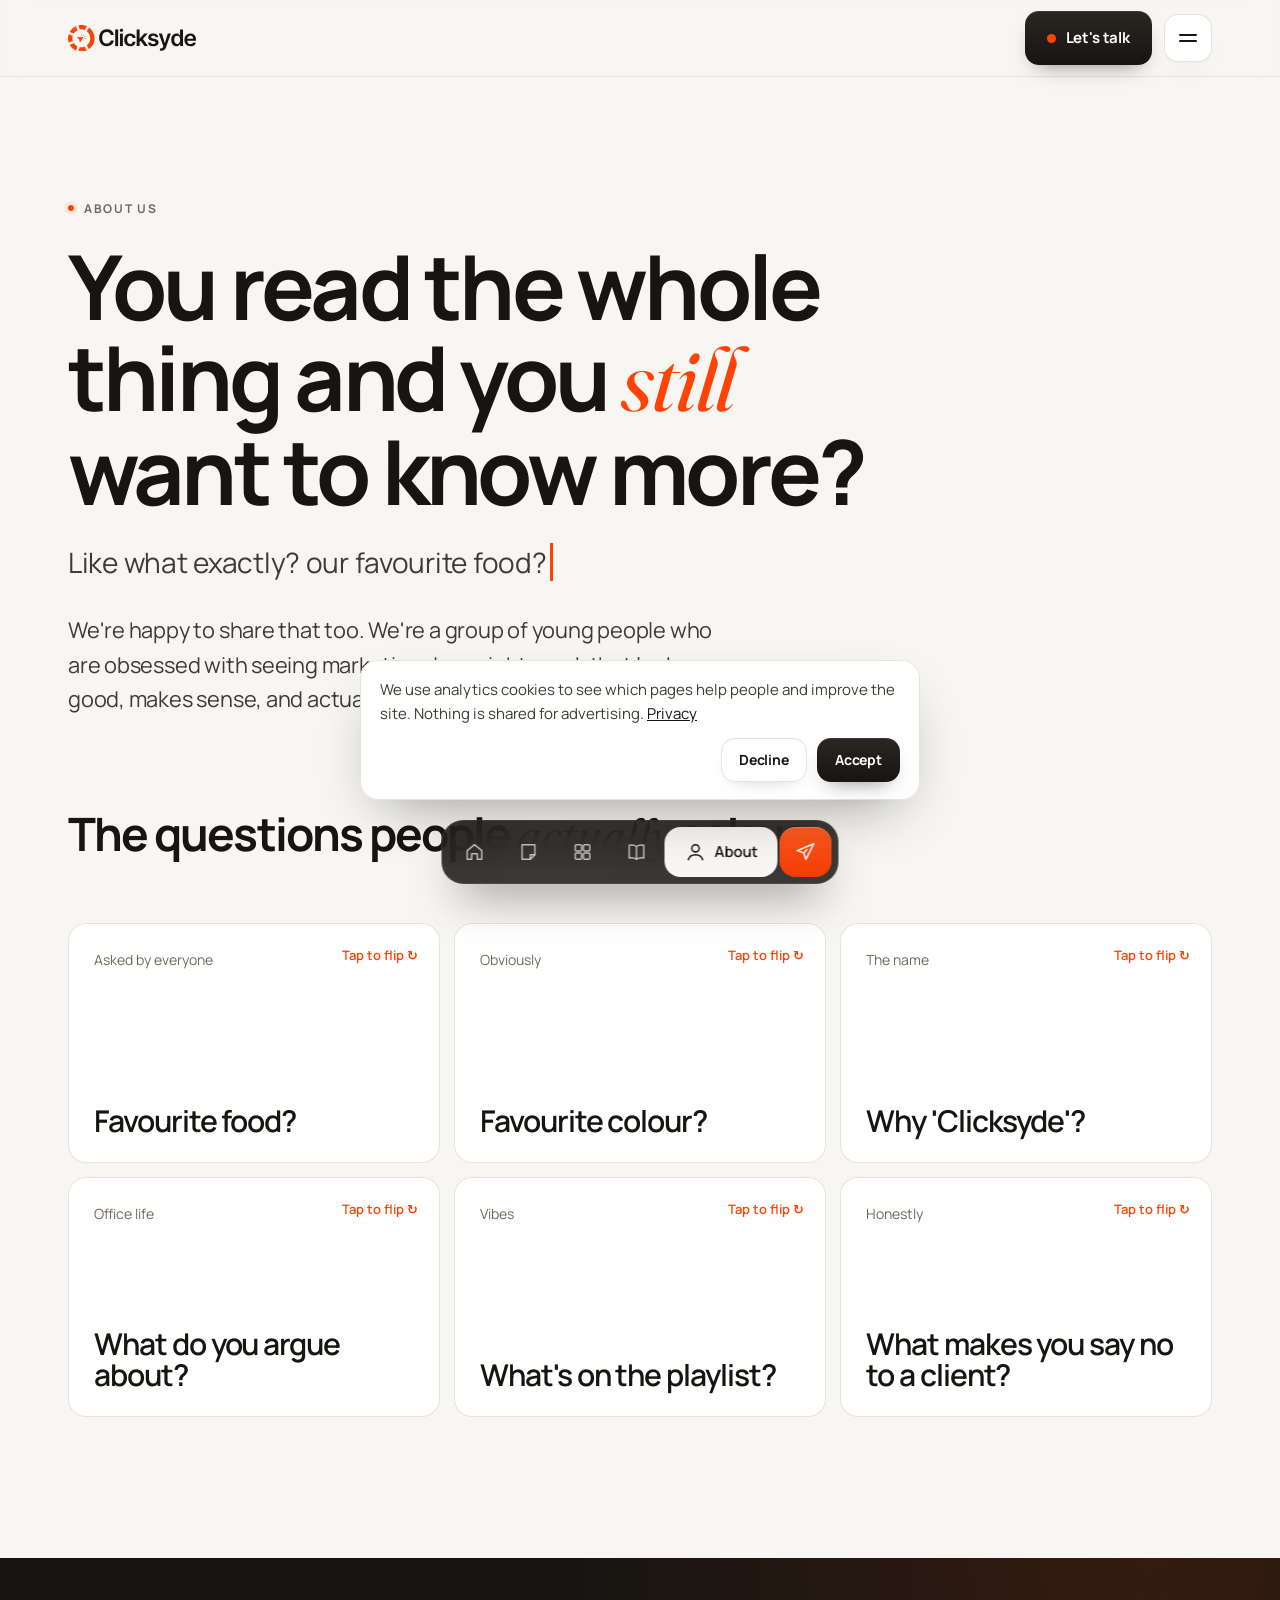
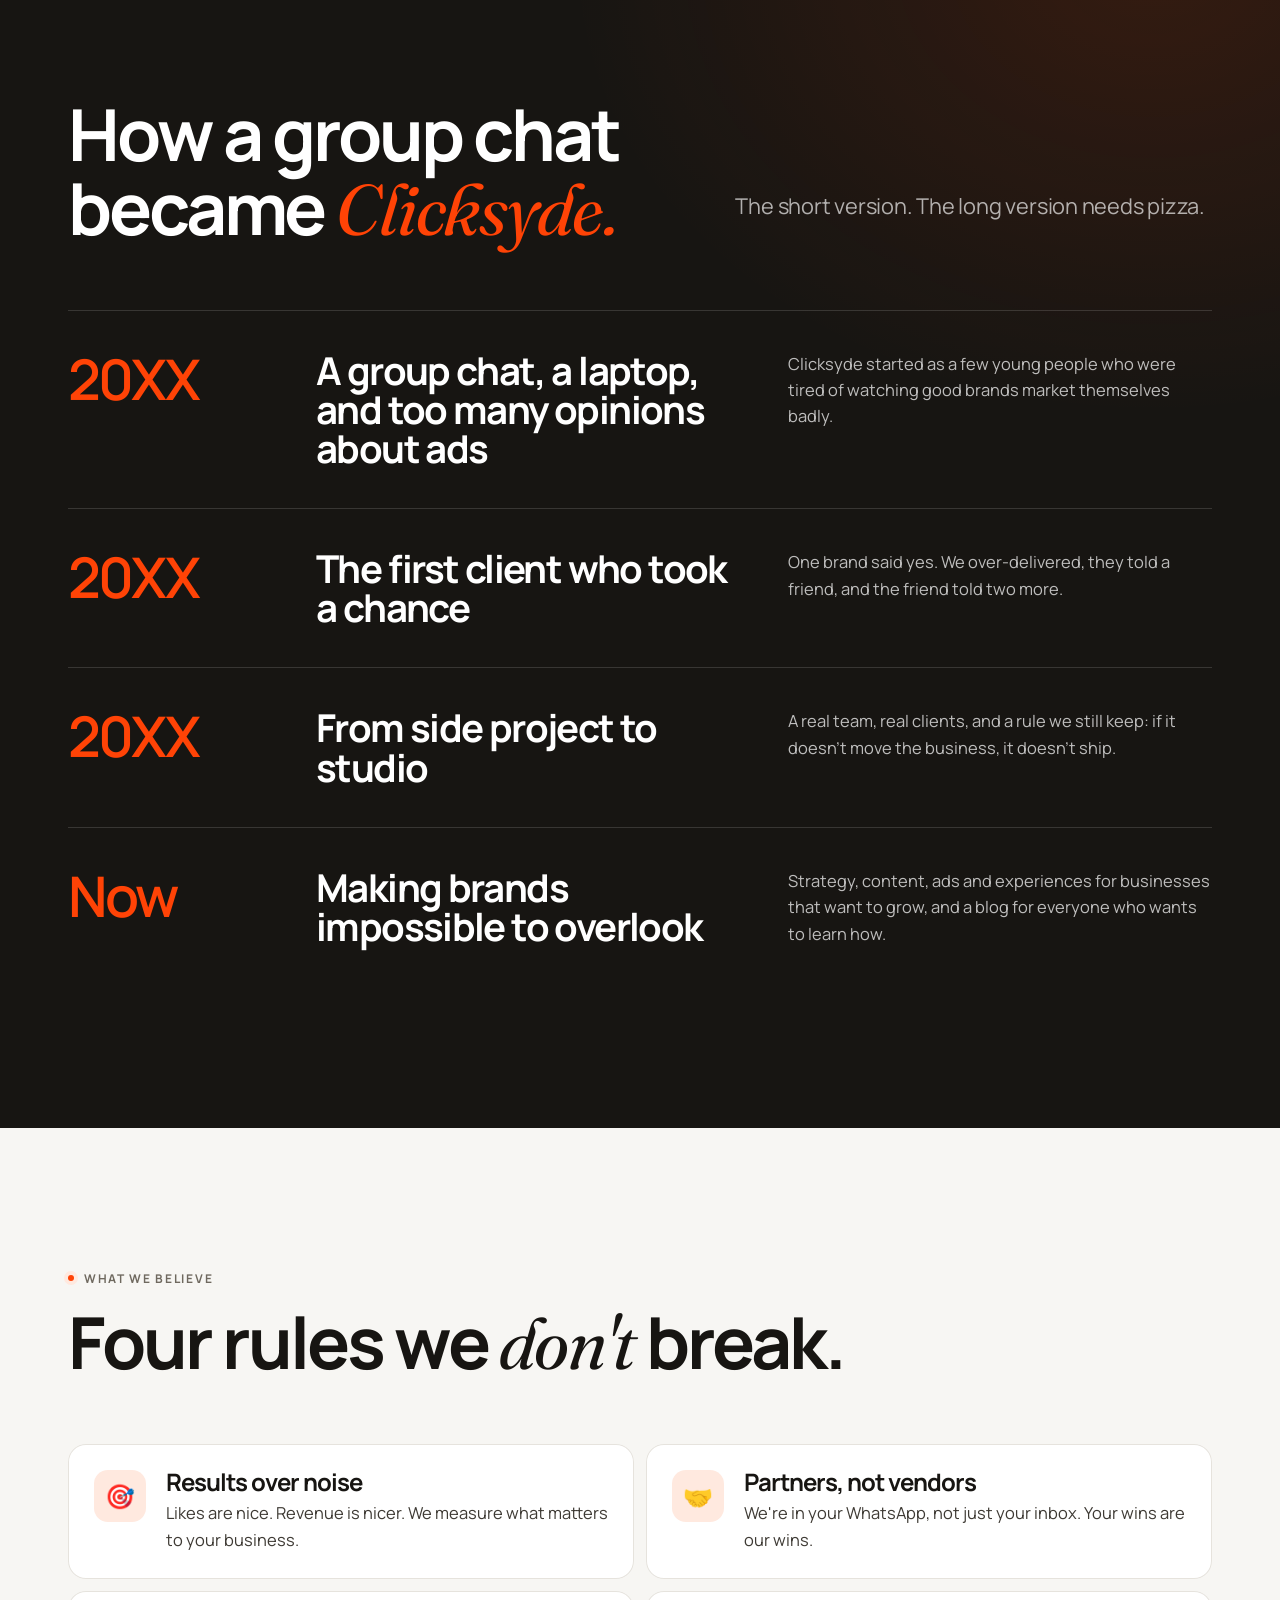
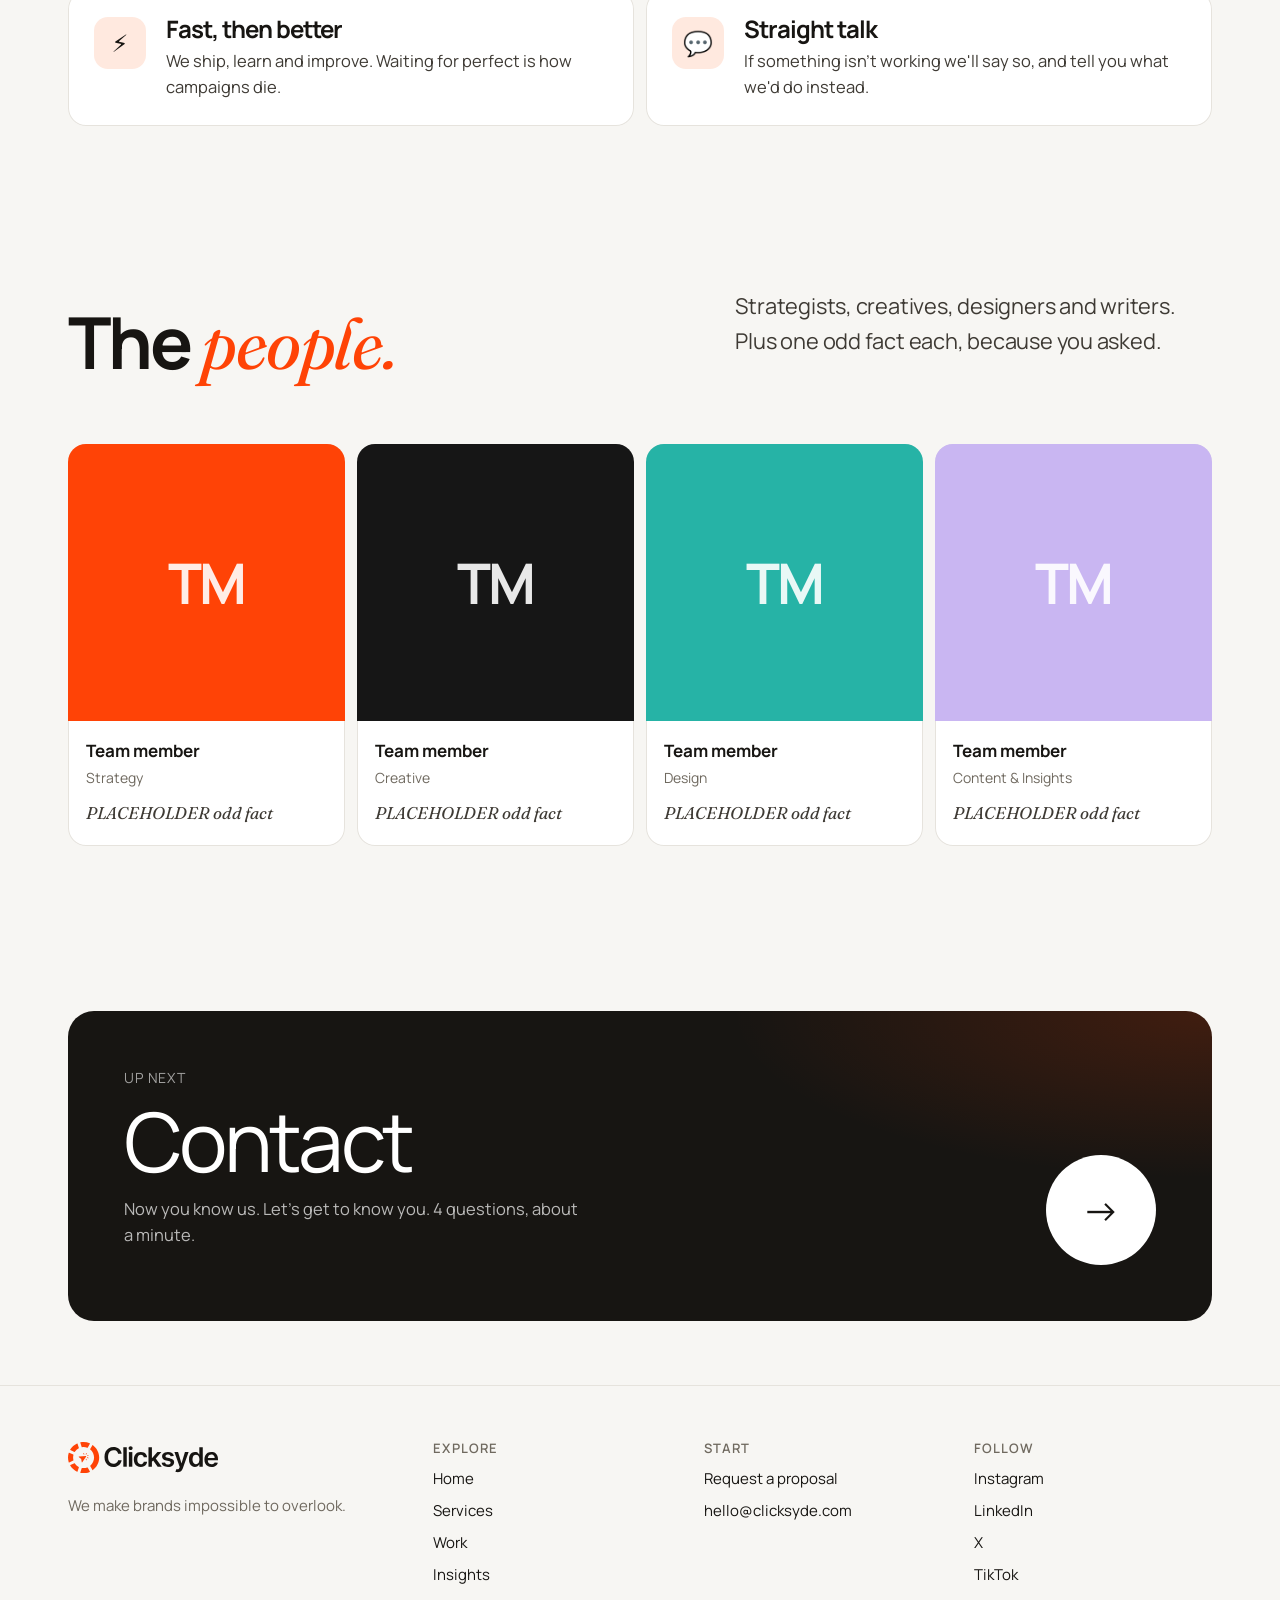
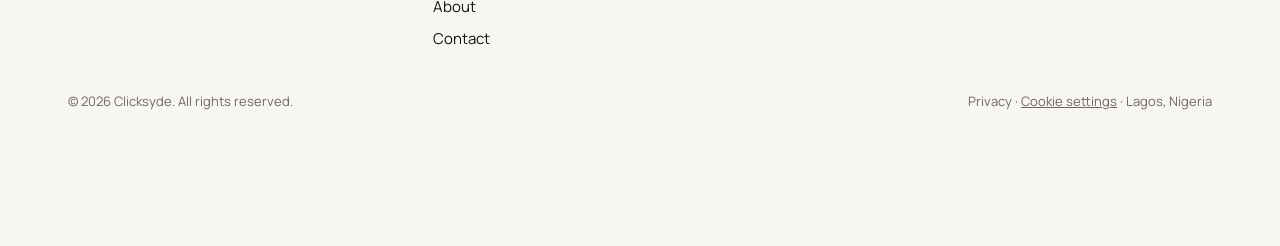
<file: about.html>
<!doctype html>
<html lang="en">
<head>
  <meta charset="utf-8">
  <meta name="viewport" content="width=device-width, initial-scale=1, viewport-fit=cover">
  <title>About Clicksyde | The Team Behind the Lagos Marketing Agency</title>
  <meta name="description" content="Meet the people behind Clicksyde, a Lagos marketing agency obsessed with work that looks good, makes sense and makes money.">
  <link rel="canonical" href="https://clicksyde.com/about">
  <meta property="og:type" content="website">
  <meta property="og:site_name" content="Clicksyde">
  <meta property="og:locale" content="en_NG">
  <meta property="og:url" content="https://clicksyde.com/about">
  <meta property="og:title" content="About Clicksyde | The Team Behind the Lagos Marketing Agency">
  <meta property="og:description" content="Meet the people behind Clicksyde, a Lagos marketing agency obsessed with work that looks good, makes sense and makes money.">
  <meta property="og:image" content="https://clicksyde.com/assets/share.jpg">
  <meta property="og:image:width" content="1200">
  <meta property="og:image:height" content="630">
  <meta property="og:image:alt" content="Clicksyde: PR, digital marketing and talent management in Lagos, Nigeria">
  <meta name="twitter:card" content="summary_large_image">
  <meta name="twitter:title" content="About Clicksyde | The Team Behind the Lagos Marketing Agency">
  <meta name="twitter:description" content="Meet the people behind Clicksyde, a Lagos marketing agency obsessed with work that looks good, makes sense and makes money.">
  <meta name="twitter:image" content="https://clicksyde.com/assets/share.jpg">
  <meta name="theme-color" content="#171512">
  <link rel="icon" href="assets/favicon.svg" type="image/svg+xml">
  <link rel="apple-touch-icon" href="assets/logo-512.png">
  <link rel="preconnect" href="https://fonts.googleapis.com"><link rel="preconnect" href="https://fonts.gstatic.com" crossorigin>
  <link href="https://fonts.googleapis.com/css2?family=Manrope:wght@400;500;600;700&family=Fraunces:ital,opsz,wght@1,9..144,400&display=swap" rel="stylesheet">
  <link rel="stylesheet" href="css/clicksyde.css?v=14">
</head>
<body data-page="about">
<main>

  <section class="opener curious">
    <div class="wrap">
      <span data-copy="about.1" class="eyebrow">About us</span>
      <h1 data-copy="about.2" class="rv">You read the whole thing and you <span class="serif accent">still</span> want to know more?</h1>
      <p class="lead rv rv-d1" style="font-size:clamp(20px,2.2vw,28px)"><span data-copy="about.3">Like what exactly?</span> <span class="typed" aria-live="polite"></span></p>
      <p data-copy="about.4" class="lead rv rv-d2">We're happy to share that too. We're a group of young people who are obsessed with seeing marketing done right: work that looks good, makes sense, and actually makes money.</p>
    </div>
  </section>

  <section class="sec" style="padding-top:0">
    <div class="wrap">
      <div class="sec-head"><h2 data-copy="about.5" class="h-md rv">The questions people <span class="serif">actually</span> ask us</h2></div>
      <div class="facts"></div>
    </div>
  </section>

  <section class="sec dark">
    <div class="wrap">
      <div class="sec-head split">
        <h2 data-copy="about.6" class="h-lg rv">How a group chat became <span class="serif accent">Clicksyde.</span></h2>
        <p data-copy="about.7" class="lead rv rv-d1">The short version. The long version needs pizza.</p>
      </div>
      <div class="chapters-story"></div>
    </div>
  </section>

  <section class="sec">
    <div class="wrap">
      <div class="sec-head"><span data-copy="about.8" class="eyebrow">What we believe</span><h2 data-copy="about.9" class="h-lg rv">Four rules we <span class="serif">don't</span> break.</h2></div>
      <div class="values"></div>
    </div>
  </section>

  <section class="sec" style="padding-top:0">
    <div class="wrap">
      <div class="sec-head split"><h2 data-copy="about.10" class="h-lg rv">The <span class="serif accent">people.</span></h2><p data-copy="about.11" class="lead rv rv-d1">Strategists, creatives, designers and writers. Plus one odd fact each, because you asked.</p></div>
      <div class="team"></div>
    </div>
  </section>
  <span data-next-line="Now you know us. Let's get to know you. 4 questions, about a minute."></span>

</main>
<script src="js/data.js?v=6"></script>
<script src="js/logo.js?v=1"></script>
<script src="js/content.js?v=13"></script>
<script src="js/app.js?v=17"></script>
</body>
</html>
</file>
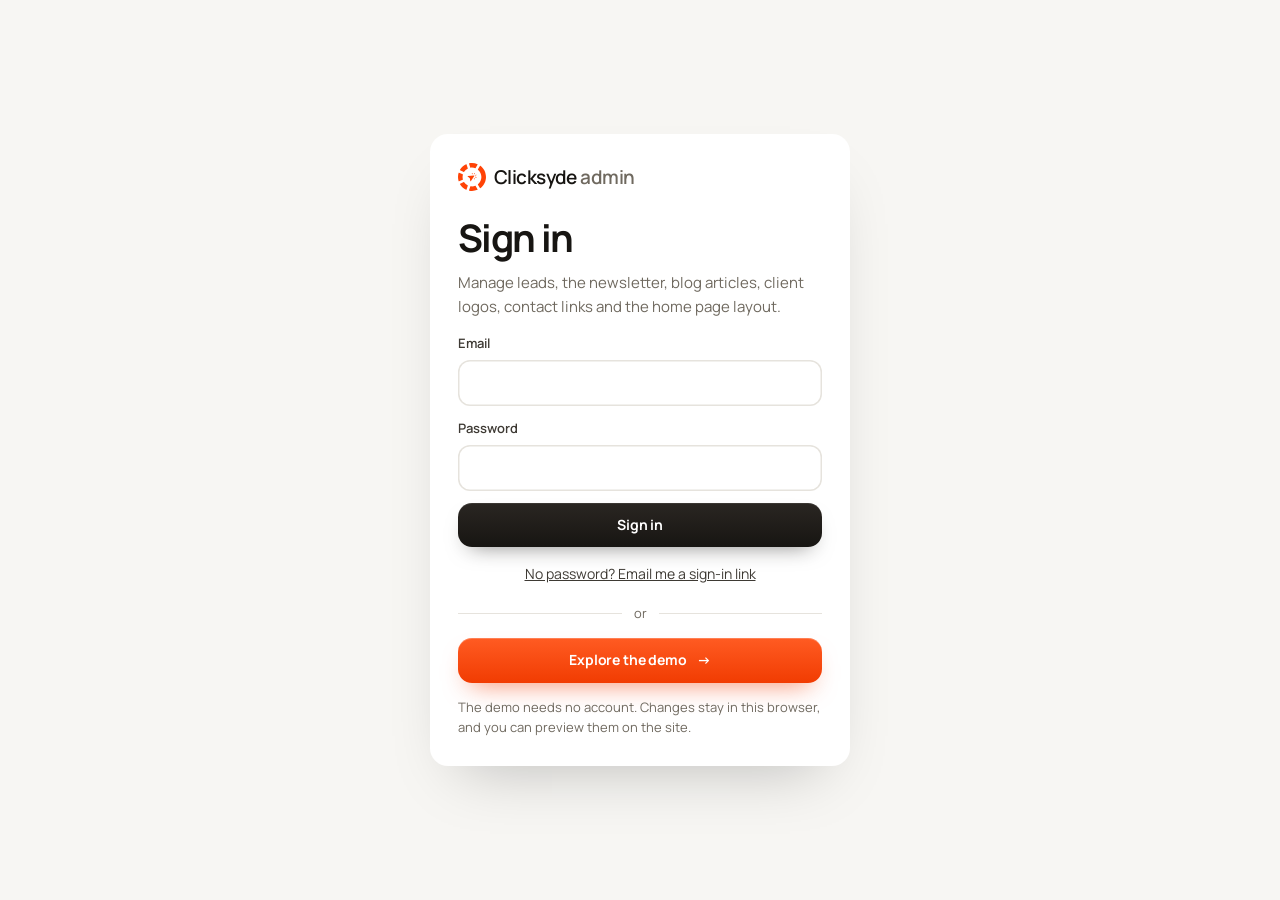
<file: admin.html>
<!doctype html>
<html lang="en">
<head>
  <meta charset="utf-8">
  <meta name="viewport" content="width=device-width, initial-scale=1, viewport-fit=cover">
  <title>Admin | Clicksyde</title>
  <meta name="robots" content="noindex, nofollow">
  <meta name="theme-color" content="#171512">
  <link rel="icon" href="assets/favicon.svg" type="image/svg+xml">
  <link rel="preconnect" href="https://fonts.googleapis.com"><link rel="preconnect" href="https://fonts.gstatic.com" crossorigin>
  <link href="https://fonts.googleapis.com/css2?family=Manrope:wght@400;500;600;700&family=Fraunces:ital,opsz,wght@1,9..144,400&display=swap" rel="stylesheet">
  <link rel="stylesheet" href="css/clicksyde.css?v=14">
  <link rel="stylesheet" href="css/admin.css?v=10">
</head>
<body data-page="admin" class="adm">
<div id="app" aria-live="polite"></div>
<div class="toast" role="status" aria-live="polite"></div>
<noscript><p style="padding:24px">The admin panel needs JavaScript.</p></noscript>
<script src="js/data.js?v=6"></script>
<script src="js/logo.js?v=1"></script>
<script src="js/content.js?v=13"></script>
<script src="js/admin.js?v=16"></script>
</body>
</html>
</file>
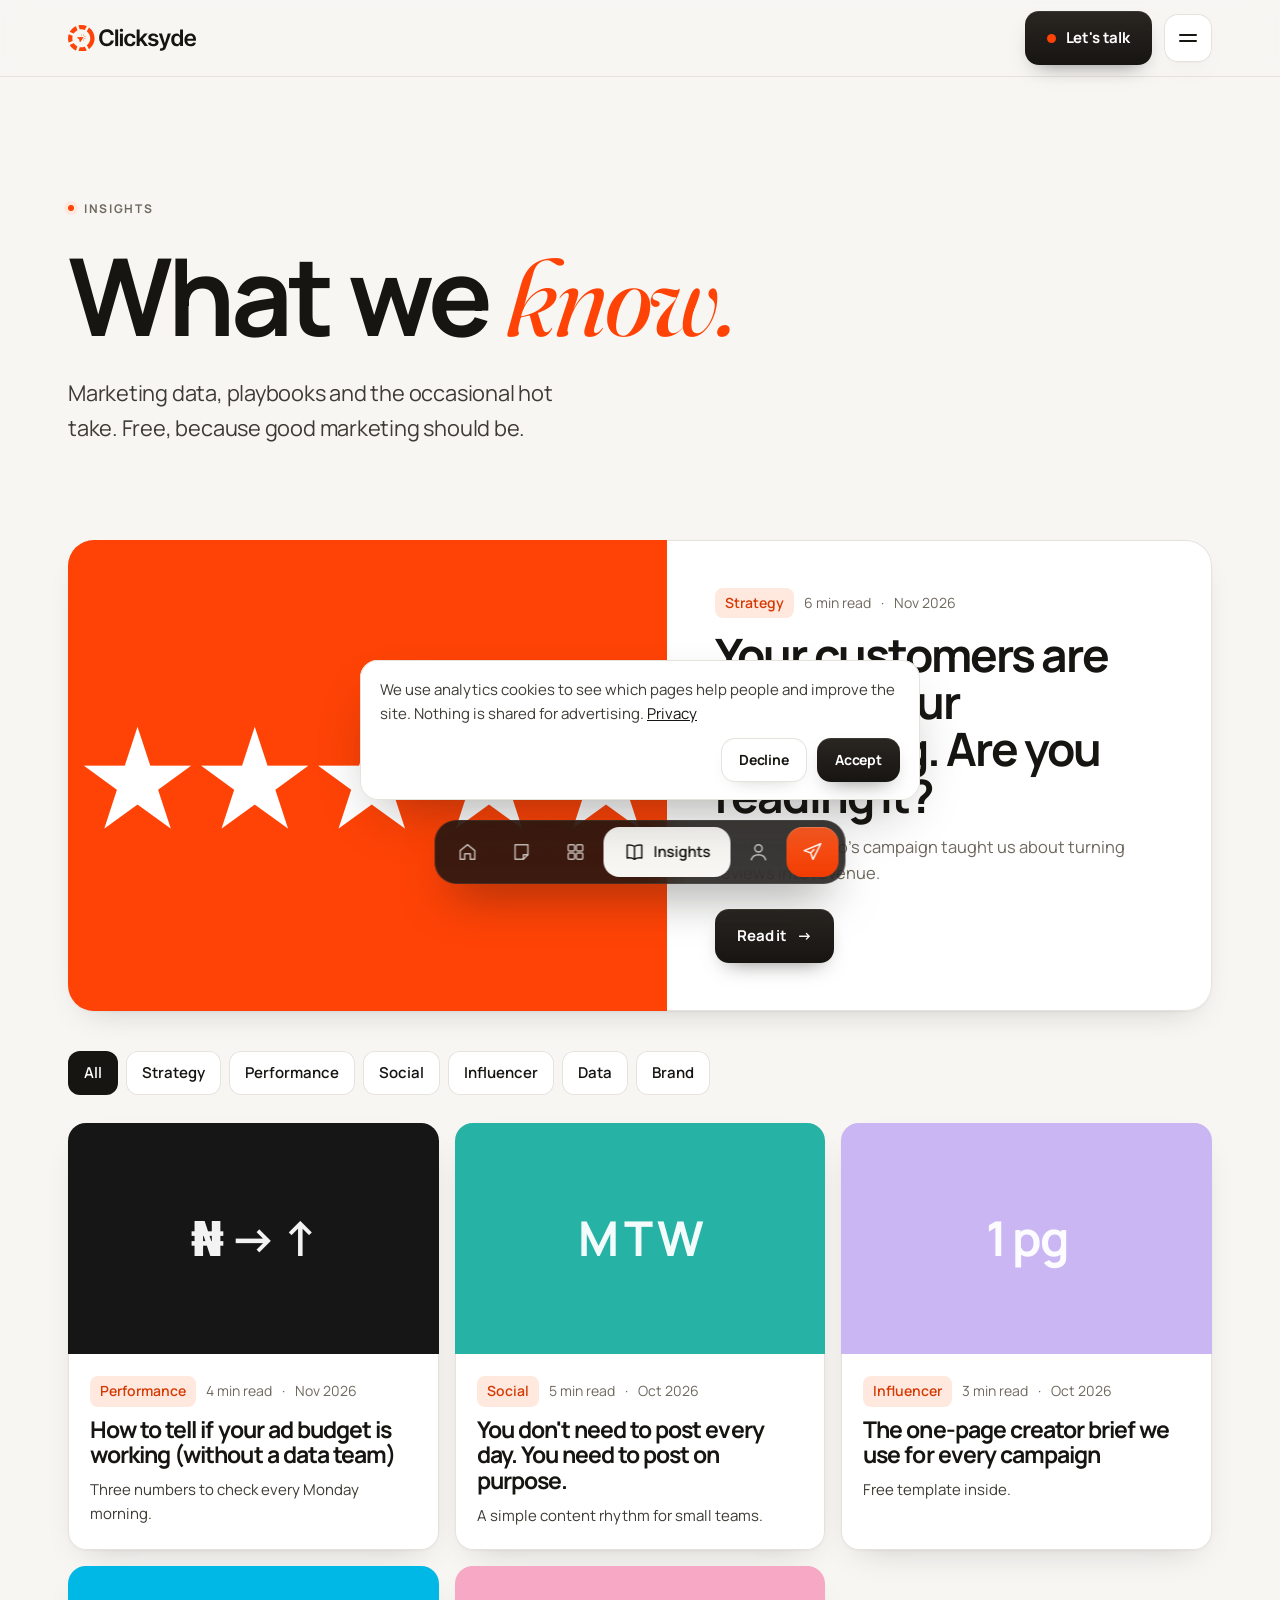
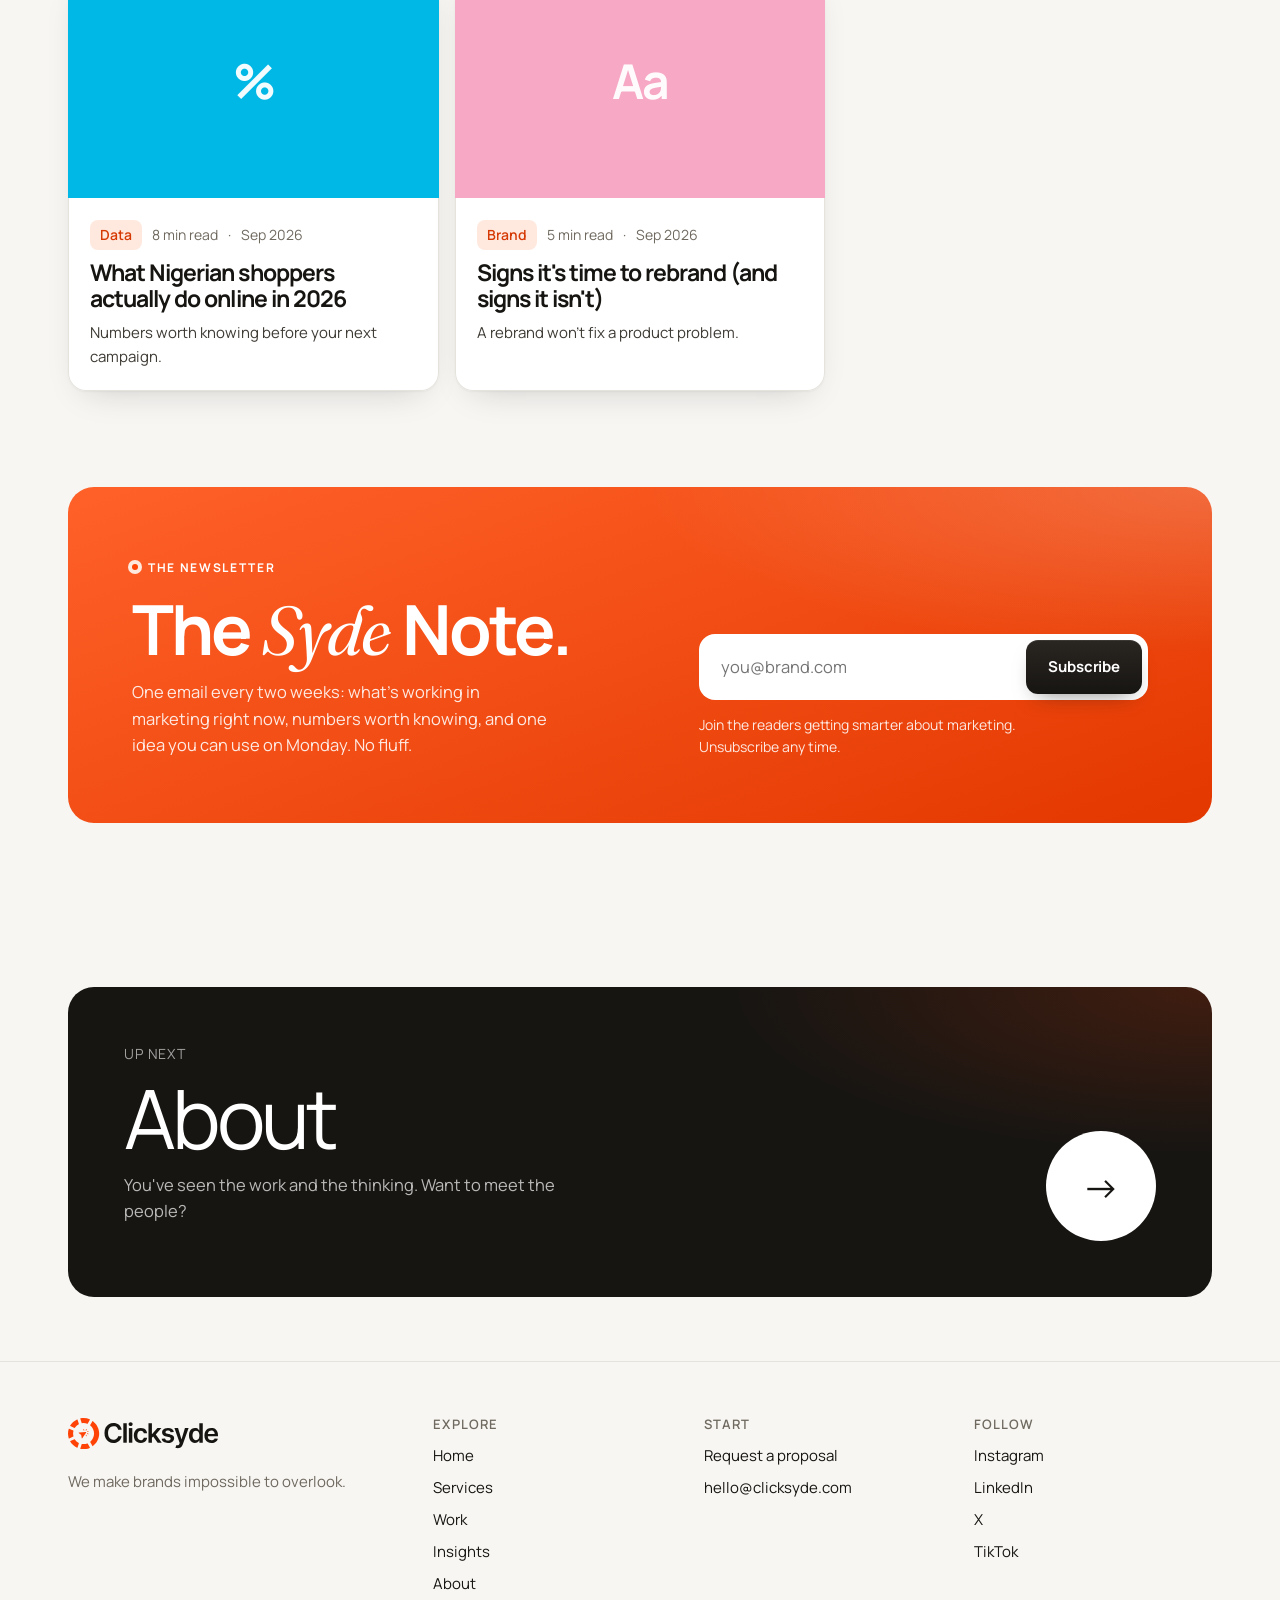
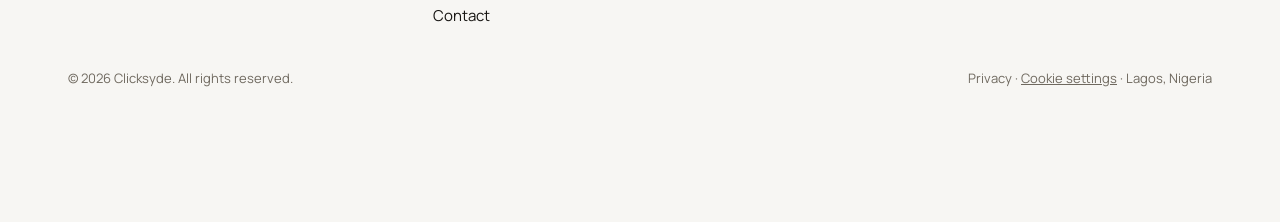
<file: insights.html>
<!doctype html>
<html lang="en">
<head>
  <meta charset="utf-8">
  <meta name="viewport" content="width=device-width, initial-scale=1, viewport-fit=cover">
  <title>Marketing Insights &amp; Playbooks | Clicksyde</title>
  <meta name="description" content="Marketing data, playbooks and ideas from the Clicksyde team in Lagos. Plus The Syde Note, our newsletter on what&#x27;s working in marketing right now.">
  <link rel="canonical" href="https://clicksyde.com/insights">
  <meta property="og:type" content="website">
  <meta property="og:site_name" content="Clicksyde">
  <meta property="og:locale" content="en_NG">
  <meta property="og:url" content="https://clicksyde.com/insights">
  <meta property="og:title" content="Marketing Insights &amp; Playbooks | Clicksyde">
  <meta property="og:description" content="Marketing data, playbooks and ideas from the Clicksyde team in Lagos. Plus The Syde Note, our newsletter on what&#x27;s working in marketing right now.">
  <meta property="og:image" content="https://clicksyde.com/assets/share.jpg">
  <meta property="og:image:width" content="1200">
  <meta property="og:image:height" content="630">
  <meta property="og:image:alt" content="Clicksyde: PR, digital marketing and talent management in Lagos, Nigeria">
  <meta name="twitter:card" content="summary_large_image">
  <meta name="twitter:title" content="Marketing Insights &amp; Playbooks | Clicksyde">
  <meta name="twitter:description" content="Marketing data, playbooks and ideas from the Clicksyde team in Lagos. Plus The Syde Note, our newsletter on what&#x27;s working in marketing right now.">
  <meta name="twitter:image" content="https://clicksyde.com/assets/share.jpg">
  <meta name="theme-color" content="#171512">
  <link rel="icon" href="assets/favicon.svg" type="image/svg+xml">
  <link rel="apple-touch-icon" href="assets/logo-512.png">
  <link rel="preconnect" href="https://fonts.googleapis.com"><link rel="preconnect" href="https://fonts.gstatic.com" crossorigin>
  <link href="https://fonts.googleapis.com/css2?family=Manrope:wght@400;500;600;700&family=Fraunces:ital,opsz,wght@1,9..144,400&display=swap" rel="stylesheet">
  <link rel="stylesheet" href="css/clicksyde.css?v=14">
</head>
<body data-page="insights">
<main>

  <section class="opener">
    <div class="wrap">
      <span data-copy="insights.1" class="eyebrow">Insights</span>
      <h1 data-copy="insights.2" class="h-xl rv">What we <span class="serif accent">know.</span></h1>
      <p data-copy="insights.3" class="lead rv rv-d1">Marketing data, playbooks and the occasional hot take. Free, because good marketing should be.</p>
    </div>
  </section>

  <section style="padding-bottom:72px">
    <div class="wrap">
      <div class="featured-slot"></div>
      <div class="feed-filters" role="group" aria-label="Filter articles" style="margin-top:40px"></div>
      <div class="posts"></div>
    </div>
  </section>

  <section class="sec" id="newsletter" style="padding-top:24px">
    <div class="wrap">
      <div class="newsletter rv">
        <div><span data-copy="insights.4" class="eyebrow" style="color:#fff">The newsletter</span>
          <h2 data-copy="insights.5" style="margin-top:16px">The <span class="serif">Syde</span> Note.</h2>
          <p data-copy="insights.6">One email every two weeks: what's working in marketing right now, numbers worth knowing, and one idea you can use on Monday. No fluff.</p></div>
        <div>
          <form class="nl-form" novalidate><label class="sr-only" for="nl-email">Email</label>
            <input id="nl-email" type="email" placeholder="you@brand.com" autocomplete="email"><button data-copy="insights.7" class="btn btn-dark" type="submit">Subscribe</button></form>
          <p data-copy="insights.8" class="nl-note">Join the readers getting smarter about marketing. Unsubscribe any time.</p>
        </div>
      </div>
    </div>
  </section>

  <div class="reader" role="dialog" aria-modal="true" aria-label="Article">
    <div class="bar"><span data-copy="insights.9" class="eyebrow">Insights</span><button data-copy="insights.10">✕ Close</button></div>
    <article></article>
  </div>
  <span data-next-line="You've seen the work and the thinking. Want to meet the people?"></span>

</main>
<script src="js/data.js?v=6"></script>
<script src="js/logo.js?v=1"></script>
<script src="js/content.js?v=13"></script>
<script src="js/app.js?v=17"></script>
</body>
</html>
</file>
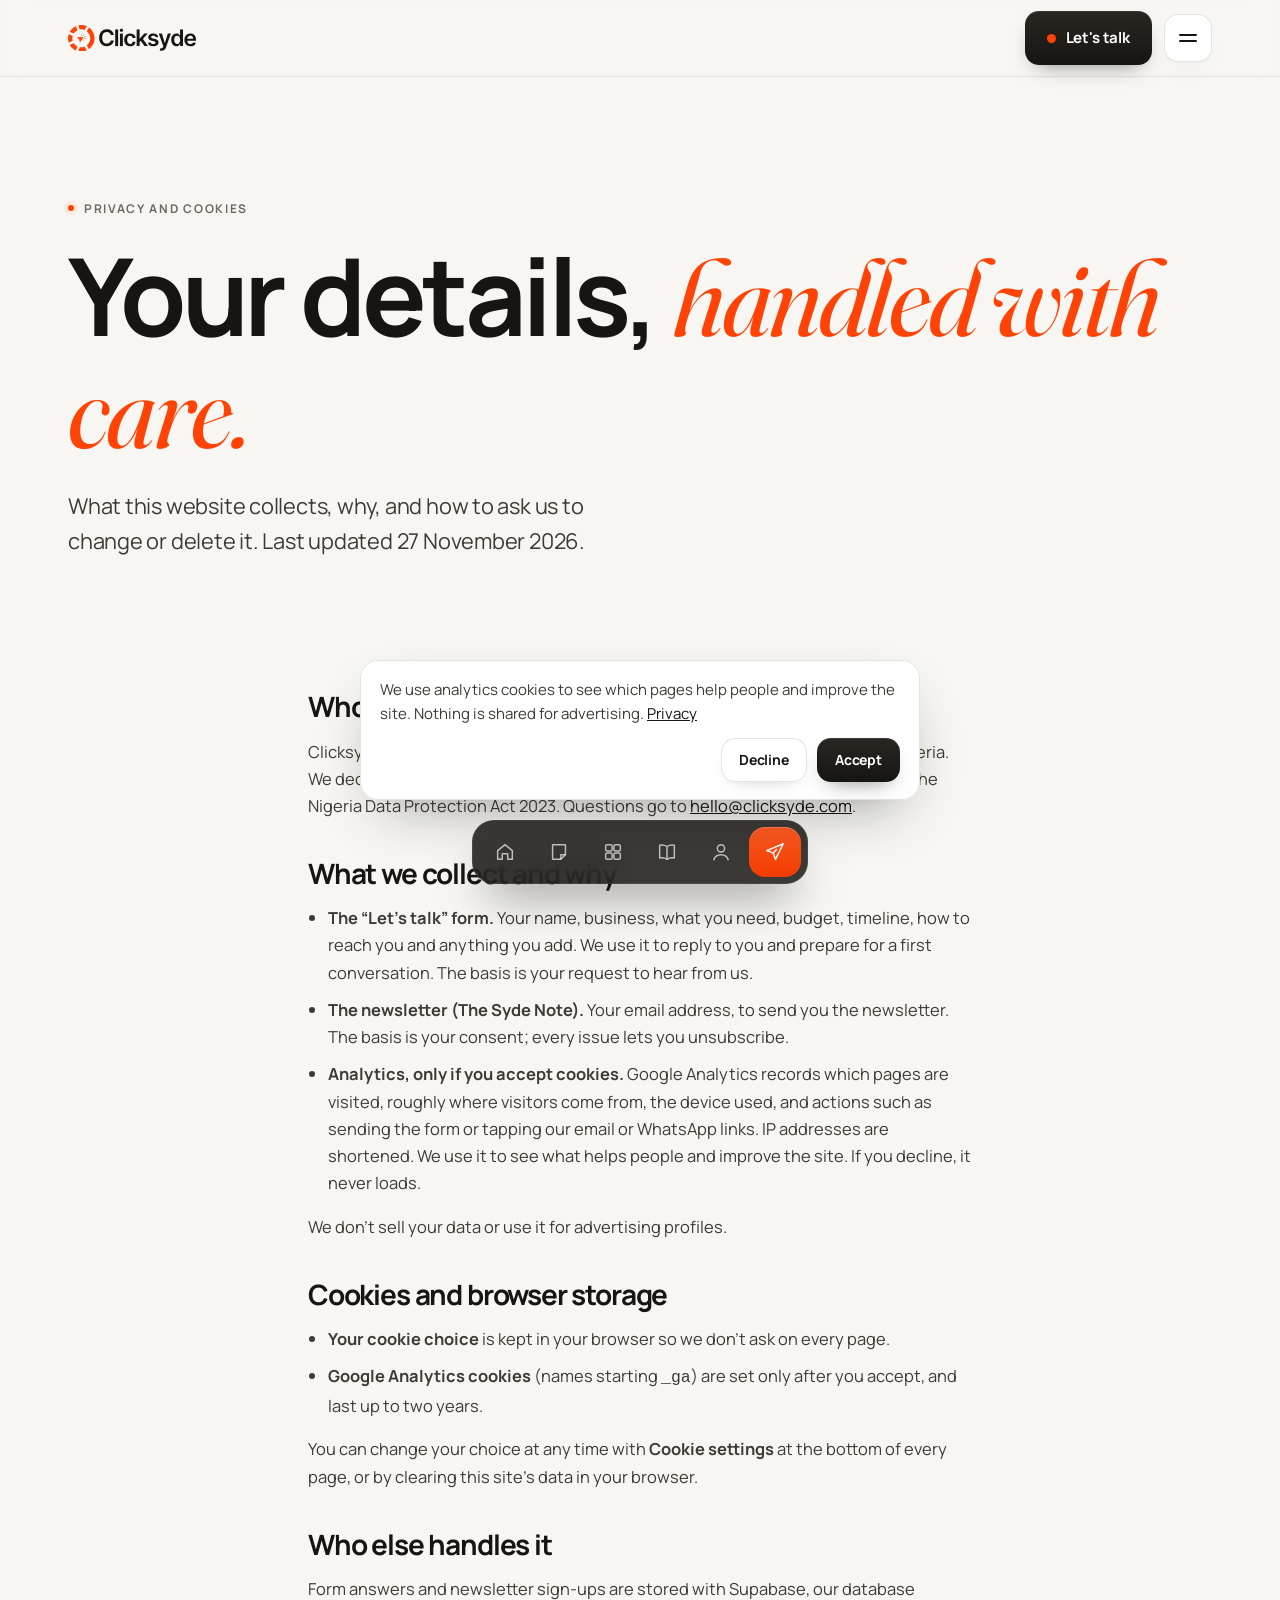
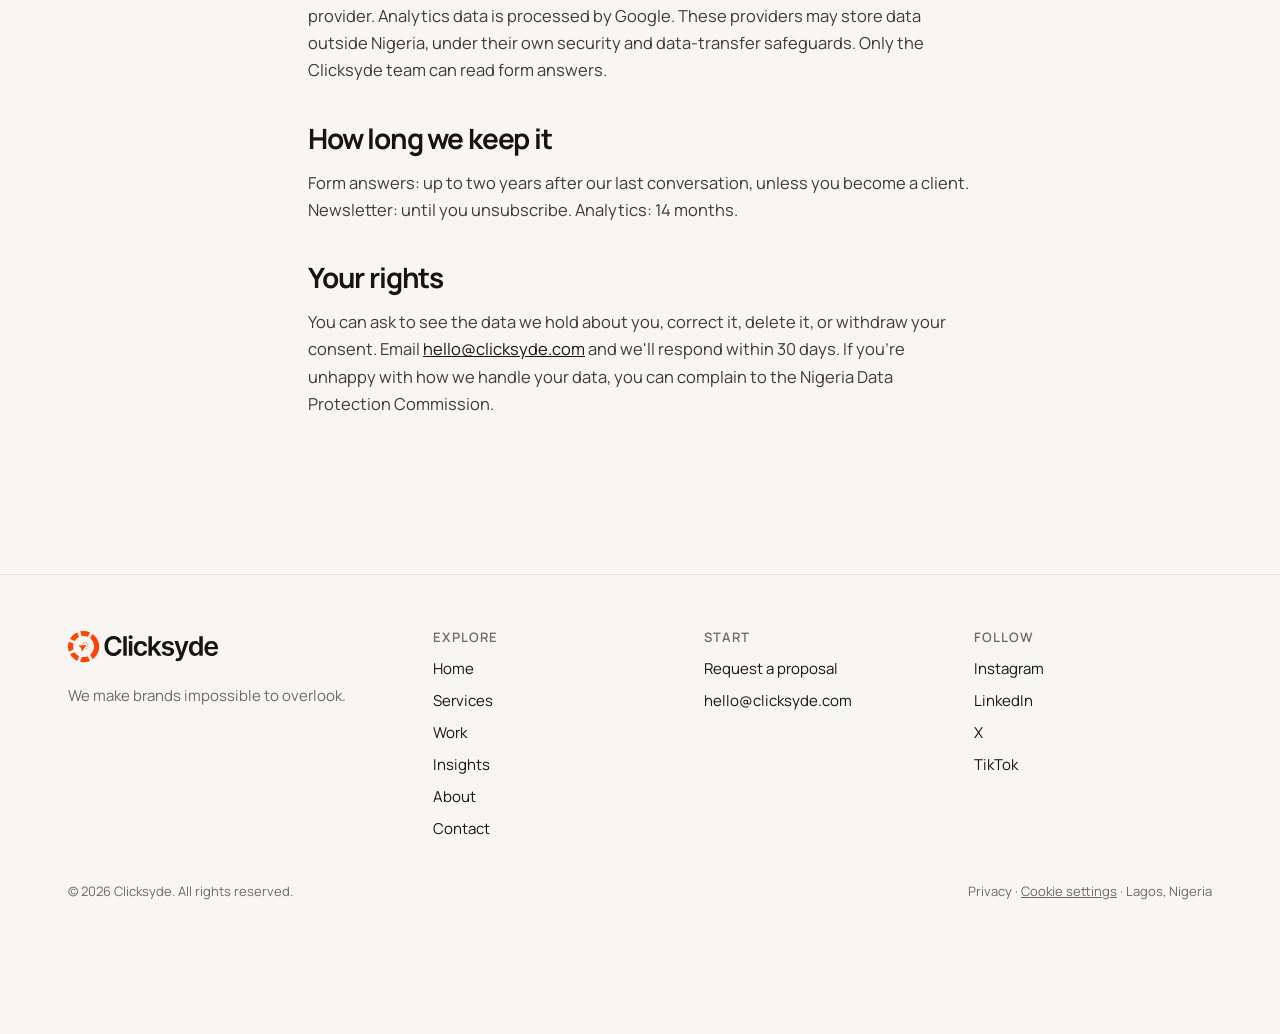
<file: privacy.html>
<!doctype html>
<html lang="en">
<head>
  <meta charset="utf-8">
  <meta name="viewport" content="width=device-width, initial-scale=1, viewport-fit=cover">
  <title>Privacy and Cookies | Clicksyde</title>
  <meta name="description" content="What Clicksyde collects through this website, why, how long we keep it and how to ask us to change or delete it.">
  <link rel="canonical" href="https://clicksyde.com/privacy">
  <meta property="og:type" content="website">
  <meta property="og:site_name" content="Clicksyde">
  <meta property="og:url" content="https://clicksyde.com/privacy">
  <meta property="og:title" content="Privacy and Cookies | Clicksyde">
  <meta property="og:image" content="https://clicksyde.com/assets/share.jpg">
  <meta name="theme-color" content="#171512">
  <link rel="icon" href="assets/favicon.svg" type="image/svg+xml">
  <link rel="apple-touch-icon" href="assets/logo-512.png">
  <link rel="preconnect" href="https://fonts.googleapis.com"><link rel="preconnect" href="https://fonts.gstatic.com" crossorigin>
  <link href="https://fonts.googleapis.com/css2?family=Manrope:wght@400;500;600;700&family=Fraunces:ital,opsz,wght@1,9..144,400&display=swap" rel="stylesheet">
  <link rel="stylesheet" href="css/clicksyde.css?v=14">
</head>
<body data-page="privacy">
<main>
  <section class="opener">
    <div class="wrap">
      <span class="eyebrow">Privacy and cookies</span>
      <h1 class="h-xl">Your details, <span class="serif accent">handled with care.</span></h1>
      <p class="lead">What this website collects, why, and how to ask us to change or delete it. Last updated 27 November 2026.</p>
    </div>
  </section>
  <section class="sec" style="padding-top:0">
    <div class="wrap legal-doc">
      <h2>Who we are</h2>
      <p>Clicksyde is a PR, digital marketing and talent management agency in Lagos, Nigeria. We decide how the personal data collected on this website is used, in line with the Nigeria Data Protection Act 2023. Questions go to <a data-contact-email href="#"></a>.</p>

      <h2>What we collect and why</h2>
      <ul>
        <li><b>The “Let's talk” form.</b> Your name, business, what you need, budget, timeline, how to reach you and anything you add. We use it to reply to you and prepare for a first conversation. The basis is your request to hear from us.</li>
        <li><b>The newsletter (The Syde Note).</b> Your email address, to send you the newsletter. The basis is your consent; every issue lets you unsubscribe.</li>
        <li><b>Analytics, only if you accept cookies.</b> Google Analytics records which pages are visited, roughly where visitors come from, the device used, and actions such as sending the form or tapping our email or WhatsApp links. IP addresses are shortened. We use it to see what helps people and improve the site. If you decline, it never loads.</li>
      </ul>
      <p>We don't sell your data or use it for advertising profiles.</p>

      <h2>Cookies and browser storage</h2>
      <ul>
        <li><b>Your cookie choice</b> is kept in your browser so we don't ask on every page.</li>
        <li><b>Google Analytics cookies</b> (names starting <code>_ga</code>) are set only after you accept, and last up to two years.</li>
      </ul>
      <p>You can change your choice at any time with <b>Cookie settings</b> at the bottom of every page, or by clearing this site's data in your browser.</p>

      <h2>Who else handles it</h2>
      <p>Form answers and newsletter sign-ups are stored with Supabase, our database provider. Analytics data is processed by Google. These providers may store data outside Nigeria, under their own security and data-transfer safeguards. Only the Clicksyde team can read form answers.</p>

      <h2>How long we keep it</h2>
      <p>Form answers: up to two years after our last conversation, unless you become a client. Newsletter: until you unsubscribe. Analytics: 14 months.</p>

      <h2>Your rights</h2>
      <p>You can ask to see the data we hold about you, correct it, delete it, or withdraw your consent. Email <a data-contact-email href="#"></a> and we'll respond within 30 days. If you're unhappy with how we handle your data, you can complain to the Nigeria Data Protection Commission.</p>
    </div>
  </section>
</main>
<script src="js/data.js?v=6"></script>
<script src="js/logo.js?v=1"></script>
<script src="js/content.js?v=13"></script>
<script src="js/app.js?v=17"></script>
</body>
</html>
</file>
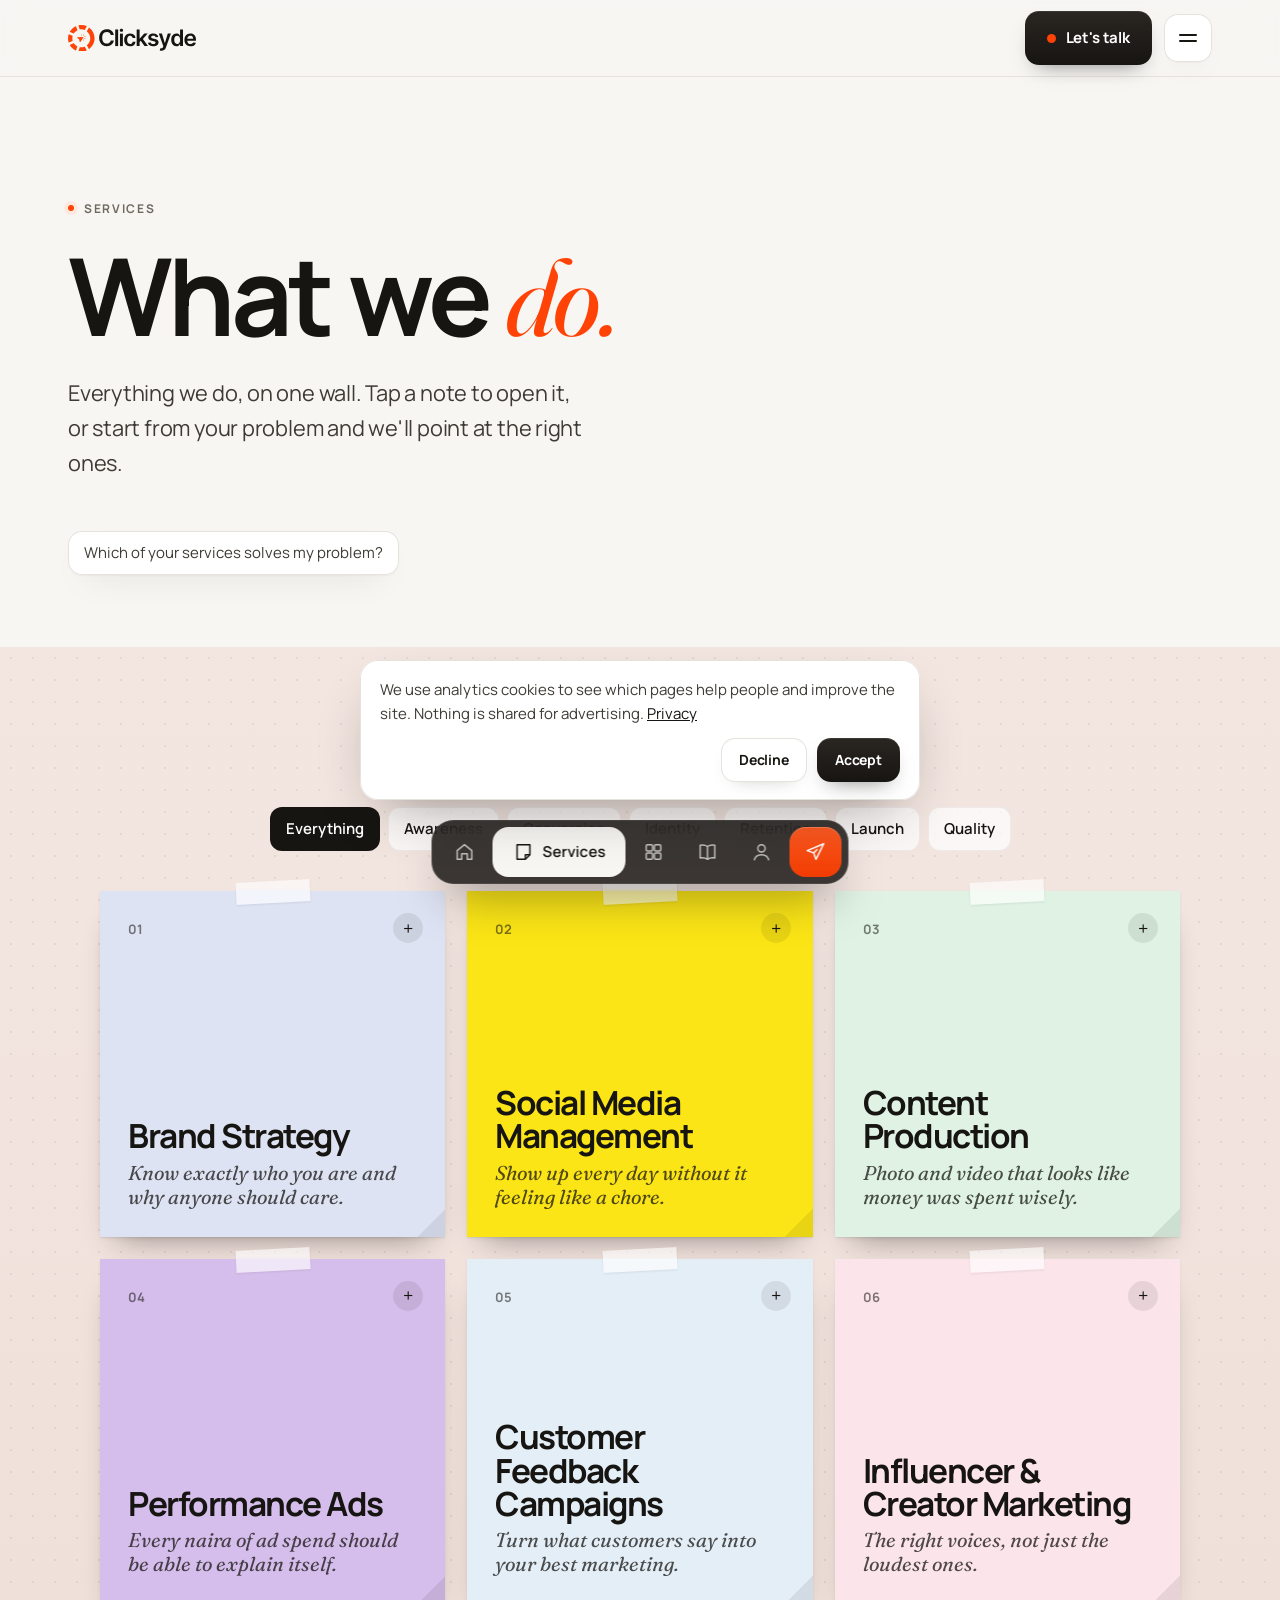
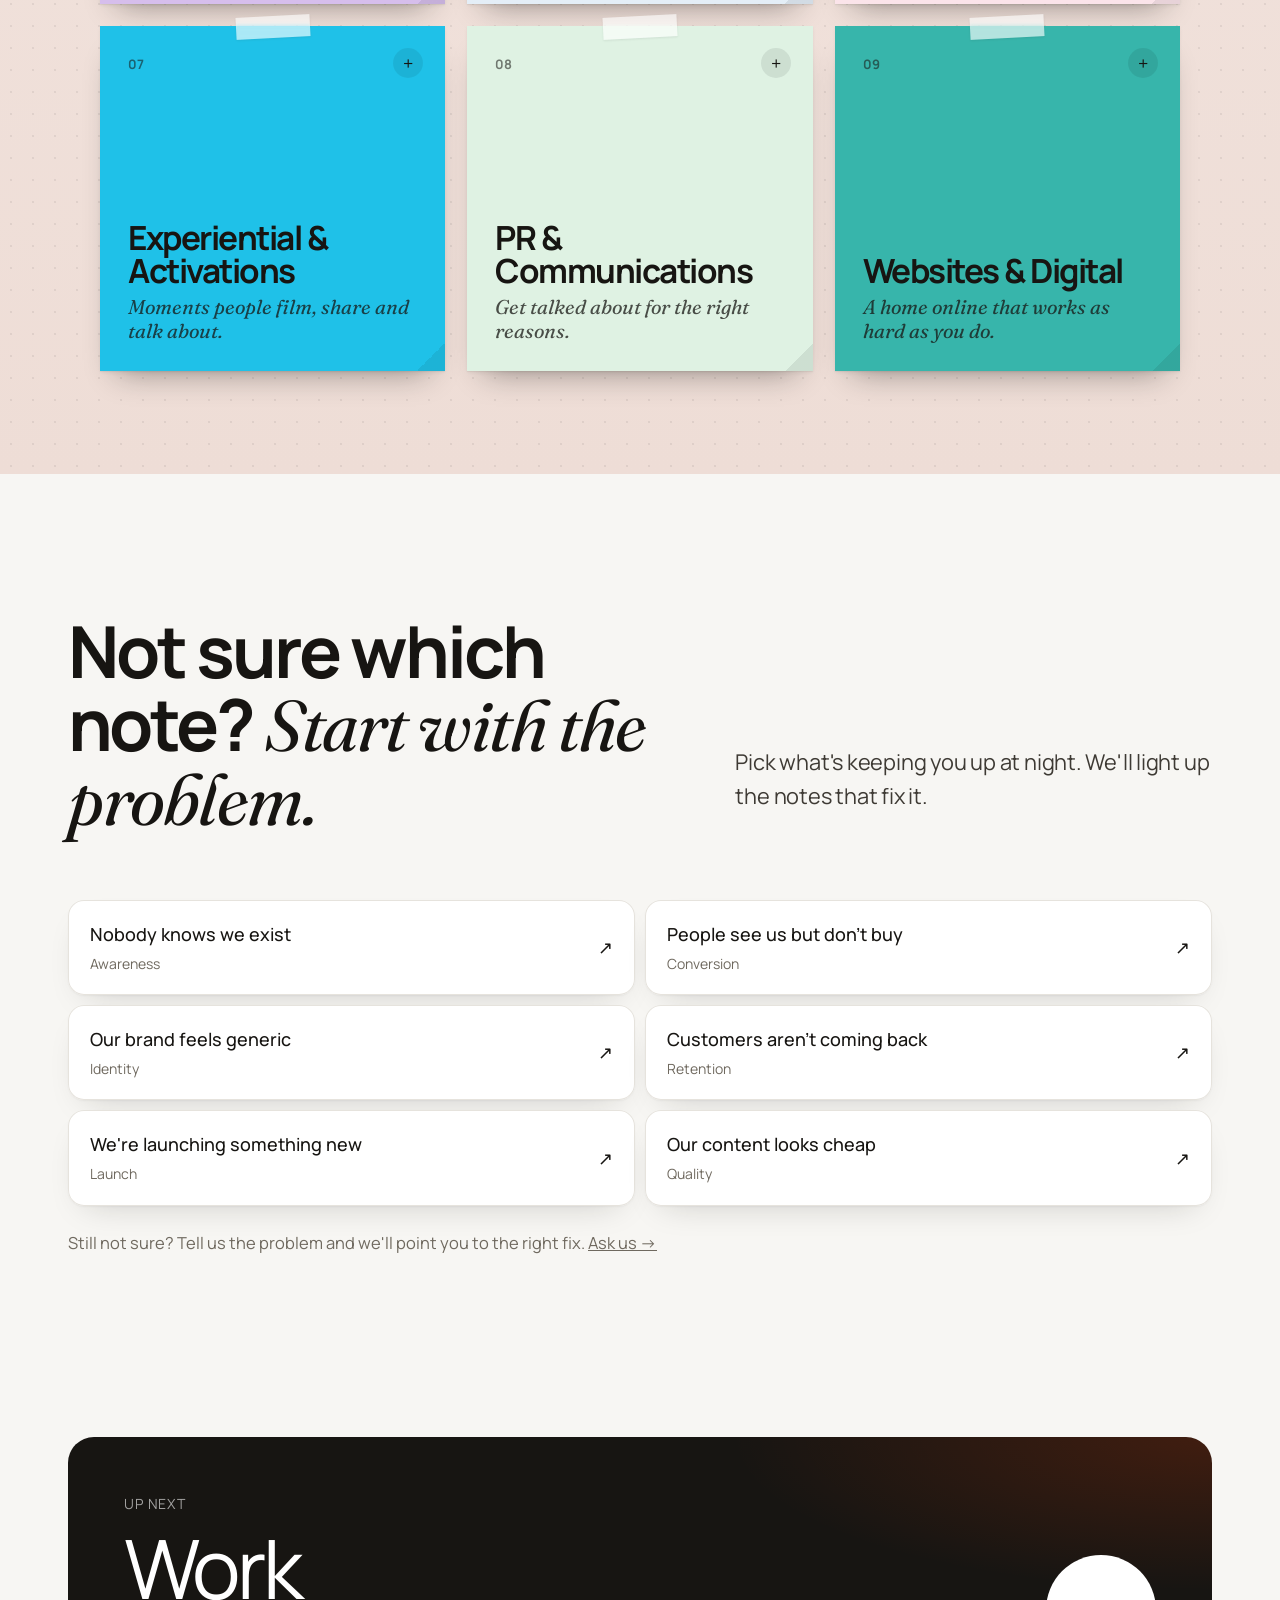
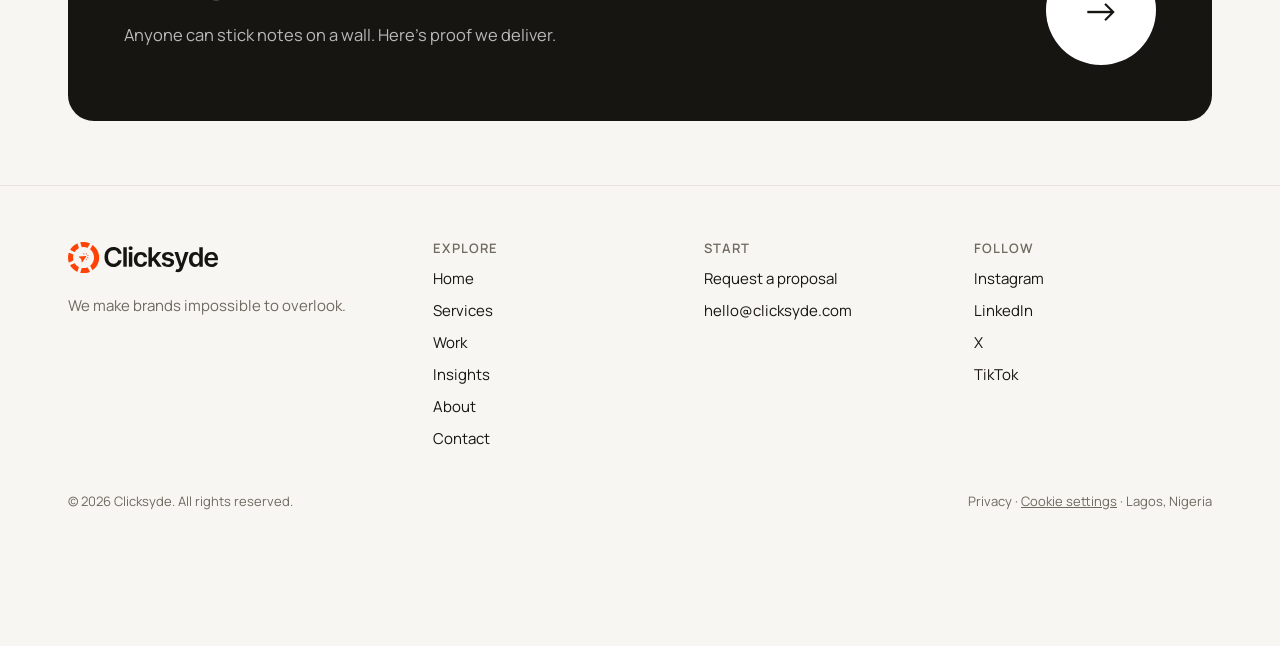
<file: services.html>
<!doctype html>
<html lang="en">
<head>
  <meta charset="utf-8">
  <meta name="viewport" content="width=device-width, initial-scale=1, viewport-fit=cover">
  <title>PR, Social Media &amp; Performance Marketing | Clicksyde</title>
  <meta name="description" content="Brand strategy, social media, content, performance ads, influencer marketing, PR and activations for ambitious brands in Lagos and across Nigeria.">
  <link rel="canonical" href="https://clicksyde.com/services">
  <meta property="og:type" content="website">
  <meta property="og:site_name" content="Clicksyde">
  <meta property="og:locale" content="en_NG">
  <meta property="og:url" content="https://clicksyde.com/services">
  <meta property="og:title" content="PR, Social Media &amp; Performance Marketing | Clicksyde">
  <meta property="og:description" content="Brand strategy, social media, content, performance ads, influencer marketing, PR and activations for ambitious brands in Lagos and across Nigeria.">
  <meta property="og:image" content="https://clicksyde.com/assets/share.jpg">
  <meta property="og:image:width" content="1200">
  <meta property="og:image:height" content="630">
  <meta property="og:image:alt" content="Clicksyde: PR, digital marketing and talent management in Lagos, Nigeria">
  <meta name="twitter:card" content="summary_large_image">
  <meta name="twitter:title" content="PR, Social Media &amp; Performance Marketing | Clicksyde">
  <meta name="twitter:description" content="Brand strategy, social media, content, performance ads, influencer marketing, PR and activations for ambitious brands in Lagos and across Nigeria.">
  <meta name="twitter:image" content="https://clicksyde.com/assets/share.jpg">
  <meta name="theme-color" content="#171512">
  <link rel="icon" href="assets/favicon.svg" type="image/svg+xml">
  <link rel="apple-touch-icon" href="assets/logo-512.png">
  <link rel="preconnect" href="https://fonts.googleapis.com"><link rel="preconnect" href="https://fonts.gstatic.com" crossorigin>
  <link href="https://fonts.googleapis.com/css2?family=Manrope:wght@400;500;600;700&family=Fraunces:ital,opsz,wght@1,9..144,400&display=swap" rel="stylesheet">
  <link rel="stylesheet" href="css/clicksyde.css?v=14">
</head>
<body data-page="wall">
<main>

  <section class="opener">
    <div class="wrap">
      <span data-copy="services.1" class="eyebrow">Services</span>
      <h1 data-copy="services.2" class="h-xl rv">What we <span class="serif accent">do.</span></h1>
      <p data-copy="services.3" class="lead rv rv-d1">Everything we do, on one wall. Tap a note to open it, or start from your problem and we'll point at the right ones.</p>
      <span data-copy="services.4" class="q rv rv-d2">Which of your services solves my problem?</span>
    </div>
  </section>

  <section class="wall-sec" aria-label="Services">
    <div class="wrap">
      <p data-copy="services.5" class="hint">Tap a note to read it</p>
      <div class="filters" role="group" aria-label="Filter by problem"></div>
      <div class="wall"></div>
    </div>
  </section>

  <section class="sec">
    <div class="wrap">
      <div class="sec-head split">
        <h2 data-copy="services.6" class="h-lg rv">Not sure which note? <span class="serif">Start with the problem.</span></h2>
        <p data-copy="services.7" class="lead rv rv-d1">Pick what's keeping you up at night. We'll light up the notes that fix it.</p>
      </div>
      <div class="finder"></div>
      <p data-copy="services.8" class="muted" style="margin-top:24px">Still not sure? Tell us the problem and we'll point you to the right fix. <a href="start.html#talk">Ask us →</a></p>
    </div>
  </section>

  <div class="sheet-wrap" role="dialog" aria-modal="true" aria-labelledby="sheet-title"><div class="sheet"></div></div>
  <span data-next-line="Anyone can stick notes on a wall. Here's proof we deliver."></span>

</main>
<script src="js/data.js?v=6"></script>
<script src="js/logo.js?v=1"></script>
<script src="js/content.js?v=13"></script>
<script src="js/app.js?v=17"></script>
</body>
</html>
</file>
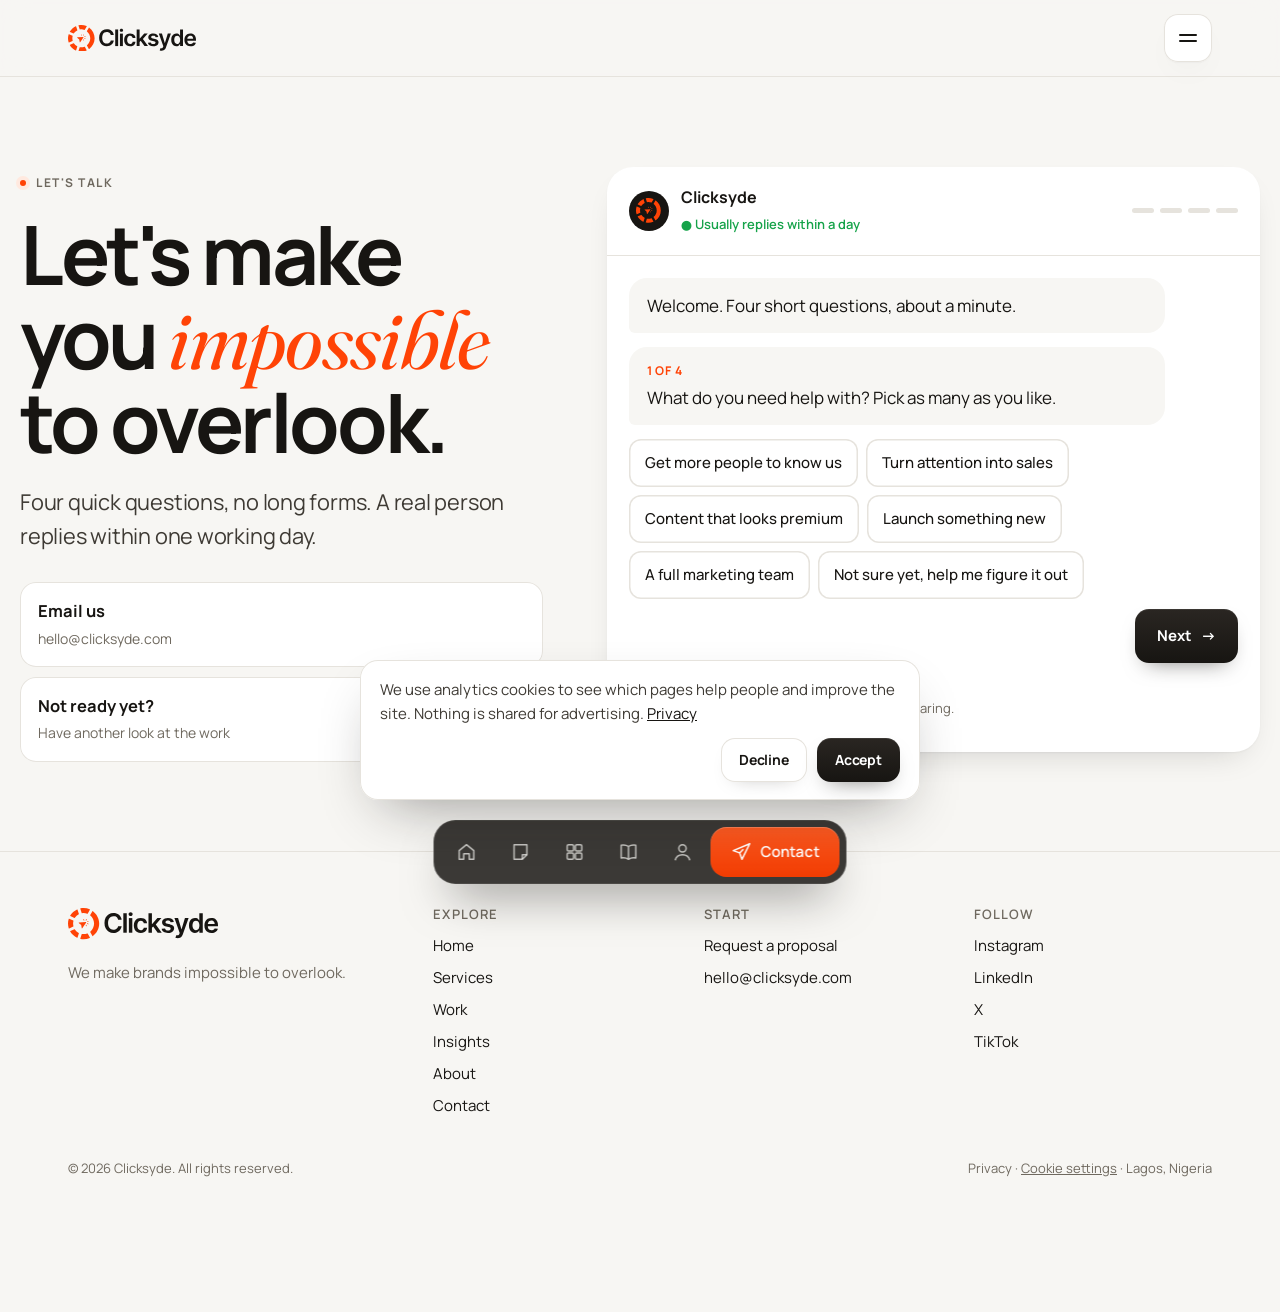
<file: start.html>
<!doctype html>
<html lang="en">
<head>
  <meta charset="utf-8">
  <meta name="viewport" content="width=device-width, initial-scale=1, viewport-fit=cover">
  <title>Contact Clicksyde | Start a Project with Our Lagos Agency</title>
  <meta name="description" content="Tell us about your business in four quick questions. A Clicksyde strategist replies within one working day.">
  <link rel="canonical" href="https://clicksyde.com/start">
  <meta property="og:type" content="website">
  <meta property="og:site_name" content="Clicksyde">
  <meta property="og:locale" content="en_NG">
  <meta property="og:url" content="https://clicksyde.com/start">
  <meta property="og:title" content="Contact Clicksyde | Start a Project with Our Lagos Agency">
  <meta property="og:description" content="Tell us about your business in four quick questions. A Clicksyde strategist replies within one working day.">
  <meta property="og:image" content="https://clicksyde.com/assets/share.jpg">
  <meta property="og:image:width" content="1200">
  <meta property="og:image:height" content="630">
  <meta property="og:image:alt" content="Clicksyde: PR, digital marketing and talent management in Lagos, Nigeria">
  <meta name="twitter:card" content="summary_large_image">
  <meta name="twitter:title" content="Contact Clicksyde | Start a Project with Our Lagos Agency">
  <meta name="twitter:description" content="Tell us about your business in four quick questions. A Clicksyde strategist replies within one working day.">
  <meta name="twitter:image" content="https://clicksyde.com/assets/share.jpg">
  <meta name="theme-color" content="#171512">
  <link rel="icon" href="assets/favicon.svg" type="image/svg+xml">
  <link rel="apple-touch-icon" href="assets/logo-512.png">
  <link rel="preconnect" href="https://fonts.googleapis.com"><link rel="preconnect" href="https://fonts.gstatic.com" crossorigin>
  <link href="https://fonts.googleapis.com/css2?family=Manrope:wght@400;500;600;700&family=Fraunces:ital,opsz,wght@1,9..144,400&display=swap" rel="stylesheet">
  <link rel="stylesheet" href="css/clicksyde.css?v=14">
</head>
<body data-page="talk">
<main>

  <div class="wrap talk">
    <div class="aside">
      <span data-copy="start.1" class="eyebrow">Let's talk</span>
      <h1 data-copy="start.2" style="margin-top:20px" class="rv">Let's make you <span class="serif accent">impossible</span> to overlook.</h1>
      <p data-copy="start.3" class="lead rv rv-d1" style="margin-top:20px">Four quick questions, no long forms. A real person replies within one working day.</p>
      <div class="paths rv rv-d2">
        <a class="path" data-mail href="#"><span class="ico"></span><span><b data-copy="start.4">Email us</b><small data-mail-text></small></span></a>
        <a class="path" href="work.html"><span class="ico"></span><span data-copy="start.5"><b>Not ready yet?</b><small>Have another look at the work</small></span></a>
      </div>
    </div>

    <div class="convo rv" id="talk" aria-live="polite">
      <div class="convo-top">
        <div class="av" data-mark></div>
        <div><b data-copy="start.6">Clicksyde</b><small data-copy="start.7">● Usually replies within a day</small></div>
        <div class="qbar" aria-hidden="true"><i></i><i></i><i></i><i></i></div>
      </div>
      <div class="convo-body"></div>
      <p data-copy="start.8" class="privacy">We only use this to reply to you. No spam, no sharing.</p>
    </div>
  </div>

</main>
<script src="js/data.js?v=6"></script>
<script src="js/logo.js?v=1"></script>
<script src="js/content.js?v=13"></script>
<script src="js/app.js?v=17"></script>
</body>
</html>
</file>
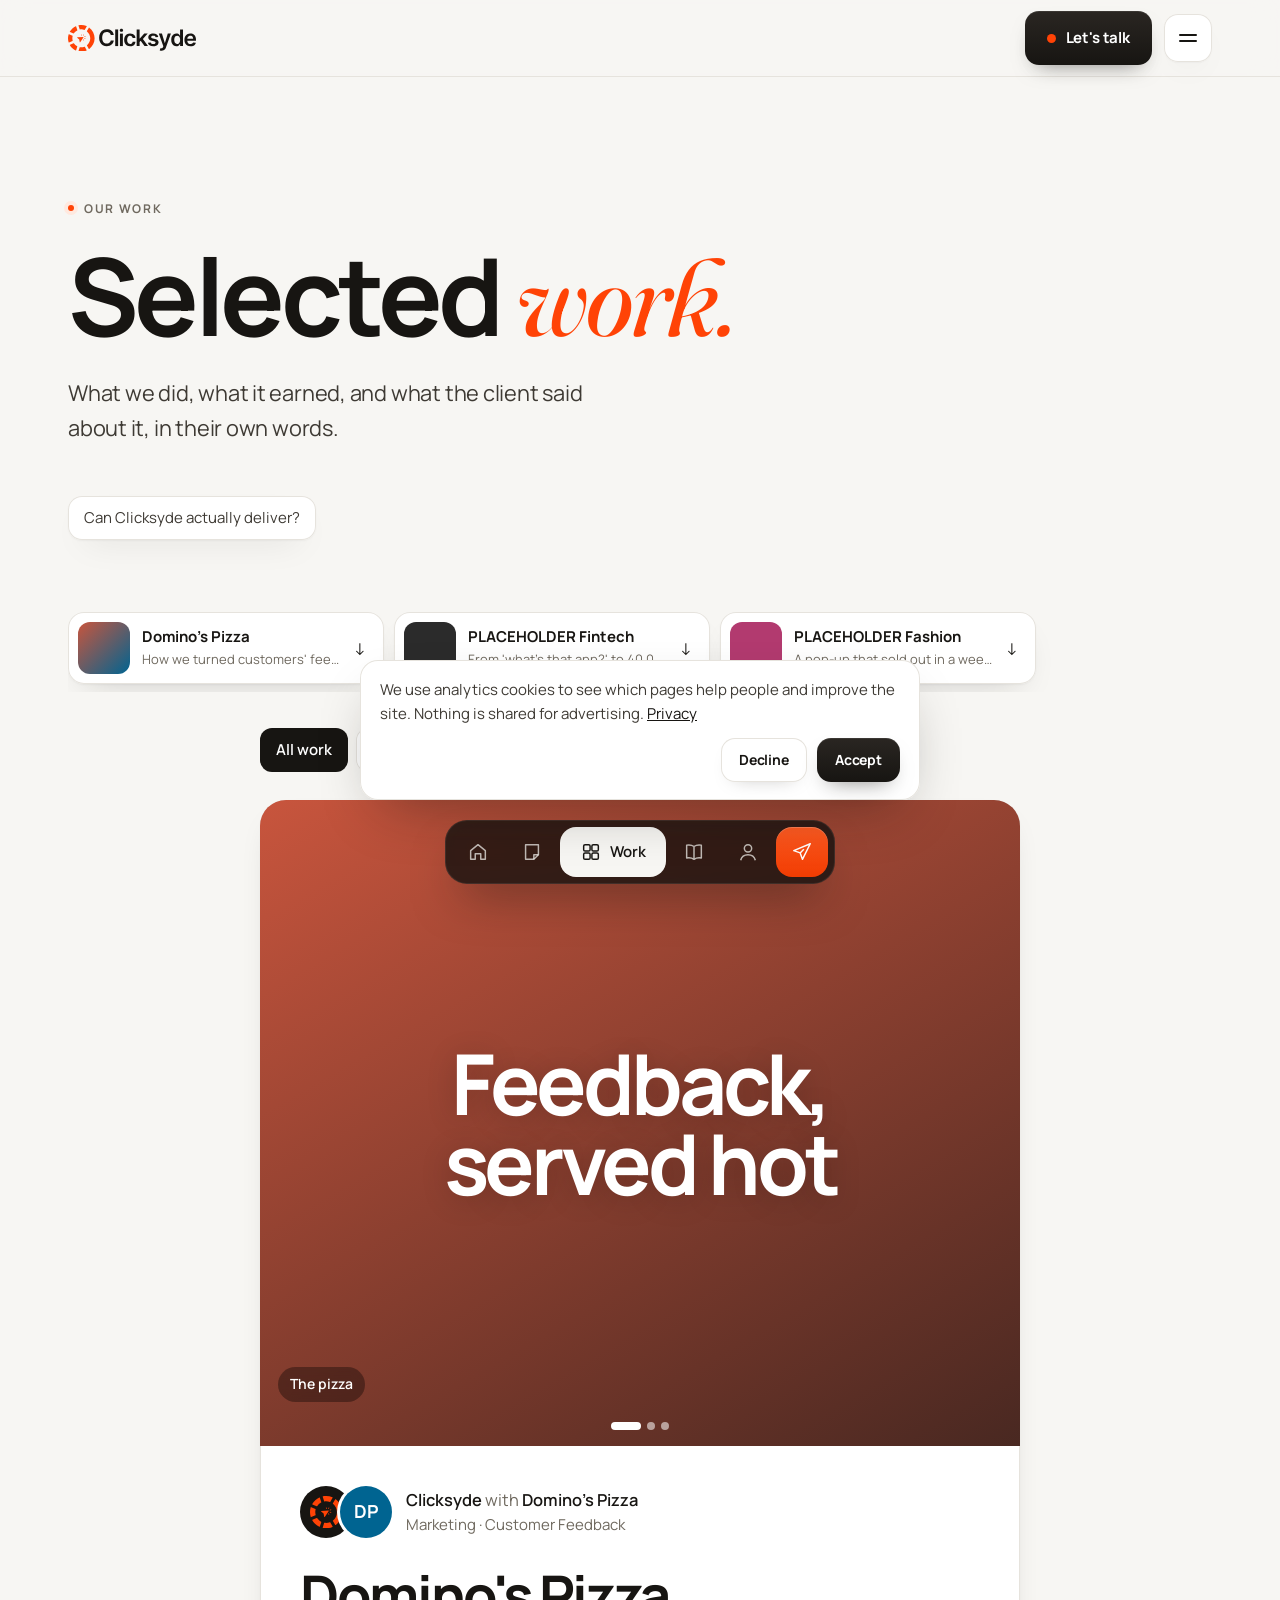
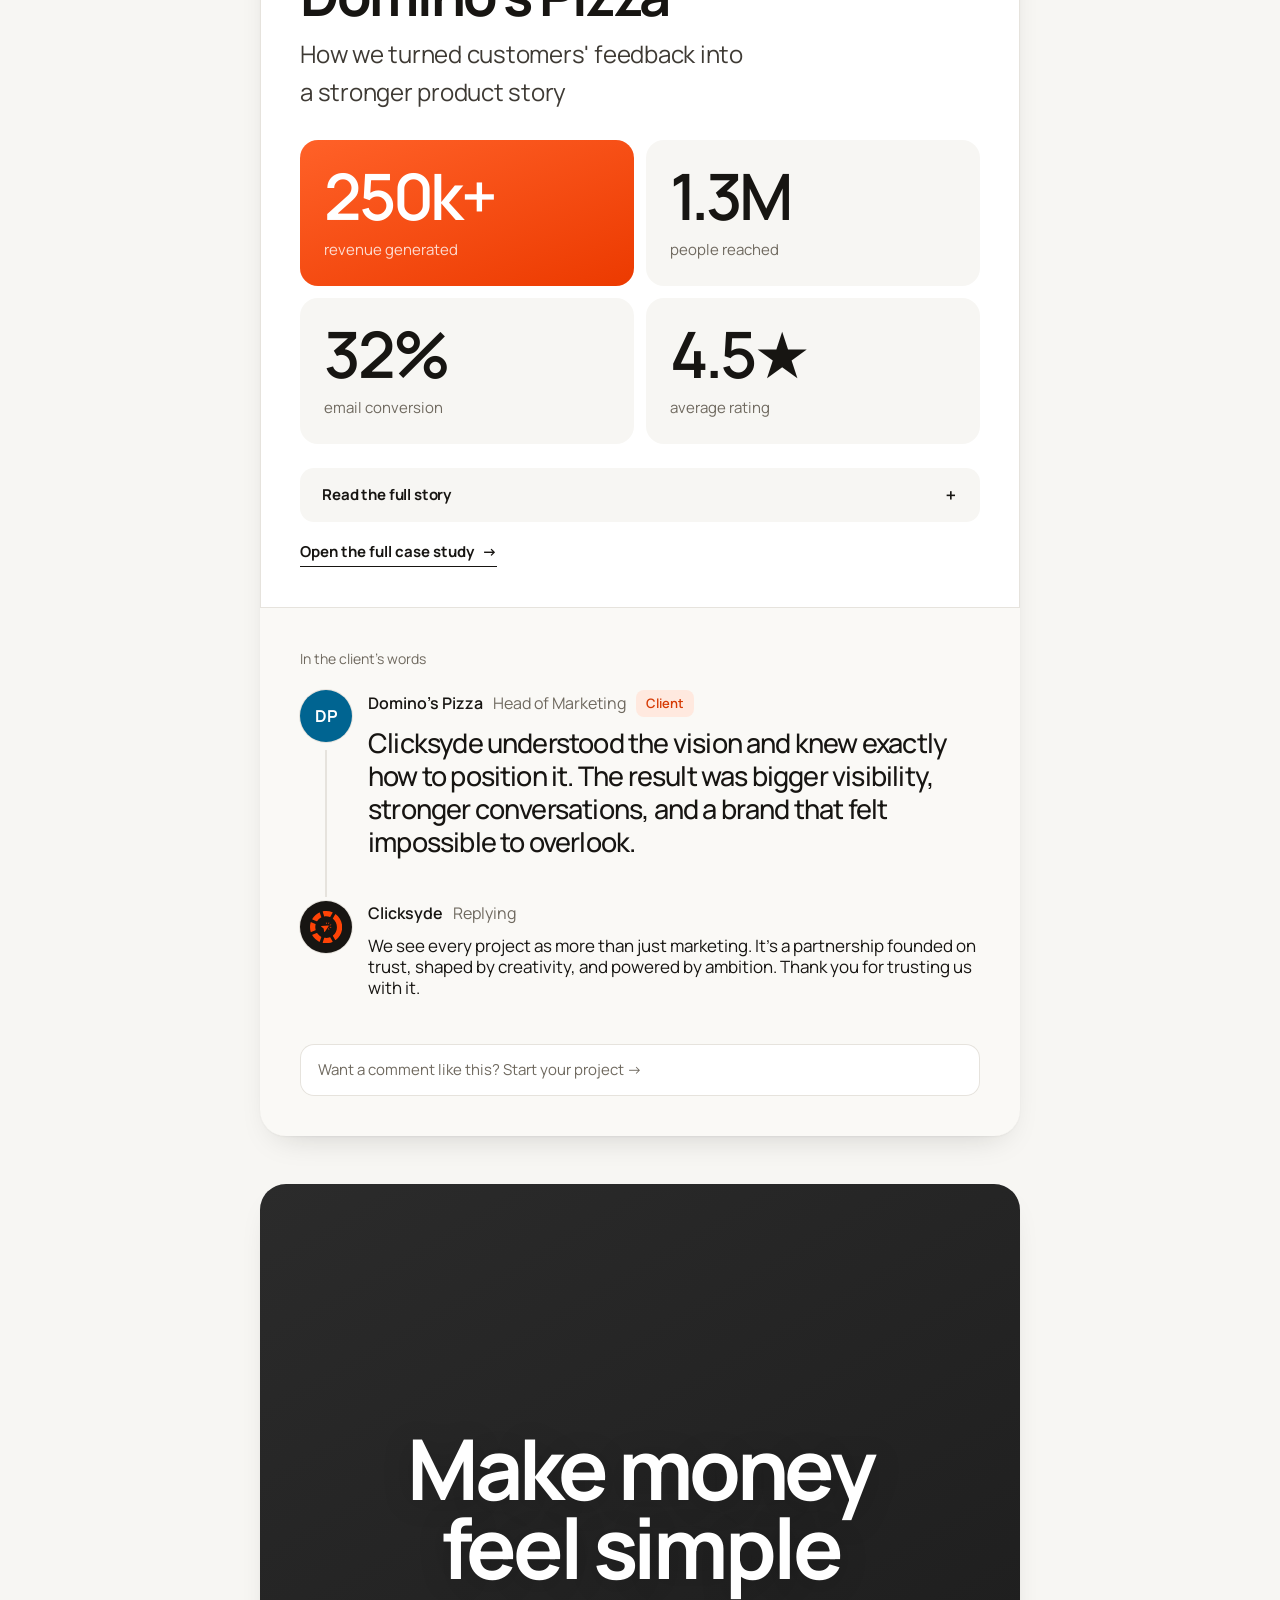
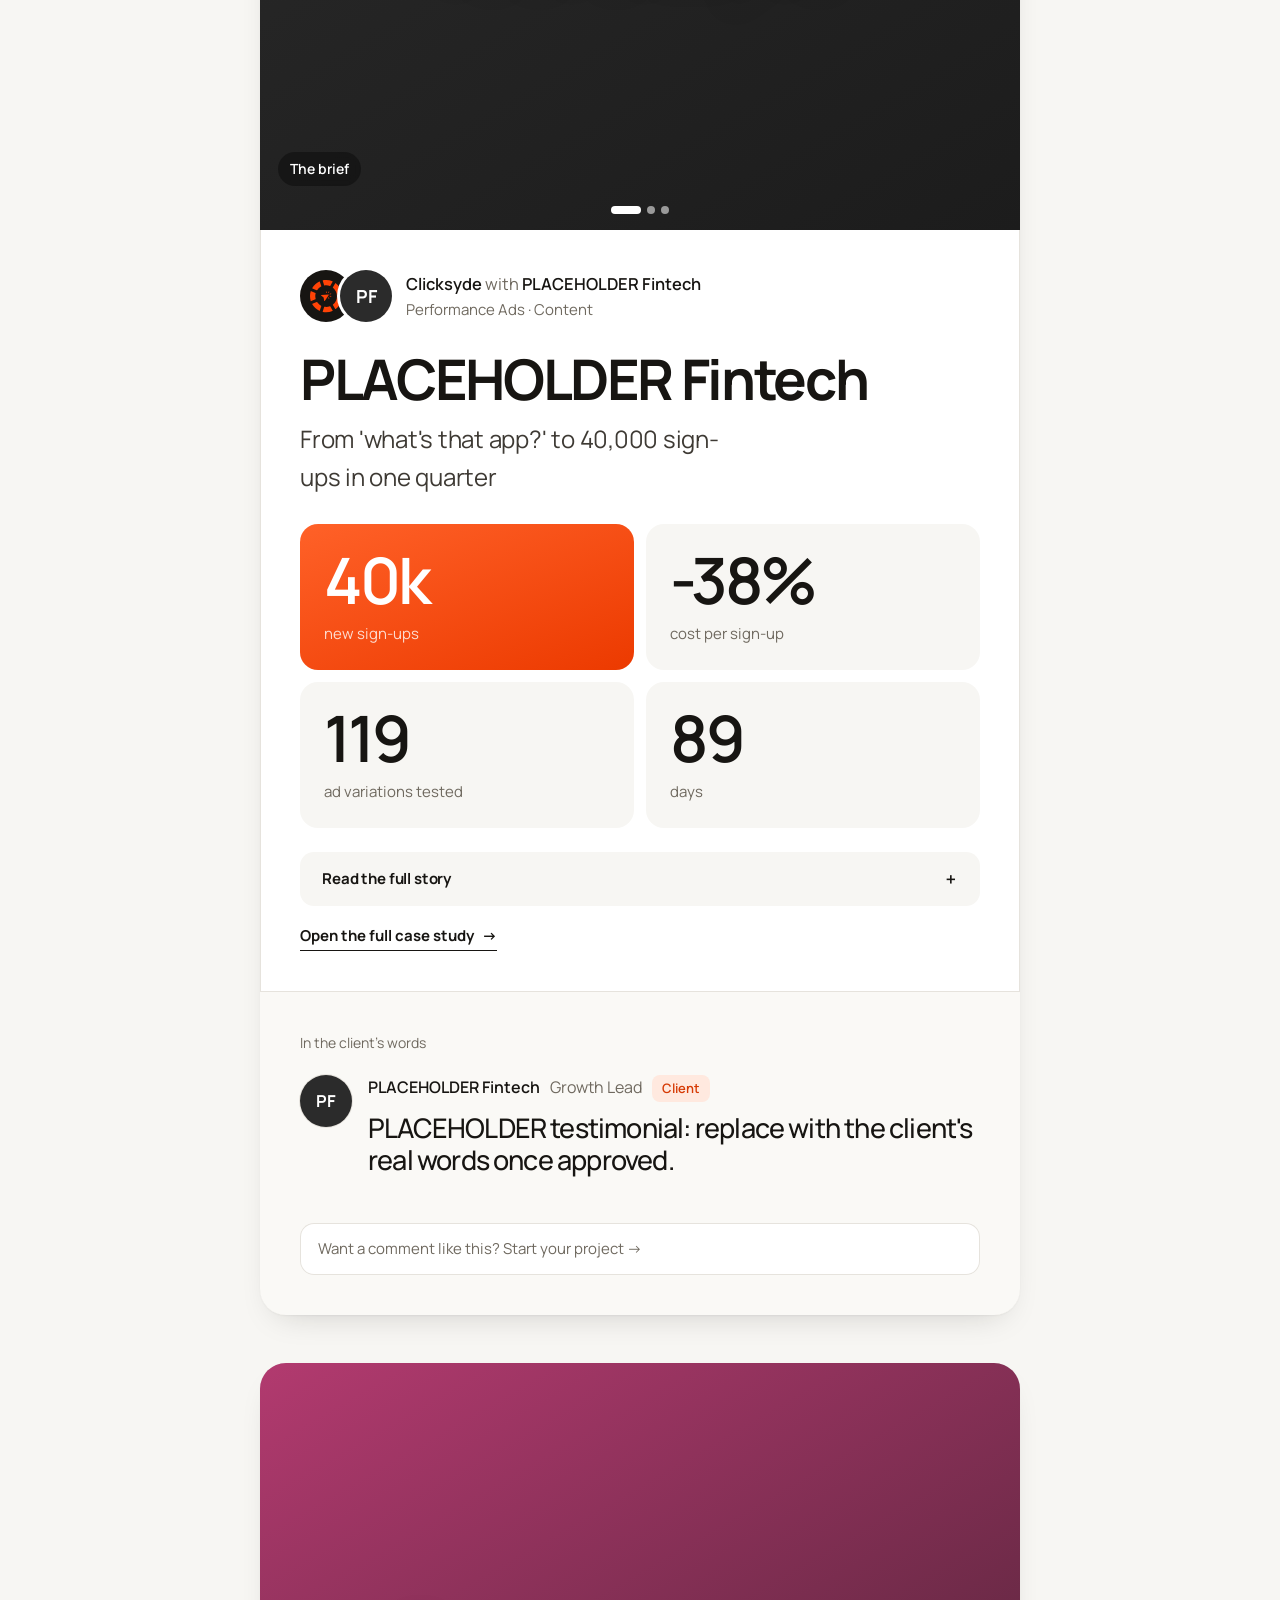
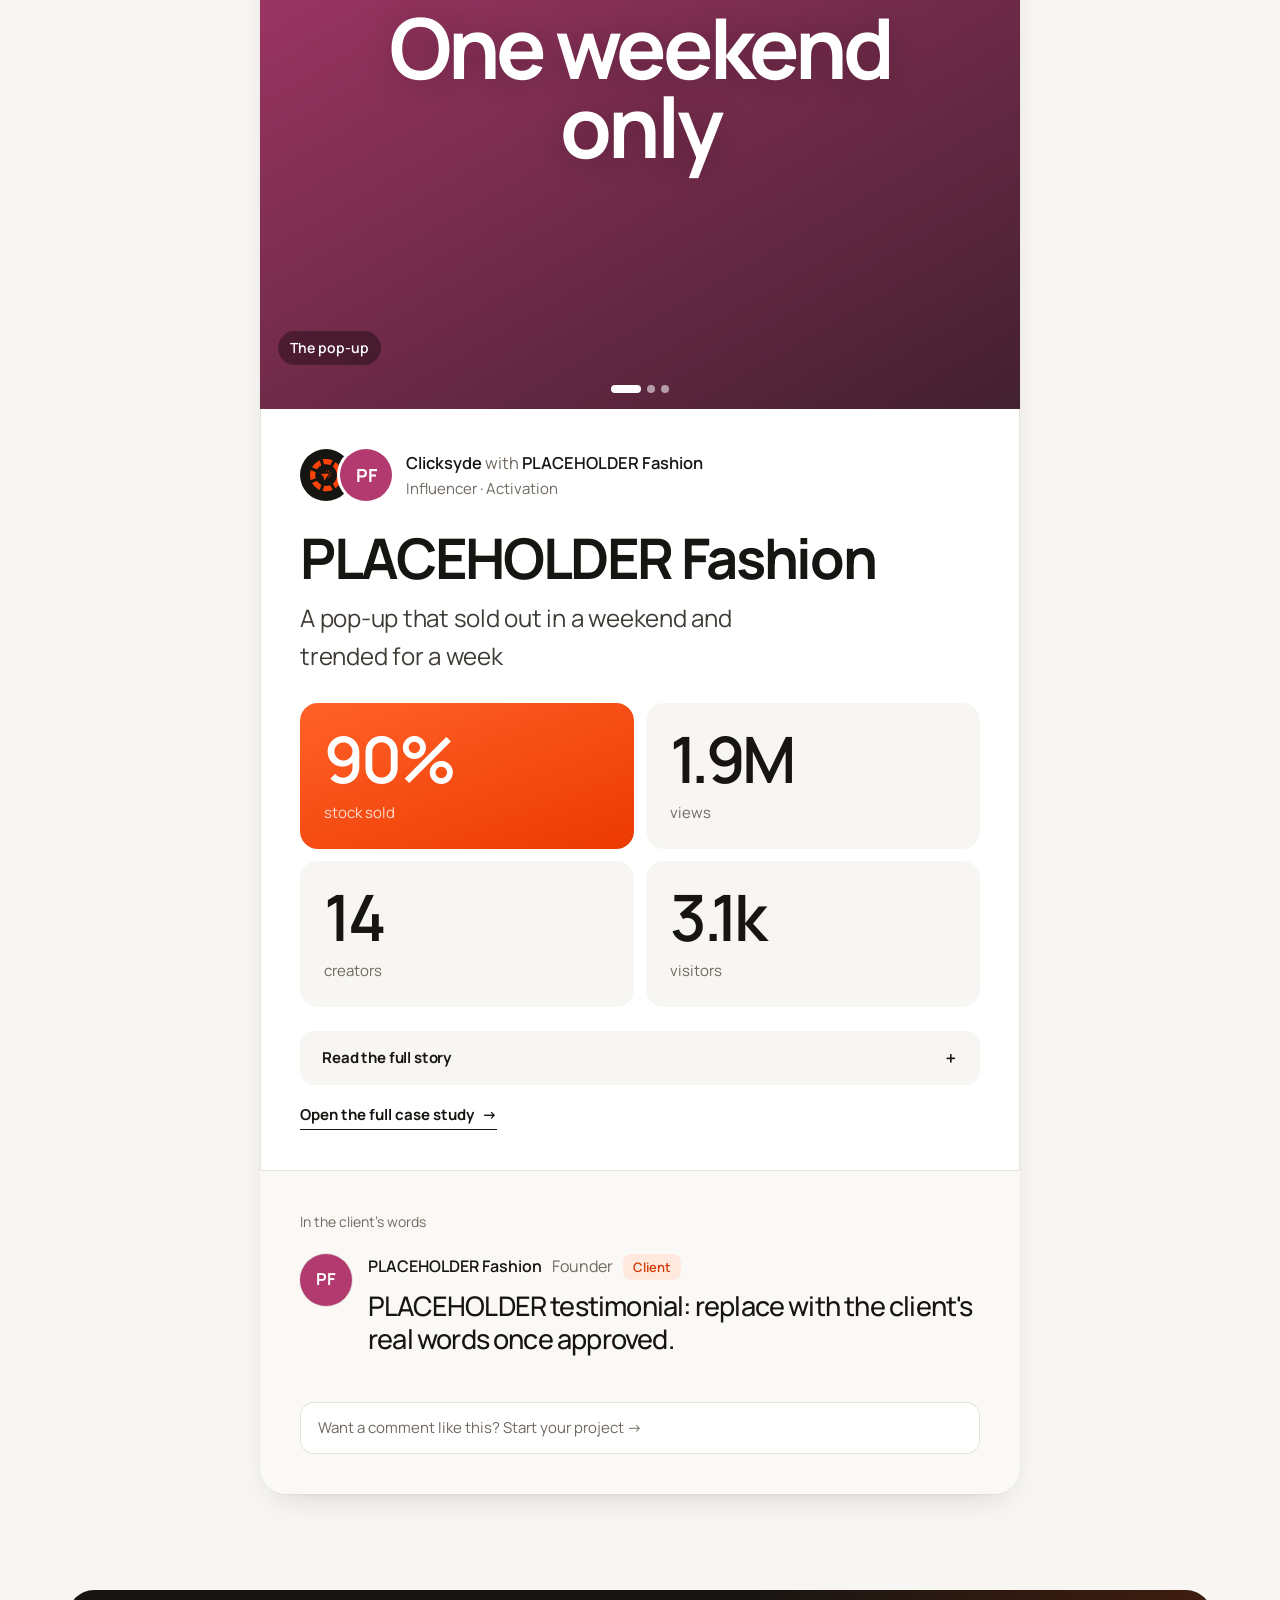
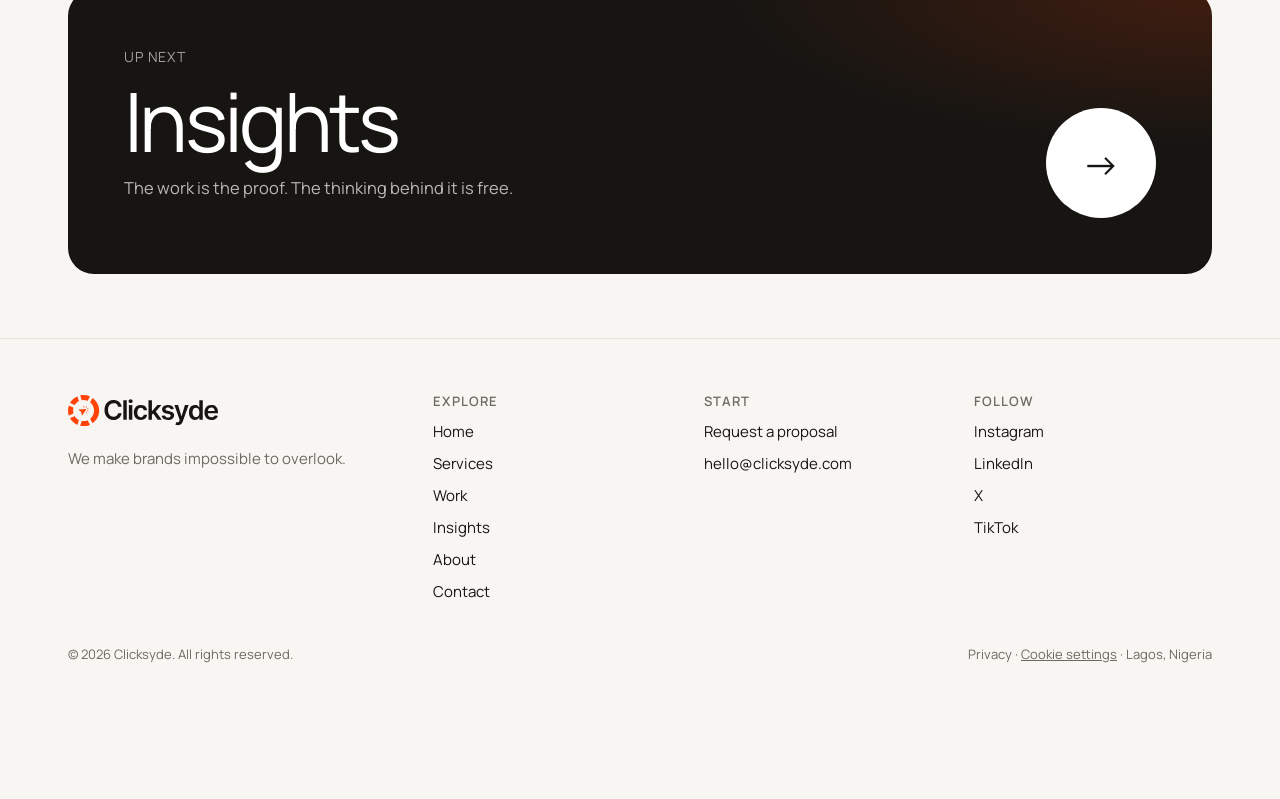
<file: work.html>
<!doctype html>
<html lang="en">
<head>
  <meta charset="utf-8">
  <meta name="viewport" content="width=device-width, initial-scale=1, viewport-fit=cover">
  <title>Case Studies &amp; Results | Clicksyde, Lagos Marketing Agency</title>
  <meta name="description" content="How Clicksyde grows brands like Domino&#x27;s Pizza: the challenge, what we did, the numbers it moved and what the client said, in their own words.">
  <link rel="canonical" href="https://clicksyde.com/work">
  <meta property="og:type" content="website">
  <meta property="og:site_name" content="Clicksyde">
  <meta property="og:locale" content="en_NG">
  <meta property="og:url" content="https://clicksyde.com/work">
  <meta property="og:title" content="Case Studies &amp; Results | Clicksyde, Lagos Marketing Agency">
  <meta property="og:description" content="How Clicksyde grows brands like Domino&#x27;s Pizza: the challenge, what we did, the numbers it moved and what the client said, in their own words.">
  <meta property="og:image" content="https://clicksyde.com/assets/share.jpg">
  <meta property="og:image:width" content="1200">
  <meta property="og:image:height" content="630">
  <meta property="og:image:alt" content="Clicksyde: PR, digital marketing and talent management in Lagos, Nigeria">
  <meta name="twitter:card" content="summary_large_image">
  <meta name="twitter:title" content="Case Studies &amp; Results | Clicksyde, Lagos Marketing Agency">
  <meta name="twitter:description" content="How Clicksyde grows brands like Domino&#x27;s Pizza: the challenge, what we did, the numbers it moved and what the client said, in their own words.">
  <meta name="twitter:image" content="https://clicksyde.com/assets/share.jpg">
  <meta name="theme-color" content="#171512">
  <link rel="icon" href="assets/favicon.svg" type="image/svg+xml">
  <link rel="apple-touch-icon" href="assets/logo-512.png">
  <link rel="preconnect" href="https://fonts.googleapis.com"><link rel="preconnect" href="https://fonts.gstatic.com" crossorigin>
  <link href="https://fonts.googleapis.com/css2?family=Manrope:wght@400;500;600;700&family=Fraunces:ital,opsz,wght@1,9..144,400&display=swap" rel="stylesheet">
  <link rel="stylesheet" href="css/clicksyde.css?v=14">
</head>
<body data-page="work">
<main>

  <section class="opener">
    <div class="wrap">
      <span data-copy="work.1" class="eyebrow">Our work</span>
      <h1 data-copy="work.2" class="h-xl rv">Selected <span class="serif accent">work.</span></h1>
      <p data-copy="work.3" class="lead rv rv-d1">What we did, what it earned, and what the client said about it, in their own words.</p>
      <span data-copy="work.4" class="q rv rv-d2">Can Clicksyde actually deliver?</span>
    </div>
  </section>

  <section style="padding-bottom:72px">
    <div class="wrap">
      <div class="jump" aria-label="Jump to a case study"></div>
      <div class="feed-filters" role="group" aria-label="Filter case studies" style="max-width:760px;margin:0 auto 28px"></div>
      <div class="feed"></div>
    </div>
  </section>
  <span data-next-line="The work is the proof. The thinking behind it is free."></span>

</main>
<script src="js/data.js?v=6"></script>
<script src="js/logo.js?v=1"></script>
<script src="js/content.js?v=13"></script>
<script src="js/app.js?v=17"></script>
</body>
</html>
</file>
<file: css/clicksyde.css>
/* Clicksyde: shared styles for every chapter of the site */
:root {
  --brand: #FF4306;          /* Clicksyde orange (official logo) */
  --brand-ink: #D63A04;
  --brand-soft: #FFE9DF;
  --ink: #171512;            /* warm near-black */
  --ink-2: #3E3A34;
  --muted: #6F695F;
  --bg: #F7F6F3;
  --card: #FFFFFF;
  --line: #E6E3DD;
  --radius: 18px;
  --radius-lg: 26px;
  --shadow: 0 1px 2px rgba(23,21,18,.04), 0 14px 34px -18px rgba(23,21,18,.22);
  --display: "Manrope", system-ui, sans-serif;
  --body: "Manrope", system-ui, sans-serif;
  --serif: "Fraunces", Georgia, serif;
  --gutter: clamp(16px, 4vw, 48px);
  --max: 1240px;
  --ease: cubic-bezier(.2, .8, .2, 1);
}

*, *::before, *::after { box-sizing: border-box; }
html { scroll-behavior: smooth; -webkit-text-size-adjust: 100%; }
body {
  margin: 0; background: var(--bg); color: var(--ink);
  font-family: var(--body); font-size: 17px; line-height: 1.55;
  -webkit-font-smoothing: antialiased; overflow-x: hidden;
  padding-bottom: 110px; /* room for the dock */
}
img, video, svg { display: block; max-width: 100%; }
a { color: inherit; }
button { font: inherit; color: inherit; cursor: pointer; }
:focus-visible { outline: 3px solid var(--brand); outline-offset: 3px; border-radius: 8px; }
.sr-only { position: absolute; width: 1px; height: 1px; overflow: hidden; clip: rect(0 0 0 0); white-space: nowrap; }

.wrap { width: 100%; max-width: var(--max); margin: 0 auto; padding: 0 var(--gutter); }
.serif { font-family: var(--serif); font-style: italic; font-weight: 400; letter-spacing: 0; }
.accent { color: var(--brand); }

h1, h2, h3, h4 { font-family: var(--display); letter-spacing: -.035em; line-height: 1.02; margin: 0; font-weight: 600; }
.h-xl { font-size: clamp(44px, 8.4vw, 124px); }
.h-lg { font-size: clamp(36px, 5.6vw, 76px); }
.h-md { font-size: clamp(28px, 3.6vw, 46px); }
.lead { font-size: clamp(18px, 1.7vw, 22px); color: var(--ink-2); max-width: 40ch; letter-spacing: -.01em; }
.eyebrow {
  display: inline-flex; align-items: center; gap: 10px; font-size: 13px; font-weight: 600;
  letter-spacing: .08em; text-transform: uppercase; color: var(--muted);
}
.eyebrow::before { content: ""; width: 8px; height: 8px; border-radius: 50%; background: var(--brand); }

/* ---------- Buttons ---------- */
.btn {
  display: inline-flex; align-items: center; gap: 10px; border: 0; border-radius: 999px;
  padding: 16px 24px; font-weight: 600; font-size: 16px; text-decoration: none; letter-spacing: -.01em;
  transition: transform .25s var(--ease), background .25s, color .25s;
}
.btn:hover { transform: translateY(-2px); }
.btn-dark { background: var(--ink); color: #fff; }
.btn-brand { background: var(--brand); color: #fff; }
.btn-brand:hover { background: var(--brand-ink); }
.btn-ghost { background: transparent; color: inherit; box-shadow: inset 0 0 0 1.5px currentColor; }
.btn-light { background: #fff; color: var(--ink); }
.btn .dot { width: 9px; height: 9px; border-radius: 50%; background: var(--brand); }
.btn .arr { transition: transform .25s var(--ease); }
.btn:hover .arr { transform: translateX(4px); }

/* ---------- Header ---------- */
.site-header {
  position: sticky; top: 0; z-index: 60;
  background: color-mix(in srgb, var(--bg) 82%, transparent);
  backdrop-filter: blur(14px); -webkit-backdrop-filter: blur(14px);
  border-bottom: 1px solid var(--line);
}
.site-header .wrap { display: flex; align-items: center; gap: 12px; height: 72px; }
.brand { display: inline-flex; align-items: center; gap: 8px; text-decoration: none; font-family: var(--display); font-weight: 600; font-size: 24px; letter-spacing: -.04em; }
.brand svg { width: 30px; height: 30px; }
.header-cta { margin-left: auto; padding: 12px 20px; }
.menu-btn {
  width: 48px; height: 48px; border-radius: 50%; border: 0; background: #fff; box-shadow: var(--shadow);
  display: grid; place-items: center;
}
.menu-btn span { display: block; width: 18px; height: 2px; background: var(--ink); border-radius: 2px; box-shadow: 0 6px 0 var(--ink); transform: translateY(-3px); }
.progress { position: absolute; left: 0; bottom: -1px; height: 2px; background: var(--brand); width: 0; }
.site-header.on-dark { background: rgba(22,22,22,.55); border-color: rgba(255,255,255,.08); color: #fff; }

/* ---------- Story menu (full screen) ---------- */
.story-menu {
  position: fixed; inset: 0; z-index: 80; background: var(--ink); color: #fff;
  display: flex; flex-direction: column; padding: 24px var(--gutter) 40px; overflow-y: auto;
  clip-path: circle(0 at calc(100% - 48px) 36px); transition: clip-path .6s var(--ease); visibility: hidden;
}
.story-menu.open { clip-path: circle(150% at calc(100% - 48px) 36px); visibility: visible; }
.story-menu .top { display: flex; justify-content: space-between; align-items: center; margin-bottom: 28px; }
.story-menu .close { width: 48px; height: 48px; border-radius: 50%; border: 0; background: #fff; color: var(--ink); font-size: 22px; }
.story-menu ol { list-style: none; margin: 0; padding: 0; display: grid; gap: 4px; }
.story-menu li a {
  display: grid; grid-template-columns: 1fr; align-items: baseline; gap: 12px;
  padding: 18px 0; border-bottom: 1px solid rgba(255,255,255,.12); text-decoration: none;
}
.story-menu .t { font-family: var(--display); font-size: clamp(32px, 6vw, 64px); letter-spacing: -.04em; line-height: 1; transition: color .2s, transform .3s var(--ease); }
.story-menu .q { font-size: 15px; color: rgba(255,255,255,.55); }
.story-menu li a:hover .t, .story-menu li a[aria-current] .t { color: var(--brand); transform: translateX(8px); }
.story-menu .menu-foot { margin-top: auto; padding-top: 32px; display: flex; flex-wrap: wrap; gap: 12px; }

/* ---------- Dock (bottom nav, from the reference screenshots) ---------- */
.dock {
  position: fixed; left: 50%; bottom: max(16px, env(safe-area-inset-bottom)); transform: translateX(-50%);
  z-index: 70; display: flex; align-items: center; gap: 4px; padding: 6px; background: #fff; border-radius: 999px;
  box-shadow: 0 14px 40px -10px rgba(0,0,0,.28); max-width: calc(100vw - 24px);
}
.dock a {
  display: inline-flex; align-items: center; gap: 8px; height: 52px; min-width: 52px; justify-content: center;
  padding: 0 14px; border-radius: 999px; text-decoration: none; color: var(--ink); font-weight: 600; font-size: 15px;
  transition: background .3s var(--ease), color .3s;
}
.dock a svg { width: 22px; height: 22px; flex: none; }
.dock a .lbl { display: none; }
.dock a[aria-current="page"] { background: var(--ink); color: #fff; padding: 0 20px; }
.dock a[aria-current="page"] .lbl { display: inline; }
.dock a:not([aria-current]):hover { background: var(--bg); }
.dock a.go { background: var(--brand); color: #fff; width: 52px; padding: 0; }
.dock a.go[aria-current="page"] { width: auto; padding: 0 20px; }
@media (max-width: 400px) { .dock a { min-width: 44px; padding: 0 10px; height: 48px; } .dock a.go { width: 48px; } }

/* ---------- Sections ---------- */
section { position: relative; }
.sec { padding: clamp(72px, 11vw, 150px) 0; }
.sec-head { display: grid; gap: 18px; margin-bottom: clamp(36px, 5vw, 64px); }
.sec-head.split { grid-template-columns: 1fr; align-items: end; }
@media (min-width: 900px) { .sec-head.split { grid-template-columns: 1.3fr 1fr; gap: 48px; } }
.dark { background: var(--ink); color: #fff; }
.dark .lead, .dark .muted { color: rgba(255,255,255,.66); }
.muted { color: var(--muted); }

/* reveal on scroll */
.rv { opacity: 0; transform: translateY(28px); transition: opacity .9s var(--ease), transform .9s var(--ease); }
.rv.in { opacity: 1; transform: none; }
.rv-d1 { transition-delay: .08s; } .rv-d2 { transition-delay: .16s; } .rv-d3 { transition-delay: .24s; }
@media (prefers-reduced-motion: reduce) {
  .rv { opacity: 1; transform: none; transition: none; }
  * { animation-duration: .001s !important; animation-iteration-count: 1 !important; scroll-behavior: auto !important; }
}

/* chapter opener used at the top of inner pages */
.opener { padding: clamp(56px, 9vw, 120px) 0 clamp(40px, 6vw, 72px); }
.opener .eyebrow { margin-bottom: 22px; }
.opener .lead { margin-top: 24px; }
.opener .q {
  display: inline-block; margin-top: 28px; padding: 10px 16px; border-radius: 999px; background: #fff;
  font-size: 15px; color: var(--ink-2); box-shadow: var(--shadow);
}

/* ---------- Turn the page (links each chapter to the next) ---------- */
.turn { padding: 24px 0 64px; }
.turn a {
  display: grid; grid-template-columns: 1fr auto; align-items: end; gap: 24px; text-decoration: none;
  background: var(--ink); color: #fff; border-radius: var(--radius-lg); padding: clamp(28px, 5vw, 56px);
  position: relative; overflow: hidden; isolation: isolate;
}
.turn a::before {
  content: ""; position: absolute; inset: 0; background: var(--brand); z-index: -1;
  transform: translateY(101%); transition: transform .6s var(--ease);
}
.turn a:hover::before { transform: none; }
.turn .k { font-size: 14px; color: rgba(255,255,255,.6); letter-spacing: .06em; text-transform: uppercase; }
.turn a:hover .k { color: rgba(255,255,255,.85); }
.turn .t { font-family: var(--display); font-size: clamp(36px, 6.4vw, 88px); letter-spacing: -.045em; line-height: .98; margin-top: 12px; }
.turn .s { margin-top: 14px; color: rgba(255,255,255,.7); max-width: 46ch; }
.turn .circle { width: clamp(64px, 9vw, 110px); aspect-ratio: 1; border-radius: 50%; background: #fff; color: var(--ink); display: grid; place-items: center; font-size: clamp(24px, 3vw, 38px); transition: transform .5s var(--ease); }
.turn a:hover .circle { transform: rotate(-45deg); }

/* ---------- Footer ---------- */
.site-footer { padding: 56px 0 24px; border-top: 1px solid var(--line); font-size: 15px; }
.site-footer .cols { display: grid; gap: 32px; grid-template-columns: 1fr; }
@media (min-width: 760px) { .site-footer .cols { grid-template-columns: 1.4fr 1fr 1fr 1fr; } }
.site-footer h4 { font-size: 13px; font-family: var(--body); letter-spacing: .08em; text-transform: uppercase; color: var(--muted); margin-bottom: 12px; font-weight: 600; }
.site-footer ul { list-style: none; margin: 0; padding: 0; display: grid; gap: 8px; }
.site-footer a { text-decoration: none; }
.site-footer a:hover { color: var(--brand); }
.site-footer .legal { margin-top: 40px; display: flex; flex-wrap: wrap; justify-content: space-between; gap: 12px; color: var(--muted); font-size: 13px; }

/* =========================================================
   CHAPTER 01: HOME (Understand)
   ========================================================= */
.hero { position: relative; min-height: calc(100svh - 72px); color: #fff; background: var(--ink); overflow: hidden; display: flex; }
.hero-reel { position: absolute; inset: 0; }
.hero-reel video { position: absolute; inset: 0; width: 100%; height: 100%; object-fit: cover; }
/* Fallback reel: columns of campaign frames drifting, shown until the real mashup video is added */
.reel-wall { position: absolute; inset: -10% -5%; display: grid; grid-template-columns: repeat(3, 1fr); gap: 12px; transform: rotate(-6deg); }
@media (min-width: 900px) { .reel-wall { grid-template-columns: repeat(5, 1fr); } }
.reel-col { display: grid; gap: 12px; animation: drift 38s linear infinite; }
.reel-col:nth-child(even) { animation-direction: reverse; animation-duration: 46s; }
@keyframes drift { from { transform: translateY(0); } to { transform: translateY(-50%); } }
.frame { aspect-ratio: 4/5; border-radius: 18px; position: relative; overflow: hidden; }
.frame span { position: absolute; left: 12px; bottom: 12px; font-size: 12px; font-weight: 600; background: rgba(0,0,0,.35); padding: 6px 10px; border-radius: 999px; backdrop-filter: blur(6px); }
.frame::after { content: ""; position: absolute; inset: 0; background: radial-gradient(circle at 30% 20%, rgba(255,255,255,.35), transparent 50%); }
.hero-shade { position: absolute; inset: 0; background: linear-gradient(180deg, rgba(22,22,22,.55) 0%, rgba(22,22,22,.35) 40%, rgba(22,22,22,.92) 100%); }
.hero .wrap { position: relative; z-index: 2; display: grid; align-content: end; gap: 28px; padding-top: 48px; padding-bottom: clamp(120px, 14vh, 160px); }
.hero-split { display: grid; gap: 28px; align-items: end; }
@media (min-width: 900px) { .hero-split { grid-template-columns: 1.55fr 1fr; gap: 56px; } }
.hero h1 { font-size: clamp(48px, 9vw, 132px); letter-spacing: -.055em; line-height: .92; }
.hero h1 .serif { color: var(--brand); }
.hero .lead { color: rgba(255,255,255,.82); }
.hero .ctas { display: flex; flex-wrap: wrap; gap: 12px; margin-top: 24px; }
.hero .live { display: inline-flex; align-items: center; gap: 8px; font-size: 13px; color: rgba(255,255,255,.75); }
.hero .live i { width: 8px; height: 8px; border-radius: 50%; background: var(--brand); animation: pulse 1.6s infinite; }
@keyframes pulse { 0%,100% { opacity: 1; } 50% { opacity: .25; } }
.scroll-cue { position: absolute; left: 50%; bottom: 112px; transform: translateX(-50%); z-index: 2; font-size: 12px; letter-spacing: .1em; text-transform: uppercase; color: rgba(255,255,255,.6); display: none; }
@media (min-height: 760px) and (min-width: 900px) { .scroll-cue { display: block; } }

/* logo marquee */
.marquee { border-bottom: 1px solid var(--line); padding: 28px 0; overflow: hidden; background: #fff; }
.marquee .label { text-align: center; font-size: 13px; color: var(--muted); margin-bottom: 18px; }
.marquee-track { display: flex; align-items: center; gap: 64px; width: max-content; animation: slide 36s linear infinite; }
.marquee:hover .marquee-track { animation-play-state: paused; }
.marquee-track span { font-family: var(--display); font-weight: 700; font-size: clamp(22px, 2.6vw, 32px); letter-spacing: -.04em; color: #b7b4ad; white-space: nowrap; transition: color .2s; }
.marquee-track span:hover { color: var(--ink); }
/* logo size: overall (admin: Client logos > Logo size) x per-logo zoom (--s) */
.marquee { --lw: clamp(120px, 12vw, 168px); --lh: clamp(52px, 5vw, 72px); }
.marquee.size-s { --lw: clamp(96px, 9vw, 128px); --lh: clamp(40px, 3.6vw, 52px); }
.marquee.size-l { --lw: clamp(150px, 15vw, 210px); --lh: clamp(64px, 6.4vw, 92px); }
.marquee.size-xl { --lw: clamp(180px, 18vw, 260px); --lh: clamp(80px, 8vw, 116px); }
.marquee.size-l .marquee-track, .marquee.size-xl .marquee-track { gap: 80px; }
.marquee-track img { width: calc(var(--lw) * var(--s, 1)); height: calc(var(--lh) * var(--s, 1)); object-fit: contain; flex: none; }
@keyframes slide { to { transform: translateX(-50%); } }

/* the one-liner */
.oneliner p { font-family: var(--display); font-size: clamp(30px, 4.6vw, 64px); letter-spacing: -.04em; line-height: 1.08; margin: 0; max-width: 20ch; font-weight: 500; }
.oneliner .w { color: #c9c6bf; transition: color .4s; }
.oneliner .w.lit { color: var(--ink); }

/* three verbs */
.verbs { display: grid; gap: 16px; }
@media (min-width: 900px) { .verbs { grid-template-columns: repeat(3, 1fr); } }
.verb { background: #fff; border-radius: var(--radius-lg); padding: 32px; min-height: 300px; display: flex; flex-direction: column; box-shadow: var(--shadow); transition: transform .4s var(--ease); }
.verb:hover { transform: translateY(-6px) rotate(-.6deg); }
.verb .n { font-size: 14px; color: var(--muted); }
.verb h3 { font-size: clamp(34px, 3.4vw, 48px); margin-top: auto; }
.verb p { margin: 12px 0 0; color: var(--ink-2); }
.verb:nth-child(2) { background: var(--brand); color: #fff; }
.verb:nth-child(2) p, .verb:nth-child(2) .n { color: rgba(255,255,255,.85); }
.verb:nth-child(3) { background: var(--ink); color: #fff; }
.verb:nth-child(3) p, .verb:nth-child(3) .n { color: rgba(255,255,255,.7); }

/* fit check */
.fit { display: grid; gap: 32px; }
@media (min-width: 900px) { .fit { grid-template-columns: 1fr 1fr; gap: 64px; align-items: start; } }
.checks { display: grid; gap: 10px; }
.check { display: flex; gap: 14px; align-items: center; background: #fff; border: 0; border-radius: 18px; padding: 18px 20px; text-align: left; font-size: 17px; box-shadow: inset 0 0 0 1px var(--line); transition: box-shadow .2s, background .2s; }
.check .box { flex: none; width: 26px; height: 26px; border-radius: 8px; box-shadow: inset 0 0 0 2px var(--line); display: grid; place-items: center; color: #fff; font-size: 15px; transition: background .2s, box-shadow .2s; }
.check[aria-pressed="true"] { box-shadow: inset 0 0 0 2px var(--ink); }
.check[aria-pressed="true"] .box { background: var(--brand); box-shadow: none; }
.fit-verdict { margin-top: 16px; padding: 18px 20px; border-radius: 18px; background: var(--ink); color: #fff; display: flex; gap: 14px; align-items: center; justify-content: space-between; flex-wrap: wrap; opacity: .35; transition: opacity .3s; }
.fit-verdict.on { opacity: 1; }

/* numbers */
.stats { display: grid; gap: 12px; grid-template-columns: repeat(2, 1fr); }
@media (min-width: 900px) { .stats { grid-template-columns: repeat(4, 1fr); } }
.stat { border-radius: var(--radius); padding: 24px; background: rgba(255,255,255,.06); }
.stat b { display: block; font-family: var(--display); font-size: clamp(40px, 5vw, 68px); letter-spacing: -.05em; line-height: 1; font-weight: 600; }
.stat span { display: block; margin-top: 10px; color: rgba(255,255,255,.65); font-size: 15px; }
.stat.hot { background: var(--brand); }
.stat.hot span { color: rgba(255,255,255,.88); }

/* client journey (Retain & Grow) */
.journey { display: grid; gap: 12px; counter-reset: j; }
@media (min-width: 900px) { .journey { grid-template-columns: repeat(4, 1fr); } }
.step { background: #fff; border-radius: var(--radius); padding: 26px; position: relative; box-shadow: inset 0 0 0 1px var(--line); }
.step .ix { display: inline-grid; place-items: center; width: 38px; height: 38px; border-radius: 50%; background: var(--bg); font-weight: 700; font-size: 14px; }
.step h3 { font-size: 26px; margin: 22px 0 8px; }
.step p { margin: 0; color: var(--ink-2); font-size: 16px; }
.step .when { display: inline-block; margin-top: 16px; font-size: 13px; font-weight: 600; color: var(--brand); }
.step:last-child { background: var(--brand); color: #fff; box-shadow: none; }
.step:last-child p { color: rgba(255,255,255,.9); }
.step:last-child .when { color: #fff; }
.step:last-child .ix { background: rgba(255,255,255,.2); }

/* =========================================================
   CHAPTER 02: THE WALL (Explore / services)
   ========================================================= */
.wall-sec { background: #F6A8C5; padding: clamp(48px, 8vw, 110px) 0; overflow: hidden; }
.wall-sec .hint { text-align: center; margin: 0 auto 32px; font-weight: 600; color: var(--ink); display: flex; justify-content: center; gap: 8px; align-items: center; }
.filters { display: flex; flex-wrap: wrap; gap: 8px; justify-content: center; margin-bottom: 40px; }
.chip { border: 0; background: rgba(255,255,255,.55); padding: 10px 16px; border-radius: 999px; font-size: 15px; font-weight: 600; transition: background .2s, color .2s; }
.chip[aria-pressed="true"] { background: var(--ink); color: #fff; }
.wall { display: grid; grid-template-columns: repeat(2, 1fr); gap: clamp(10px, 2vw, 22px); max-width: 1080px; margin: 0 auto; }
@media (min-width: 760px) { .wall { grid-template-columns: repeat(3, 1fr); } }
.note {
  --rot: 0deg; position: relative; aspect-ratio: 1; border: 0; text-align: left; padding: clamp(14px, 2.4vw, 28px);
  background: var(--c, #FFF35C); color: var(--ink); transform: rotate(var(--rot));
  box-shadow: 0 1px 1px rgba(0,0,0,.06), 0 14px 24px -14px rgba(0,0,0,.45);
  display: flex; flex-direction: column; transition: transform .45s var(--ease), box-shadow .45s var(--ease), opacity .3s;
}
.note::before { /* tape strip */
  content: ""; position: absolute; top: -10px; left: 50%; width: 74px; height: 22px; transform: translateX(-50%) rotate(-3deg);
  background: rgba(255,255,255,.55); box-shadow: 0 1px 2px rgba(0,0,0,.08);
}
.note::after { /* lifted corner */
  content: ""; position: absolute; right: 0; bottom: 0; width: 28px; height: 28px;
  background: linear-gradient(135deg, transparent 50%, rgba(0,0,0,.08) 50%);
}
.note:hover { transform: rotate(0deg) translateY(-8px) scale(1.03); box-shadow: 0 30px 40px -20px rgba(0,0,0,.5); z-index: 2; }
.note .no { font-size: 13px; font-weight: 700; opacity: .55; }
.note .nt { font-family: var(--display); font-weight: 600; font-size: clamp(19px, 2.6vw, 34px); letter-spacing: -.04em; line-height: 1; margin-top: auto; }
.note .ns { font-family: var(--serif); font-style: italic; font-size: clamp(15px, 1.6vw, 20px); margin-top: 8px; opacity: .75; line-height: 1.2; }
.note .tap { position: absolute; top: clamp(12px, 2vw, 22px); right: clamp(12px, 2vw, 22px); width: 30px; height: 30px; border-radius: 50%; background: rgba(0,0,0,.08); display: grid; place-items: center; font-size: 18px; transition: transform .3s; }
.note:hover .tap { transform: rotate(90deg); }
.note.dim { opacity: .25; transform: rotate(var(--rot)) scale(.96); }
@media (max-width: 520px) { .note .ns { display: none; } }

/* note opened: the note grows into a sheet */
.sheet-wrap { position: fixed; inset: 0; z-index: 90; display: grid; place-items: center; padding: 16px; background: rgba(22,22,22,.55); opacity: 0; visibility: hidden; transition: opacity .35s, visibility .35s; }
.sheet-wrap.open { opacity: 1; visibility: visible; }
.sheet {
  width: min(720px, 100%); max-height: calc(100svh - 32px); overflow-y: auto; background: var(--c, #FFF35C);
  padding: clamp(24px, 4vw, 44px); position: relative; transform: scale(.8) rotate(-4deg);
  transition: transform .5s var(--ease); box-shadow: 0 40px 80px -30px rgba(0,0,0,.6);
}
.sheet-wrap.open .sheet { transform: none; }
.sheet .x { position: absolute; top: 16px; right: 16px; width: 44px; height: 44px; border-radius: 50%; border: 0; background: rgba(0,0,0,.1); font-size: 20px; }
.sheet h3 { font-size: clamp(34px, 5vw, 56px); margin: 10px 0 6px; padding-right: 48px; }
.sheet .ns { font-family: var(--serif); font-style: italic; font-size: 22px; opacity: .8; }
.sheet .body { margin-top: 20px; font-size: 18px; }
.sheet h4 { font-family: var(--body); font-size: 13px; letter-spacing: .08em; text-transform: uppercase; margin: 26px 0 10px; opacity: .65; }
.sheet ul { margin: 0; padding: 0; list-style: none; display: grid; gap: 8px; }
.sheet ul li { display: flex; gap: 10px; }
.sheet ul li::before { content: "✓"; font-weight: 700; }
.sheet .tags { display: flex; flex-wrap: wrap; gap: 8px; }
.sheet .tags span { background: rgba(0,0,0,.08); padding: 6px 12px; border-radius: 999px; font-size: 14px; font-weight: 600; }
.sheet .acts { display: flex; flex-wrap: wrap; gap: 10px; margin-top: 30px; }
.sheet .nav { display: flex; justify-content: space-between; margin-top: 24px; padding-top: 16px; border-top: 1px dashed rgba(0,0,0,.2); font-size: 15px; }
.sheet .nav button { border: 0; background: none; font-weight: 600; padding: 6px 0; }

/* problem finder */
.finder { display: grid; gap: 10px; }
@media (min-width: 760px) { .finder { grid-template-columns: repeat(2, 1fr); } }
.prob { display: flex; justify-content: space-between; align-items: center; gap: 16px; text-align: left; border: 0; background: #fff; border-radius: 18px; padding: 20px 22px; font-size: 18px; font-weight: 500; box-shadow: inset 0 0 0 1px var(--line); transition: background .2s, color .2s; }
.prob:hover { background: var(--ink); color: #fff; }
.prob small { display: block; font-size: 14px; color: var(--muted); font-weight: 400; margin-top: 4px; }
.prob:hover small { color: rgba(255,255,255,.6); }

/* =========================================================
   CHAPTER 03: OUR WORK (Trust): feed + comment threads
   ========================================================= */
.feed-filters { display: flex; gap: 8px; flex-wrap: wrap; margin-bottom: 28px; }
.feed-filters .chip { background: #fff; box-shadow: inset 0 0 0 1px var(--line); }
.feed-filters .chip[aria-pressed="true"] { background: var(--ink); color: #fff; box-shadow: none; }
.feed { display: grid; gap: 48px; max-width: 760px; margin: 0 auto; }
.jump { display: flex; gap: 10px; overflow-x: auto; padding-bottom: 8px; margin-bottom: 36px; scrollbar-width: none; }
.jump::-webkit-scrollbar { display: none; }
.jump a { flex: none; display: flex; gap: 12px; align-items: center; background: #fff; padding: 10px 18px 10px 10px; border-radius: 18px; text-decoration: none; box-shadow: var(--shadow); max-width: 320px; }
.jump .th { width: 52px; height: 52px; border-radius: 12px; flex: none; }
.jump b { display: block; font-size: 15px; }
.jump small { display: block; font-size: 13px; color: var(--muted); white-space: nowrap; overflow: hidden; text-overflow: ellipsis; max-width: 200px; }

.case { background: #fff; border-radius: var(--radius-lg); overflow: hidden; box-shadow: var(--shadow); scroll-margin-top: 90px; }
.carousel { position: relative; aspect-ratio: 4/3.4; overflow: hidden; background: #ddd; }
.slides { display: flex; height: 100%; overflow-x: auto; scroll-snap-type: x mandatory; scrollbar-width: none; }
.slides::-webkit-scrollbar { display: none; }
.slide { flex: 0 0 100%; scroll-snap-align: start; position: relative; display: grid; place-items: center; color: #fff; }
.slide .cap { position: absolute; left: 18px; bottom: 44px; font-weight: 600; font-size: 14px; background: rgba(0,0,0,.35); padding: 6px 12px; border-radius: 999px; backdrop-filter: blur(6px); }
.slide .big { font-family: var(--display); font-size: clamp(40px, 8vw, 84px); letter-spacing: -.05em; font-weight: 700; text-align: center; line-height: .95; padding: 0 24px; text-shadow: 0 4px 30px rgba(0,0,0,.2); }
.dots { position: absolute; bottom: 16px; left: 50%; transform: translateX(-50%); display: flex; gap: 6px; }
.dots button { width: 8px; height: 8px; border: 0; padding: 0; border-radius: 999px; background: rgba(255,255,255,.55); transition: width .3s, background .3s; }
.dots button[aria-current="true"] { width: 30px; background: #fff; }
.case-body { padding: clamp(22px, 4vw, 40px); }
.byline { display: flex; align-items: center; gap: 14px; }
.avatars { display: flex; }
.avatars > * { width: 52px; height: 52px; border-radius: 50%; display: grid; place-items: center; box-shadow: 0 0 0 3px #fff; font-weight: 700; color: #fff; font-size: 18px; }
.avatars > *:first-child { background: var(--brand); }
.avatars > *:first-child svg { width: 30px; height: 30px; }
.avatars > *:last-child { margin-left: -12px; }
.byline b { font-weight: 600; }
.byline .with { color: var(--muted); font-weight: 400; }
.byline .meta { color: var(--muted); font-size: 15px; }
.verified { display: inline-grid; place-items: center; width: 18px; height: 18px; border-radius: 50%; background: var(--brand); color: #fff; font-size: 11px; vertical-align: -3px; margin: 0 4px; }
.case h2 { font-size: clamp(36px, 5vw, 56px); margin-top: 28px; }
.case .sub { font-size: clamp(19px, 2vw, 24px); color: var(--ink-2); margin: 12px 0 0; letter-spacing: -.01em; max-width: 30ch; }
.case .stats { margin-top: 28px; grid-template-columns: repeat(2, 1fr); }
.case .stat { background: var(--bg); color: var(--ink); }
.case .stat span { color: var(--muted); }
.case .stat.hot { background: var(--brand); color: var(--ink); }
.case .stat.hot span { color: var(--ink); opacity: .8; }
.case .stat .ic { font-size: 18px; margin-bottom: 22px; display: block; }
.story-toggle { margin-top: 24px; width: 100%; justify-content: space-between; background: var(--bg); color: var(--ink); }
.story { display: grid; grid-template-rows: 0fr; transition: grid-template-rows .5s var(--ease); }
.story.open { grid-template-rows: 1fr; }
.story > div { overflow: hidden; }
.story .chunk { padding-top: 24px; }
.story h4 { font-family: var(--body); font-size: 13px; letter-spacing: .08em; text-transform: uppercase; color: var(--brand); margin-bottom: 8px; }
.story p { margin: 0; color: var(--ink-2); }

/* comment thread (client feedback, styled like social comments) */
.thread { border-top: 1px solid var(--line); padding: clamp(22px, 4vw, 40px); background: #FAF9F6; }
.thread .th-head { display: flex; justify-content: space-between; align-items: center; font-size: 14px; color: var(--muted); margin-bottom: 20px; }
.comment { display: grid; grid-template-columns: 52px 1fr; gap: 16px; position: relative; padding-bottom: 28px; }
.comment:has(+ .comment)::before { content: ""; position: absolute; left: 25px; top: 60px; bottom: 4px; width: 2px; background: var(--line); }
.comment .av { width: 52px; height: 52px; border-radius: 50%; display: grid; place-items: center; font-weight: 700; color: #fff; box-shadow: 0 0 0 1px var(--line); }
.comment .who { display: flex; flex-wrap: wrap; gap: 4px 10px; align-items: center; font-size: 16px; }
.comment .who b { font-weight: 600; }
.comment .who .role { color: var(--muted); }
.pin { display: inline-flex; gap: 4px; align-items: center; background: var(--brand-soft); color: var(--brand-ink); font-size: 13px; font-weight: 600; padding: 3px 10px; border-radius: 999px; }
.comment .said { font-family: var(--display); font-size: clamp(20px, 2.4vw, 27px); letter-spacing: -.03em; line-height: 1.22; margin: 10px 0 14px; font-weight: 500; }
.comment.reply .said { font-size: 17px; font-family: var(--body); letter-spacing: 0; font-weight: 400; }
.like { display: inline-flex; gap: 8px; align-items: center; border: 0; background: none; padding: 4px 0; color: var(--muted); font-weight: 600; }
.like svg { width: 22px; height: 22px; transition: transform .3s var(--ease); }
.like[aria-pressed="true"] { color: var(--brand); }
.like[aria-pressed="true"] svg { fill: var(--brand); transform: scale(1.2); }
.add-comment { display: flex; gap: 10px; margin-top: 4px; }
.add-comment a { flex: 1; text-decoration: none; padding: 14px 18px; border-radius: 999px; background: #fff; box-shadow: inset 0 0 0 1px var(--line); color: var(--muted); font-size: 15px; }
.add-comment a:hover { box-shadow: inset 0 0 0 1.5px var(--ink); color: var(--ink); }

/* =========================================================
   CHAPTER 04: INSIGHTS (blog + newsletter)
   ========================================================= */
.featured { display: grid; gap: 0; background: #fff; border-radius: var(--radius-lg); overflow: hidden; box-shadow: var(--shadow); text-decoration: none; border: 0; padding: 0; text-align: left; width: 100%; }
@media (min-width: 900px) { .featured { grid-template-columns: 1.1fr 1fr; } }
.featured .art { min-height: 300px; position: relative; display: grid; place-items: center; }
.featured .art .big { font-family: var(--display); font-size: clamp(64px, 10vw, 140px); font-weight: 700; letter-spacing: -.06em; color: #fff; }
.featured .txt { padding: clamp(24px, 4vw, 48px); display: flex; flex-direction: column; gap: 14px; }
.featured h2 { font-size: clamp(30px, 3.6vw, 46px); }
.post-meta { display: flex; gap: 10px; flex-wrap: wrap; font-size: 14px; color: var(--muted); align-items: center; }
.post-meta .cat { background: var(--brand-soft); color: var(--brand-ink); padding: 4px 10px; border-radius: 999px; font-weight: 600; }
.posts { display: grid; gap: 16px; margin-top: 16px; }
@media (min-width: 700px) { .posts { grid-template-columns: repeat(2, 1fr); } }
@media (min-width: 1000px) { .posts { grid-template-columns: repeat(3, 1fr); } }
.post { background: #fff; border-radius: var(--radius); overflow: hidden; border: 0; padding: 0; text-align: left; display: flex; flex-direction: column; box-shadow: inset 0 0 0 1px var(--line); transition: transform .35s var(--ease), box-shadow .35s; }
.post:hover { transform: translateY(-6px); box-shadow: var(--shadow); }
.post .art { aspect-ratio: 16/10; display: grid; place-items: center; font-family: var(--display); font-weight: 700; font-size: 48px; letter-spacing: -.05em; color: rgba(255,255,255,.95); }
.post .txt { padding: 22px; display: grid; gap: 10px; }
.post h3 { font-size: 23px; line-height: 1.12; }
.post p { margin: 0; color: var(--ink-2); font-size: 15px; }
.post.hide, .note.hide { display: none; }

.newsletter { background: var(--brand); color: #fff; border-radius: var(--radius-lg); padding: clamp(28px, 5vw, 64px); display: grid; gap: 28px; position: relative; overflow: hidden; }
@media (min-width: 900px) { .newsletter { grid-template-columns: 1.2fr 1fr; align-items: end; } }
.newsletter h2 { font-size: clamp(38px, 5.4vw, 72px); }
.newsletter p { color: rgba(255,255,255,.88); margin: 14px 0 0; max-width: 42ch; }
.nl-form { display: flex; gap: 8px; background: #fff; padding: 6px; border-radius: 999px; }
.nl-form input { flex: 1; min-width: 0; border: 0; background: none; padding: 0 16px; font: inherit; color: var(--ink); outline: none; }
.nl-note { font-size: 14px; color: rgba(255,255,255,.85); margin-top: 10px; }

.reader { position: fixed; inset: 0; z-index: 90; background: var(--bg); overflow-y: auto; transform: translateY(100%); transition: transform .55s var(--ease); visibility: hidden; }
.reader.open { transform: none; visibility: visible; }
.reader .bar { position: sticky; top: 0; display: flex; justify-content: space-between; align-items: center; padding: 14px var(--gutter); background: color-mix(in srgb, var(--bg) 85%, transparent); backdrop-filter: blur(12px); border-bottom: 1px solid var(--line); z-index: 2; }
.reader .bar button { border: 0; background: #fff; box-shadow: var(--shadow); border-radius: 999px; padding: 10px 18px; font-weight: 600; }
.reader article { max-width: 700px; margin: 0 auto; padding: 48px var(--gutter) 140px; }
.reader h1 { font-size: clamp(36px, 5vw, 60px); margin: 18px 0 24px; }
.reader article p { font-size: 19px; line-height: 1.7; color: var(--ink-2); }
.reader article h2 { font-size: 30px; margin: 40px 0 8px; }
.reader blockquote { margin: 32px 0; padding: 0 0 0 20px; border-left: 4px solid var(--brand); font-family: var(--serif); font-style: italic; font-size: 28px; line-height: 1.3; }
.reader .end { margin-top: 48px; padding: 28px; border-radius: var(--radius); background: var(--ink); color: #fff; }
.reader .end p { color: rgba(255,255,255,.7); }

/* =========================================================
   CHAPTER 05: ABOUT (the cool story)
   ========================================================= */
.curious h1 { font-size: clamp(40px, 7vw, 104px); max-width: 14ch; }
.curious .lead { max-width: 52ch; }
.typed { display: inline; border-right: 3px solid var(--brand); padding-right: 4px; animation: caret 1s steps(1) infinite; }
@keyframes caret { 50% { border-color: transparent; } }
.facts { display: grid; gap: 14px; grid-template-columns: 1fr; }
@media (min-width: 700px) { .facts { grid-template-columns: repeat(2, 1fr); } }
@media (min-width: 1000px) { .facts { grid-template-columns: repeat(3, 1fr); } }
.fact { perspective: 1200px; border: 0; padding: 0; background: none; text-align: left; min-height: 240px; }
.fact .inner { position: relative; height: 100%; min-height: 240px; transform-style: preserve-3d; transition: transform .7s var(--ease); }
.fact[aria-pressed="true"] .inner { transform: rotateY(180deg); }
.fact .face { position: absolute; inset: 0; backface-visibility: hidden; -webkit-backface-visibility: hidden; border-radius: var(--radius); padding: 26px; display: flex; flex-direction: column; }
.fact .front { background: #fff; box-shadow: inset 0 0 0 1px var(--line); }
.fact .front .qq { font-family: var(--display); font-size: 30px; letter-spacing: -.035em; line-height: 1.05; margin-top: auto; font-weight: 600; }
.fact .front small { color: var(--muted); font-size: 14px; }
.fact .front .flip { position: absolute; top: 22px; right: 22px; font-size: 13px; font-weight: 600; color: var(--brand); }
.fact .back { background: var(--ink); color: #fff; transform: rotateY(180deg); }
.fact .back .a { font-family: var(--serif); font-style: italic; font-size: 28px; line-height: 1.15; margin-top: auto; }
.fact .back small { color: rgba(255,255,255,.55); font-size: 14px; }
.fact:nth-child(3n+2) .back { background: var(--brand); }

.chapters-story { display: grid; gap: 0; }
.cs { display: grid; gap: 18px; padding: 40px 0; border-top: 1px solid rgba(255,255,255,.14); }
@media (min-width: 900px) { .cs { grid-template-columns: 200px 1fr 1fr; gap: 48px; } }
.cs .yr { font-family: var(--display); font-size: 56px; font-weight: 600; letter-spacing: -.05em; color: var(--brand); line-height: 1; }
.cs h3 { font-size: clamp(28px, 3vw, 40px); }
.cs p { margin: 0; color: rgba(255,255,255,.72); }

.values { display: grid; gap: 12px; }
@media (min-width: 900px) { .values { grid-template-columns: repeat(2, 1fr); } }
.value { display: flex; gap: 20px; align-items: flex-start; background: #fff; border-radius: var(--radius); padding: 26px; box-shadow: inset 0 0 0 1px var(--line); }
.value .ico { flex: none; width: 52px; height: 52px; border-radius: 14px; background: var(--brand-soft); display: grid; place-items: center; font-size: 24px; }
.value h3 { font-size: 24px; margin-bottom: 6px; }
.value p { margin: 0; color: var(--ink-2); }

.team { display: grid; gap: 12px; grid-template-columns: repeat(2, 1fr); }
@media (min-width: 900px) { .team { grid-template-columns: repeat(4, 1fr); } }
.member { border-radius: var(--radius); overflow: hidden; background: #fff; box-shadow: inset 0 0 0 1px var(--line); }
.member .ph { aspect-ratio: 1; display: grid; place-items: center; font-family: var(--display); font-weight: 700; font-size: 56px; color: rgba(255,255,255,.9); letter-spacing: -.05em; transition: transform .5s var(--ease); }
.member:hover .ph { transform: scale(1.04); }
.member .tx { padding: 16px 18px 20px; }
.member b { display: block; font-size: 17px; }
.member span { font-size: 14px; color: var(--muted); }
.member .odd { display: block; margin-top: 8px; font-size: 14px; color: var(--ink-2); font-family: var(--serif); font-style: italic; font-size: 17px; }

/* =========================================================
   CHAPTER 06: LET'S TALK (Convert)
   ========================================================= */
.talk { display: grid; gap: 32px; padding: clamp(40px, 7vw, 96px) 0; }
@media (min-width: 1000px) { .talk { grid-template-columns: 1fr 1.25fr; gap: 64px; align-items: start; } .talk .aside { position: sticky; top: 104px; } }
.talk h1 { font-size: clamp(44px, 6.4vw, 92px); }
.paths { display: grid; gap: 10px; margin-top: 28px; }
.path { display: flex; gap: 14px; align-items: center; text-decoration: none; background: #fff; border-radius: 18px; padding: 16px 18px; box-shadow: inset 0 0 0 1px var(--line); }
.path .ico { width: 44px; height: 44px; border-radius: 12px; display: grid; place-items: center; background: var(--bg); font-size: 20px; flex: none; }
.path b { display: block; }
.path small { color: var(--muted); font-size: 14px; }
.path:hover { box-shadow: inset 0 0 0 1.5px var(--ink); }

.convo { background: #fff; border-radius: var(--radius-lg); box-shadow: var(--shadow); overflow: hidden; }
.convo-top { display: flex; align-items: center; gap: 12px; padding: 18px 22px; border-bottom: 1px solid var(--line); }
.convo-top .av { width: 40px; height: 40px; border-radius: 50%; background: var(--brand); display: grid; place-items: center; }
.convo-top .av svg { width: 24px; height: 24px; }
.convo-top b { display: block; font-size: 16px; }
.convo-top small { color: #16a34a; font-size: 13px; font-weight: 600; }
.qbar { display: flex; gap: 6px; margin-left: auto; }
.qbar i { width: 22px; height: 5px; border-radius: 999px; background: var(--line); transition: background .3s; }
.qbar i.on { background: var(--brand); }
.convo-body { padding: 22px; display: grid; gap: 14px; min-height: 420px; align-content: start; }
.bubble { max-width: 88%; padding: 14px 18px; border-radius: 20px; font-size: 17px; animation: pop .45s var(--ease) both; }
@keyframes pop { from { opacity: 0; transform: translateY(10px) scale(.97); } }
.bubble.us { background: var(--bg); border-bottom-left-radius: 6px; }
.bubble.us .qn { display: block; font-size: 12px; font-weight: 700; color: var(--brand); letter-spacing: .06em; text-transform: uppercase; margin-bottom: 4px; }
.bubble.them { justify-self: end; background: var(--ink); color: #fff; border-bottom-right-radius: 6px; }
.bubble.them button { border: 0; background: none; color: rgba(255,255,255,.6); font-size: 13px; padding: 0; margin-left: 8px; text-decoration: underline; }
.answer { display: grid; gap: 10px; animation: pop .45s var(--ease) both; }
.opts { display: flex; flex-wrap: wrap; gap: 8px; }
.opts-label { font-size: 14px; font-weight: 600; color: var(--ink-2); margin: 0; }
.opts + .opts-label { margin-top: 10px; }
.opt { border: 0; background: #fff; box-shadow: inset 0 0 0 1.5px var(--line); padding: 12px 16px; border-radius: 999px; font-size: 15px; font-weight: 500; transition: box-shadow .2s, background .2s, color .2s; }
.opt:hover { box-shadow: inset 0 0 0 1.5px var(--ink); }
.opt[aria-pressed="true"] { background: var(--ink); color: #fff; box-shadow: none; }
.field { display: grid; gap: 6px; }
.field label { font-size: 14px; font-weight: 600; color: var(--ink-2); }
.field input, .field textarea { width: 100%; font: inherit; font-size: 17px; padding: 14px 16px; border-radius: 14px; border: 0; box-shadow: inset 0 0 0 1.5px var(--line); background: #fff; color: var(--ink); resize: vertical; }
.field input:focus, .field textarea:focus { outline: none; box-shadow: inset 0 0 0 2px var(--ink); }
.row2 { display: grid; gap: 10px; }
@media (min-width: 600px) { .row2 { grid-template-columns: 1fr 1fr; } }
.answer .go-row { display: flex; justify-content: space-between; align-items: center; gap: 12px; flex-wrap: wrap; }
.answer .skip { border: 0; background: none; color: var(--muted); font-size: 15px; text-decoration: underline; padding: 8px 0; }
.err { color: #c2410c; font-size: 14px; min-height: 1em; }
.done-card { background: var(--ink); color: #fff; border-radius: var(--radius); padding: 24px; animation: pop .5s var(--ease) both; }
.done-card h3 { font-size: 30px; margin-bottom: 8px; }
.done-card p { color: rgba(255,255,255,.75); margin: 0 0 14px; }
.done-card ol { margin: 0; padding-left: 20px; color: rgba(255,255,255,.85); display: grid; gap: 6px; }
.done-card .acts { display: flex; flex-wrap: wrap; gap: 10px; margin-top: 20px; }
.privacy { font-size: 13px; color: var(--muted); padding: 0 22px 20px; }

/* =========================================================
   SUBTLY RICH FINISH
   The original storybook, refined: Manrope + Fraunces italics, warmer
   blacks, layered soft shadows, softer corners, a dark-glass dock and a
   straight, calmer reel wall. Overrides the component styles above.
   ========================================================= */
body { font-size: 16.5px; line-height: 1.6; }
h1, h2, h3, h4 { font-weight: 700; letter-spacing: -.042em; }
.serif { font-family: var(--serif); font-style: italic; font-weight: 400; letter-spacing: -.02em; }
.lead { font-weight: 400; color: var(--ink-2); }
.eyebrow { font-size: 12px; letter-spacing: .14em; font-weight: 700; }
.eyebrow::before { width: 6px; height: 6px; box-shadow: 0 0 0 4px var(--brand-soft); }
:focus-visible { border-radius: 10px; }

/* buttons: soft-cornered, with a little depth */
.btn { border-radius: 14px; padding: 15px 22px; font-weight: 700; font-size: 15px; letter-spacing: -.01em; }
.btn:hover { transform: translateY(-1px); }
.btn-dark { background: linear-gradient(180deg, #2A2622, var(--ink)); box-shadow: inset 0 1px 0 rgba(255,255,255,.08), 0 10px 22px -12px rgba(23,21,18,.6); }
.btn-brand { background: linear-gradient(180deg, #FF5B22, #F13C02); box-shadow: inset 0 1px 0 rgba(255,255,255,.22), 0 12px 26px -12px rgba(241,60,2,.65); }
.btn-brand:hover { background: linear-gradient(180deg, #FF4E12, #DE3600); }
.btn-light { background: #fff; box-shadow: inset 0 0 0 1px var(--line), 0 8px 20px -14px rgba(23,21,18,.35); }
.btn-ghost { box-shadow: inset 0 0 0 1px currentColor; }

/* header */
.site-header .wrap { height: 76px; }
.menu-btn { border-radius: 14px; box-shadow: inset 0 0 0 1px var(--line), var(--shadow); }
.site-header.on-dark { background: var(--ink); border-color: rgba(255,255,255,.08); }
.site-header.on-dark .menu-btn { background: rgba(255,255,255,.08); box-shadow: inset 0 0 0 1px rgba(255,255,255,.12); }
.site-header.on-dark .menu-btn span { background: #fff; box-shadow: 0 6px 0 #fff; }
.brand .logo { width: clamp(118px, 10vw, 136px); height: auto; }
.site-footer .brand .logo { width: 150px; }

/* dock: dark glass instead of a white pill */
.dock {
  border-radius: 22px; padding: 7px; gap: 2px;
  background: rgba(23,21,18,.84); backdrop-filter: blur(18px) saturate(1.4); -webkit-backdrop-filter: blur(18px) saturate(1.4);
  box-shadow: inset 0 0 0 1px rgba(255,255,255,.08), 0 24px 48px -18px rgba(23,21,18,.55);
}
.dock a { border-radius: 16px; color: rgba(247,246,243,.72); height: 50px; }
.dock a svg { stroke-width: 1.6; }
.dock a:not([aria-current]):hover { background: rgba(255,255,255,.08); color: #fff; }
.dock a[aria-current="page"] { background: #F7F6F3; color: var(--ink); }
.dock a.go { background: linear-gradient(180deg, #FF5B22, #F13C02); color: #fff; box-shadow: inset 0 1px 0 rgba(255,255,255,.22); }

/* menu */
.story-menu .close { border-radius: 14px; }
.story-menu .t { font-weight: 700; letter-spacing: -.045em; }
.story-menu li a:hover .t, .story-menu li a[aria-current] .t { color: var(--brand); }

/* opener question */
.opener .q { border-radius: 14px; box-shadow: inset 0 0 0 1px var(--line), var(--shadow); }

/* home hero: a straight, calmer reel wall (no tilted collage) */
.reel-wall { inset: -12% 0 auto; transform: none; gap: 18px; grid-template-columns: repeat(2, 1fr); padding: 0 18px; filter: saturate(.72); }
@media (min-width: 900px) { .reel-wall { grid-template-columns: repeat(4, 1fr); } }
.reel-col { gap: 18px; animation-duration: 64s; }
.reel-col:nth-child(even) { animation-duration: 78s; }
.frame { aspect-ratio: 3/4; border-radius: 20px; box-shadow: inset 0 0 0 1px rgba(255,255,255,.07); }
.frame::after { background: radial-gradient(120% 70% at 20% 0%, rgba(255,255,255,.18), transparent 55%); }
.frame span { border-radius: 10px; font-size: 11px; letter-spacing: .06em; text-transform: uppercase; background: rgba(23,21,18,.5); }
.hero-shade { background:
  radial-gradient(80% 60% at 15% 85%, rgba(23,21,18,.9), transparent 70%),
  linear-gradient(180deg, rgba(23,21,18,.62) 0%, rgba(23,21,18,.48) 40%, rgba(23,21,18,.94) 100%); }
.hero h1 { letter-spacing: -.052em; }
.hero .btn-light { background: rgba(255,255,255,.1); color: #fff; box-shadow: inset 0 0 0 1px rgba(255,255,255,.22); backdrop-filter: blur(8px); }
.hero .btn-light:hover { background: #fff; color: var(--ink); }

/* logos */
.marquee { background: #fff; }
.marquee .label { font-size: 12px; letter-spacing: .14em; text-transform: uppercase; font-weight: 700; }

/* three promises */
.verb { box-shadow: inset 0 0 0 1px var(--line), var(--shadow); }
.verb:nth-child(2) { background: linear-gradient(160deg, #FF6128, #EC3A00); box-shadow: 0 24px 48px -24px rgba(236,58,0,.6); }
.verb:nth-child(3) { background: radial-gradient(120% 80% at 100% 0%, rgba(255,67,6,.2), transparent 55%), var(--ink); box-shadow: 0 24px 48px -24px rgba(23,21,18,.6); }

/* fit check */
.check { border-radius: 16px; }
.check .box { border-radius: 7px; }
.fit-verdict { border-radius: 16px; }

/* numbers + dark sections: a faint warm glow */
.sec.dark { background: radial-gradient(70% 60% at 90% 0%, rgba(255,67,6,.13), transparent 65%), var(--ink); }
.stat { border-radius: 18px; background: rgba(255,255,255,.045); box-shadow: inset 0 0 0 1px rgba(255,255,255,.07); }
.stat.hot { background: linear-gradient(160deg, #FF6128, #EC3A00); box-shadow: none; }

/* journey */
.step:last-child { background: linear-gradient(160deg, #FF6128, #EC3A00); }

/* services wall: softer board, refined notes */
.wall-sec {
  background:
    radial-gradient(rgba(23,21,18,.07) 1px, transparent 1.3px) 0 0 / 22px 22px,
    linear-gradient(180deg, #F3E6E1, #EEDDD6);
}
.chip { border-radius: 12px; background: rgba(255,255,255,.7); box-shadow: inset 0 0 0 1px rgba(23,21,18,.06); }
.chip[aria-pressed="true"] { background: var(--ink); box-shadow: none; }
.note { filter: saturate(.9); box-shadow: 0 1px 1px rgba(23,21,18,.05), 0 2px 4px rgba(23,21,18,.05), 0 18px 30px -18px rgba(23,21,18,.45); }
.note::before { background: rgba(255,255,255,.62); backdrop-filter: blur(2px); box-shadow: 0 1px 2px rgba(23,21,18,.08); }
.note:hover { box-shadow: 0 2px 4px rgba(23,21,18,.06), 0 34px 44px -22px rgba(23,21,18,.5); }
.note .nt { font-weight: 700; letter-spacing: -.045em; }
.sheet { border-radius: 6px; }
.sheet .tags span { border-radius: 10px; }
.prob { border-radius: 16px; box-shadow: inset 0 0 0 1px var(--line), var(--shadow); }

/* work */
.jump a { border-radius: 16px; box-shadow: inset 0 0 0 1px var(--line), var(--shadow); }
.case { box-shadow: inset 0 0 0 1px var(--line), var(--shadow); }
.avatars > *:first-child, .comment .av:has(svg), .convo-top .av { background: var(--ink) !important; }
.avatars > *:first-child svg, .comment .av svg, .convo-top .av svg { width: 62%; height: 62%; }
.case .stat { box-shadow: none; }
.case .stat.hot { background: linear-gradient(160deg, #FF6128, #EC3A00); color: #fff; }
.case .stat.hot span { color: #fff; }
.pin { border-radius: 8px; }
.like { display: none; }
.add-comment a { border-radius: 14px; }

/* insights */
.post-meta .cat { border-radius: 8px; }
.featured, .post { box-shadow: inset 0 0 0 1px var(--line), var(--shadow); }
.newsletter { background: radial-gradient(90% 90% at 100% 0%, rgba(255,255,255,.18), transparent 55%), linear-gradient(160deg, #FF6128, #E33800); }
.nl-form { border-radius: 16px; }
.nl-form .btn { border-radius: 12px; }
.reader .bar button { border-radius: 12px; }

/* up next */
.turn a { background: radial-gradient(70% 90% at 100% 0%, rgba(255,67,6,.18), transparent 60%), var(--ink); }

/* about + let's talk */
.fact .face { border-radius: var(--radius); }
.value .ico { border-radius: 14px; }
.path { border-radius: 16px; }
.path .ico:empty { display: none; }
.opt { border-radius: 12px; }
.field input, .field textarea { border-radius: 14px; }
.bubble { border-radius: 18px; }
.done-card { background: radial-gradient(90% 90% at 100% 0%, rgba(255,67,6,.2), transparent 60%), var(--ink); }
.demo-banner { border-radius: 14px; }

/* =========================================================
   SPLIT HERO: giant wordmark that splits open on scroll
   ========================================================= */
.split-hero { --p: 0; --peach: #FFECE3; position: relative; height: 230svh; background: var(--peach); color: var(--ink); }
.sh-stage {
  position: sticky; top: 76px; height: calc(100svh - 76px); overflow: hidden;
  display: grid; grid-template-rows: auto 1fr auto; padding: 22px var(--gutter) 104px; /* bottom: room for the dock */
}
.sh-meta, .sh-foot { position: relative; z-index: 3; opacity: clamp(0, calc(1 - var(--p) * 3), 1); }
.sh-meta { display: flex; justify-content: space-between; gap: 16px; font-size: 12.5px; font-weight: 700; letter-spacing: .18em; text-transform: uppercase; }
.sh-kicker { display: inline-flex; align-items: center; gap: 12px; }
.sh-kicker i { width: 16px; height: 11px; background: linear-gradient(var(--brand) 0 40%, transparent 40% 60%, var(--brand) 60%); }
.sh-word { position: relative; z-index: 2; align-self: center; height: clamp(120px, 34vw, 560px); max-height: 100%; pointer-events: none; }
.sh-half { position: absolute; inset: 0; width: 100%; height: 100%; overflow: visible; will-change: transform; }
.sh-half text {
  font-family: "Archivo", "Archivo Narrow", "Arial Narrow", sans-serif; font-weight: 900; font-stretch: 62%;
  font-size: 200px; fill: var(--brand); letter-spacing: -2px;
}
.sh-half { --go: min(calc(var(--p) * 1.9), 1); opacity: clamp(0, calc(1.6 - var(--p) * 2.2), 1); }
.sh-top { clip-path: inset(0 0 50% 0); transform: translateY(calc(var(--go) * -72svh - 1.5px)); }
.sh-bottom { clip-path: inset(50% 0 0 0); transform: translateY(calc(var(--go) * 72svh + 1.5px)); }
.sh-foot { display: grid; gap: 18px; align-items: end; }
@media (min-width: 900px) { .sh-foot { grid-template-columns: 1.2fr auto 1.2fr; gap: 32px; } }
.sh-foot p { margin: 0; font-size: clamp(17px, 1.6vw, 22px); line-height: 1.35; letter-spacing: -.02em; color: var(--ink-2); max-width: 30ch; }
.sh-cue { display: flex; gap: 28px; align-items: center; font-size: 12.5px; font-weight: 700; letter-spacing: .18em; text-transform: uppercase; }
.sh-cue > span { border-left: 3px solid var(--brand); padding: 4px 0 4px 14px; }
.sh-cue a { text-decoration: none; }
.sh-cue a:hover { color: var(--brand); }
.sh-tags { list-style: none; margin: 0; padding: 0; display: flex; flex-wrap: wrap; justify-content: flex-start; gap: 6px 0; font-size: 12.5px; font-weight: 700; letter-spacing: .16em; text-transform: uppercase; }
@media (min-width: 900px) { .sh-tags { justify-content: flex-end; text-align: right; } }
.sh-tags li:not(:last-child)::after { content: "/"; color: var(--brand); margin: 0 14px; }

/* the reel card that opens up between the halves */
.sh-card.hero {
  position: absolute; inset: 14px var(--gutter) 14px; z-index: 1; min-height: 0; border-radius: var(--radius-lg);
  opacity: clamp(0, calc(var(--p) * 2.6 - .2), 1); transform: scale(min(calc(.84 + var(--p) * .3), 1));
  box-shadow: 0 40px 80px -40px rgba(23,21,18,.6); pointer-events: none;
}
.split-hero.open .sh-card { pointer-events: auto; }
.sh-card .wrap { padding-bottom: clamp(36px, 7vh, 72px); }
.sh-card h1 { font-size: clamp(40px, 6.6vw, 104px); }
@media (max-width: 899px) {
  .split-hero { height: 200svh; }
  .sh-stage { padding-top: 16px; padding-bottom: 96px; }
  .sh-card .lead { font-size: 16px; }
  .sh-cue { gap: 20px; }
}
@media (max-width: 600px) { .sh-tags { display: none; } }
@media (max-width: 400px) { .sh-meta, .sh-cue { font-size: 10.5px; letter-spacing: .12em; } .sh-cue { gap: 16px; } .sh-cue > span { padding-left: 10px; } }
/* reduced motion: no scroll effect, the card simply sits below the wordmark */
.split-hero.still { height: auto; }
.split-hero.still .sh-stage { position: static; height: auto; display: flex; flex-direction: column; overflow: visible; }
.split-hero.still .sh-word { order: 1; align-self: stretch; } .split-hero.still .sh-foot { order: 2; } .split-hero.still .sh-card { order: 3; }
.split-hero.still .sh-word { height: clamp(120px, 34vw, 560px); margin: 24px 0; }
.split-hero.still .sh-card.hero { position: relative; inset: auto; min-height: 80svh; opacity: 1; transform: none; margin-top: 32px; pointer-events: auto; }
.split-hero.still .sh-cue > span { display: none; }

/* ---------- Narrow phones (iPhone SE, Galaxy S9+, fold/flip cover screens: 320–380px) ---------- */
.wall, .stats, .team { grid-template-columns: repeat(var(--cols, 1), minmax(0, 1fr)); }
.wall, .stats, .team { --cols: 2; }
@media (min-width: 760px) { .wall { --cols: 3; } }
@media (min-width: 900px) { .stats, .team { --cols: 4; } }
.case .stats { --cols: 2; }
.note .nt, .stat b, .verb h3, .step h3 { overflow-wrap: anywhere; hyphens: auto; }
.newsletter { grid-template-columns: minmax(0, 1fr); }
@media (min-width: 900px) { .newsletter { grid-template-columns: minmax(0, 1.2fr) minmax(0, 1fr); } }
.newsletter h2 { overflow-wrap: anywhere; }
.nl-form { min-width: 0; }
.nl-form .btn { flex: none; }
.featured .art .big { font-size: clamp(40px, 11vw, 140px); }
@media (max-width: 380px) {
  .site-header .header-cta { display: none; }
  .menu-btn { margin-left: auto; }
  .dock a { min-width: 42px; padding: 0 9px; height: 46px; }
  .dock a[aria-current="page"] { padding: 0 12px; }
  .dock a[aria-current="page"] .lbl { display: none; }
  .dock a.go { width: 46px; }
  .note .nt { font-size: 17px; }
  .note { padding: 12px; }
  .stat { padding: 18px 16px; }
  .stat b { font-size: 34px; }
  .stat span { font-size: 13px; }
}

/* ---------- Media from the admin: reel frame images, spotlight, team photos ---------- */
.frame.has-img img { position: absolute; inset: 0; width: 100%; height: 100%; object-fit: cover; }
.frame.has-img span { z-index: 1; }
.spotlight { padding-top: clamp(56px, 8vw, 110px); }
.spot-grid { display: grid; gap: clamp(24px, 4vw, 56px); align-items: center; }
@media (min-width: 900px) { .spot-grid { grid-template-columns: 1.25fr 1fr; } }
.spot-media { border-radius: var(--radius-lg); overflow: hidden; background: var(--ink); box-shadow: 0 30px 60px -34px rgba(23,21,18,.55); aspect-ratio: 16 / 10; }
.spot-media img, .spot-media video { width: 100%; height: 100%; object-fit: cover; display: block; }
.spotlight.no-media .spot-grid { grid-template-columns: 1fr; }
.spotlight.no-media .spot-media { display: none; }
.spot-copy { display: grid; gap: 18px; justify-items: start; }
.spot-copy .lead { margin: 0; }
.member .ph.has-photo { padding: 0; }
.member .ph img { width: 100%; height: 100%; object-fit: cover; display: block; }

/* case study slides with an image or video from the admin */
.slide { position: relative; overflow: hidden; }
.slide .slide-media { position: absolute; inset: 0; width: 100%; height: 100%; object-fit: cover; }
.slide.has-media .big { position: relative; z-index: 1; }
.slide.has-media::after { content: ""; position: absolute; inset: 0; background: linear-gradient(180deg, transparent 45%, rgba(23,21,18,.55)); }
.slide .cap { z-index: 2; }

/* 404 */
.notfound { min-height: calc(100svh - 76px - 110px); display: flex; align-items: center; }

/* =========================================================
   LUXE FINISH (admin: Layout & brand > Finish, or ?luxe=1)
   Same design, more craft: calmer pacing, espresso + sand palette with orange as
   an accent, film grain, serif numerals, refined buttons, masked reveals.
   ========================================================= */
html.luxe {
  --ink: #1C1612; --ink-2: #4A4038; --muted: #776C61; --bg: #F8F5EF; --line: #E7DED2;
  --sand: #EFE5D8; --cream: #FCFAF6; --brand-soft: #F8E7DC;
  --ease: cubic-bezier(.16, 1, .3, 1);
  --shadow: 0 1px 2px rgba(28,22,18,.04), 0 22px 48px -28px rgba(28,22,18,.28);
}
html.luxe body { letter-spacing: .002em; }
html.luxe ::selection { background: var(--ink); color: var(--sand); }

/* pace and space */
html.luxe .sec { padding: clamp(104px, 13vw, 196px) 0; }
html.luxe .sec-head { margin-bottom: clamp(44px, 6vw, 84px); gap: 22px; }
html.luxe .opener { padding-top: clamp(72px, 11vw, 150px); padding-bottom: clamp(56px, 8vw, 100px); }
html.luxe .rv { transform: translateY(18px); transition: opacity 1.4s var(--ease), transform 1.4s var(--ease); }
html.luxe .lead { line-height: 1.7; }

/* labels and numbers */
html.luxe .eyebrow { font-size: 11.5px; letter-spacing: .22em; font-weight: 600; }
html.luxe .eyebrow::before { width: 22px; height: 1px; border-radius: 0; box-shadow: none; opacity: .8; }
html.luxe .stat b, html.luxe .case .stat b { font-family: var(--serif); font-style: italic; font-weight: 400; letter-spacing: -.02em; }
html.luxe .stat span, html.luxe .step .when, html.luxe .verb .n { letter-spacing: .14em; text-transform: uppercase; font-size: 11.5px; font-weight: 600; }

/* orange as an accent, not big blocks */
html.luxe .verb { box-shadow: inset 0 0 0 1px var(--line); background: var(--cream); }
html.luxe .verb:nth-child(2) { background: var(--sand); color: var(--ink); box-shadow: none; }
html.luxe .verb:nth-child(2) p, html.luxe .verb:nth-child(2) .n { color: var(--ink-2); }
html.luxe .verb:nth-child(2) h3 { color: var(--brand); font-family: var(--serif); font-style: italic; font-weight: 400; letter-spacing: -.02em; }
html.luxe .verb:nth-child(3) { background: radial-gradient(120% 80% at 100% 0%, rgba(255,67,6,.14), transparent 55%), var(--ink); }
html.luxe .stat.hot { background: rgba(255,255,255,.04); box-shadow: inset 0 0 0 1px rgba(255,67,6,.55); }
html.luxe .stat.hot b { color: var(--brand); }
html.luxe .case .stat.hot { background: var(--sand); color: var(--ink); box-shadow: none; }
html.luxe .case .stat.hot span { color: var(--ink-2); }
html.luxe .case .stat.hot b { color: var(--brand); }
html.luxe .step { background: var(--cream); }
html.luxe .step:last-child { background: var(--ink); color: var(--sand); }
html.luxe .step:last-child p { color: rgba(239,229,216,.75); }
html.luxe .marquee { background: var(--cream); }
html.luxe .split-hero { --peach: #F7E6DA; }

/* film grain: part of each surface's background (no blended overlay, so it never interferes with drawing) */
html.luxe { --grain-on-light: url("data:image/svg+xml;utf8,<svg xmlns='http://www.w3.org/2000/svg' width='220' height='220'><filter id='n'><feTurbulence type='fractalNoise' baseFrequency='.85' numOctaves='2' stitchTiles='stitch'/><feColorMatrix values='0 0 0 0 0  0 0 0 0 0  0 0 0 0 0  0 0 0 .1 0'/></filter><rect width='100%' height='100%' filter='url(%23n)'/></svg>"); --grain-on-dark: url("data:image/svg+xml;utf8,<svg xmlns='http://www.w3.org/2000/svg' width='220' height='220'><filter id='n'><feTurbulence type='fractalNoise' baseFrequency='.85' numOctaves='2' stitchTiles='stitch'/><feColorMatrix values='0 0 0 0 1  0 0 0 0 1  0 0 0 0 1  0 0 0 .07 0'/></filter><rect width='100%' height='100%' filter='url(%23n)'/></svg>"); }
html.luxe .split-hero { background: var(--grain-on-light), var(--peach); }
html.luxe .sec.dark { background: var(--grain-on-dark), radial-gradient(60% 60% at 90% 0%, rgba(255,67,6,.1), transparent 65%), var(--ink); }
html.luxe .turn a { background: var(--grain-on-dark), radial-gradient(60% 90% at 100% 0%, rgba(255,67,6,.14), transparent 60%), var(--ink); }
html.luxe .newsletter { background: var(--grain-on-dark), radial-gradient(70% 90% at 100% 0%, rgba(255,67,6,.28), transparent 60%), var(--ink); }
html.luxe .hero-shade { background-image: var(--grain-on-dark), radial-gradient(80% 60% at 15% 85%, rgba(23,21,18,.9), transparent 70%), linear-gradient(180deg, rgba(23,21,18,.62) 0%, rgba(23,21,18,.48) 40%, rgba(23,21,18,.94) 100%); }
html.luxe .wall-sec { background: var(--grain-on-light), radial-gradient(rgba(28,22,18,.06) 1px, transparent 1.3px) 0 0 / 24px 24px, linear-gradient(180deg, #F3E9E2, #EDE0D6); }

/* buttons: hairline depth, a soft sheen and a sliding arrow */
html.luxe .btn { position: relative; overflow: hidden; border-radius: 12px; letter-spacing: 0; transition: transform .6s var(--ease), background .4s, box-shadow .4s; }
html.luxe .btn::after { content: ""; position: absolute; inset: 0; background: linear-gradient(110deg, transparent 35%, rgba(255,255,255,.28) 50%, transparent 65%); transform: translateX(-120%); transition: transform 1s var(--ease); pointer-events: none; }
html.luxe .btn:hover::after { transform: translateX(120%); }
html.luxe .btn:hover { transform: translateY(-1px); }
html.luxe .btn .arr { transition: transform .6s var(--ease); }
html.luxe .btn:hover .arr { transform: translateX(6px); }
html.luxe .btn-dark { background: linear-gradient(180deg, #2C241E, var(--ink)); }

/* masked word-by-word headline reveal */
html.luxe .lx-w { display: inline-block; overflow: hidden; vertical-align: top; padding-bottom: .08em; margin-bottom: -.08em; }
html.luxe .lx-w > span { display: inline-block; transform: translateY(108%); transition: transform 1.25s var(--ease) calc(var(--i) * 45ms); }
html.luxe .rv.in .lx-w > span, html.luxe .lx-in .lx-w > span, html.luxe .lx-self.lx-in .lx-w > span { transform: none; }
html.luxe .rv:has(.lx-w) { opacity: 1; transform: none; }
html.luxe .split-hero .sh-card h1 .lx-w > span { transition-delay: calc(.15s + var(--i) * 45ms); }

/* images and cards unveil */
html.luxe .lx-img { clip-path: inset(10% 6% 10% 6% round var(--radius-lg)); opacity: .001; transition: clip-path 1.5s var(--ease), opacity 1s var(--ease); }
html.luxe .lx-img.lx-in { clip-path: inset(0 0 0 0 round 0); opacity: 1; }
html.luxe .member .ph img, html.luxe .spot-media img, html.luxe .post .art img { transition: transform 1.6s var(--ease); }
html.luxe .member:hover .ph img, html.luxe .spot-media:hover img { transform: scale(1.04); }

/* branded intro, once per visit */
.lx-intro { position: fixed; inset: 0; z-index: 500; display: grid; place-items: center; background: var(--ink); clip-path: inset(0 0 0 0); transition: clip-path .85s cubic-bezier(.76, 0, .24, 1); }
.lx-intro .lx-mark { width: 64px; height: 64px; opacity: 0; transform: scale(.82) rotate(-40deg); transition: opacity .6s ease, transform .9s cubic-bezier(.16, 1, .3, 1); }
.lx-intro .lx-mark svg { width: 100%; height: 100%; }
.lx-intro.go .lx-mark { opacity: 1; transform: none; }
.lx-intro.out { clip-path: inset(0 0 100% 0); }
@media (prefers-reduced-motion: reduce) { .lx-intro { display: none; } }

/* Let's talk links land on the form card, clear of the sticky header */
#talk { scroll-margin-top: 92px; }

/* article cards are links now (crawlable); keep them looking like cards */
a.featured, a.post { color: inherit; text-decoration: none; }
.case-link { display: inline-flex; gap: 8px; margin-top: 18px; font-weight: 700; font-size: 15px; color: var(--ink); text-decoration: none; border-bottom: 1px solid currentColor; padding-bottom: 2px; }
.case-link:hover { color: var(--brand); }

/* ---------- Generated pages: articles, case studies, services (build.mjs) ---------- */
.gen-page { padding: clamp(40px, 7vw, 96px) 0 clamp(40px, 6vw, 72px); }
.gen-narrow { max-width: 820px; }
.crumbs { display: flex; flex-wrap: wrap; gap: 8px; font-size: 13px; color: var(--muted); margin-bottom: 28px; }
.crumbs a { color: inherit; }
.crumbs [aria-current] { color: var(--ink-2); }
.gen-page h1 { margin: 16px 0 18px; }
.gen-page .post-meta { margin-bottom: 4px; }
.gen-cover { margin: clamp(28px, 4vw, 48px) auto; }
.gen-cover img, .gen-art { width: 100%; aspect-ratio: 16 / 8; object-fit: cover; border-radius: var(--radius-lg); display: grid; place-items: center; color: #fff; font-family: var(--display); font-weight: 700; font-size: clamp(36px, 6vw, 80px); letter-spacing: -.04em; text-align: center; padding: 24px; position: relative; overflow: hidden; }
.gen-art img { position: absolute; inset: 0; width: 100%; height: 100%; object-fit: cover; border-radius: 0; }
.gen-stats { margin: 0 auto clamp(28px, 4vw, 48px); }
.gen-stats .stat:not(.hot) { background: var(--card, #fff); box-shadow: inset 0 0 0 1px var(--line); color: var(--ink); }
.gen-stats .stat:not(.hot) span { color: var(--muted); }
.gen-body { font-size: 18.5px; line-height: 1.75; color: var(--ink-2); }
.gen-body h2 { font-size: clamp(24px, 2.6vw, 32px); color: var(--ink); margin: 40px 0 10px; }
.gen-body ul { padding-left: 20px; display: grid; gap: 8px; }
.gen-body blockquote { margin: 32px 0; padding-left: 20px; border-left: 3px solid var(--brand); font-family: var(--serif); font-style: italic; font-size: clamp(22px, 2.4vw, 28px); line-height: 1.35; color: var(--ink); }
.gen-body blockquote cite { display: block; margin-top: 10px; font-family: var(--body); font-style: normal; font-size: 14px; color: var(--muted); }
.gen-more { padding: clamp(40px, 6vw, 80px) 0; border-top: 1px solid var(--line); }
.gen-cards { display: grid; gap: 12px; margin-top: 24px; grid-template-columns: repeat(auto-fill, minmax(min(100%, 280px), 1fr)); }
.gen-card { display: grid; gap: 8px; align-content: start; padding: 22px; border-radius: var(--radius); background: var(--card, #fff); box-shadow: inset 0 0 0 1px var(--line), var(--shadow); color: inherit; text-decoration: none; }
.gen-card b { font-size: 19px; line-height: 1.25; }
.gen-card:hover b { color: var(--brand); }
.gen-cta { padding: clamp(56px, 8vw, 104px) 0; background: var(--ink); color: #fff; }
.gen-cta .wrap { display: grid; gap: 18px; justify-items: start; }
.gen-cta .lead { color: rgba(255,255,255,.72); margin: 0; }

/* cookie consent */
.consent { position: fixed; left: 16px; right: 16px; bottom: 100px; z-index: 120; max-width: 560px; margin: 0 auto; display: grid; gap: 12px;
  padding: 18px 20px; border-radius: 18px; background: var(--card, #fff); color: var(--ink); box-shadow: 0 24px 60px -24px rgba(23,21,18,.45), inset 0 0 0 1px var(--line); font-size: 15px; }
.consent p { margin: 0; color: var(--ink-2); }
.consent a { color: var(--ink); }
.consent-acts { display: flex; gap: 10px; justify-content: flex-end; }
.consent .btn { padding: 11px 18px; font-size: 14px; }
.linkish-foot { border: 0; background: none; padding: 0; font: inherit; color: inherit; text-decoration: underline; cursor: pointer; }
.site-footer .legal a { color: inherit; }

/* privacy page */
.legal-doc { max-width: 760px; }
.legal-doc h2 { font-size: clamp(22px, 2.4vw, 28px); margin: 40px 0 12px; }
.legal-doc p, .legal-doc li { color: var(--ink-2); line-height: 1.65; }
.legal-doc ul { padding-left: 20px; display: grid; gap: 10px; }
.legal-doc a { color: var(--ink); }

/* ---------- Content managed in the admin panel ---------- */
[hidden] { display: none !important; }
.featured .art, .post .art { position: relative; overflow: hidden; }
.art .cover { position: absolute; inset: 0; width: 100%; height: 100%; object-fit: cover; }
.demo-banner {
  position: fixed; left: 16px; top: 84px; z-index: 60; display: flex; flex-wrap: wrap; align-items: center; gap: 4px 12px;
  max-width: calc(100% - 32px); padding: 10px 14px; border-radius: 14px; background: #FFE45C; color: var(--ink);
  font-size: 14px; box-shadow: 0 8px 24px rgba(0,0,0,.12);
}
.demo-banner a { color: var(--ink); font-weight: 600; }
</file>
<file: css/admin.css>
/* Clicksyde admin panel. Builds on the tokens and buttons in clicksyde.css. */
.adm { background: var(--bg); font-size: 15px; padding-bottom: 0; }
.adm h1 { font-size: clamp(28px, 3.2vw, 38px); }
.adm h2 { font-size: 20px; letter-spacing: -.02em; }
.adm h3 { font-size: 16px; letter-spacing: -.01em; margin-bottom: 12px; }
.adm .small { font-size: 13px; }
.adm .muted { color: var(--muted); }
:where(.adm) a { color: inherit; }
.adm .btn { padding: 11px 18px; font-size: 14px; }
.adm .btn[disabled] { opacity: .45; pointer-events: none; }
.adm .btn.danger { color: #c2410c; }
.adm :is(.panel, .rows li, .notes-admin li, .drawer-card) .btn-light { box-shadow: inset 0 0 0 1.5px var(--line); }
.linkish { border: 0; background: none; padding: 4px 0; color: var(--ink-2); text-decoration: underline; font: inherit; font-size: 14px; cursor: pointer; }
.adm code { background: #fff; border-radius: 6px; padding: 1px 6px; box-shadow: inset 0 0 0 1px var(--line); }
.adm label { display: grid; gap: 6px; font-size: 13px; font-weight: 600; color: var(--ink-2); }
.adm label .muted { font-weight: 400; }
.adm input:not([type=checkbox]):not([type=color]):not([type=file]), .adm select, .adm textarea {
  width: 100%; font: inherit; font-size: 15px; font-weight: 400; color: var(--ink); background: #fff;
  border: 0; border-radius: 12px; padding: 11px 13px; box-shadow: inset 0 0 0 1.5px var(--line);
}
.adm input:focus, .adm select:focus, .adm textarea:focus { outline: none; box-shadow: inset 0 0 0 2px var(--ink); }
.adm input[readonly] { background: var(--bg); color: var(--muted); }
.adm textarea { resize: vertical; line-height: 1.55; }
.adm .mono { font-family: ui-monospace, SFMono-Regular, Menlo, Consolas, monospace; font-size: 14px; }
.adm input[type=color] { width: 44px; height: 36px; padding: 0; border: 0; background: none; cursor: pointer; }
.row { display: flex; flex-wrap: wrap; gap: 10px; align-items: center; }
.row-end { display: flex; flex-wrap: wrap; gap: 10px; justify-content: flex-end; align-items: center; }
.note { background: #FFF4D6; border-radius: 12px; padding: 12px 14px; font-size: 14px; color: var(--ink); overflow-wrap: anywhere; }

/* brand */
.adm-brand { display: inline-flex; align-items: center; gap: 8px; text-decoration: none; font-family: var(--display); font-size: 19px; font-weight: 600; letter-spacing: -.03em; color: var(--ink); }
.adm-brand svg { width: 28px; height: 28px; }
.adm-brand b { font-weight: 600; color: var(--muted); }

/* sign in */
.login { min-height: 100vh; display: grid; place-items: center; padding: 24px 16px; }
.login-card { width: min(420px, 100%); background: #fff; border-radius: var(--radius); padding: 28px; box-shadow: 0 30px 60px -30px rgba(0,0,0,.25); display: grid; gap: 14px; }
.login-card h1 { margin-top: 12px; }
.login-card p { margin: 0; }
.login-form { display: grid; gap: 12px; }
.login-form .btn { width: 100%; justify-content: center; }
.demo-btn { width: 100%; justify-content: center; }
.or { display: flex; align-items: center; gap: 12px; color: var(--muted); font-size: 13px; }
.or::before, .or::after { content: ""; flex: 1; height: 1px; background: var(--line); }

/* shell */
.adm-shell { display: grid; grid-template-columns: 240px 1fr; min-height: 100vh; }
.adm-side { position: sticky; top: 0; height: 100vh; display: flex; flex-direction: column; gap: 22px; padding: 22px 16px; background: #fff; border-right: 1px solid var(--line); }
.adm-side nav { display: grid; gap: 2px; }
.adm-side nav a { display: flex; align-items: center; gap: 10px; padding: 10px 12px; border-radius: 12px; text-decoration: none; color: var(--ink-2); font-weight: 500; }
.adm-side nav a svg { width: 18px; height: 18px; flex: none; }
.adm-side nav a:hover { background: var(--bg); }
.adm-side nav a[aria-current] { background: var(--ink); color: #fff; }
.side-foot { margin-top: auto; font-size: 13px; color: var(--muted); }
.side-foot p { margin: 6px 0; overflow-wrap: anywhere; }
.side-foot .linkish { font-size: 13px; }
.mode { display: inline-block; padding: 3px 10px; border-radius: 999px; font-size: 12px; font-weight: 600; }
.mode.demo { background: #FFE45C; color: var(--ink); }
.mode.live { background: #D7F5E4; color: #0F6B43; }
.adm-side { min-width: 0; }
.adm-main { min-width: 0; padding: 32px clamp(16px, 3vw, 40px) 64px; }
.adm-view { max-width: 1120px; display: grid; gap: 20px; }
.loading { padding: 40px 0; }
.v-head { display: flex; flex-wrap: wrap; justify-content: space-between; align-items: flex-end; gap: 16px; }
.v-head p { margin: 6px 0 0; max-width: 62ch; }
.v-acts { display: flex; flex-wrap: wrap; gap: 10px; }

@media (max-width: 860px) {
  .adm-shell { grid-template-columns: minmax(0, 1fr); }
  .adm-side { position: sticky; z-index: 5; height: auto; flex-direction: row; flex-wrap: wrap; align-items: center; gap: 10px 16px; padding: 12px 16px; border-right: 0; border-bottom: 1px solid var(--line); }
  .adm-side nav { order: 3; width: 100%; display: flex; overflow-x: auto; gap: 4px; margin: 0 -16px; padding: 0 16px; scrollbar-width: none; }
  .adm-side nav a { white-space: nowrap; padding: 8px 12px; }
  .side-foot { margin: 0 0 0 auto; display: flex; flex-wrap: wrap; align-items: center; gap: 4px 10px; }
  .side-foot p { display: none; }
  .adm-main { padding-top: 22px; }
}

/* panels, stats */
.panel { background: #fff; border-radius: var(--radius); padding: 20px; box-shadow: inset 0 0 0 1px var(--line); display: grid; gap: 14px; align-content: start; }
.panel-head { display: flex; justify-content: space-between; align-items: center; gap: 12px; }
.panel-head a { font-size: 14px; }
.callout { background: var(--brand-soft); box-shadow: none; }
.callout p { margin: 0; }
.stats { display: grid; grid-template-columns: repeat(auto-fit, minmax(190px, 1fr)); gap: 12px; }
.stat { background: #fff; border-radius: var(--radius); padding: 18px 20px; text-decoration: none; box-shadow: inset 0 0 0 1px var(--line); display: grid; gap: 2px; }
.stat:hover { box-shadow: inset 0 0 0 1.5px var(--ink); }
.stat b { font-family: var(--display); font-size: 40px; letter-spacing: -.04em; line-height: 1.1; }
.stat span { color: var(--muted); font-size: 14px; }
.quick { display: grid; grid-template-columns: repeat(auto-fit, minmax(220px, 1fr)); gap: 12px; }
.adm .q { border-radius: var(--radius); padding: 18px 20px; text-decoration: none; background: var(--ink); color: #fff; display: grid; gap: 2px; }
.adm .q span { color: rgba(255,255,255,.65); font-size: 14px; }
.adm .q:hover { background: var(--brand); }
.list { list-style: none; margin: 0; padding: 0; }
.list a { display: flex; flex-wrap: wrap; align-items: center; gap: 6px 10px; padding: 12px 0; border-top: 1px solid var(--line); text-decoration: none; }
.list .r { margin-left: auto; font-size: 13px; }
.empty { padding: 24px 0; }

/* chips and pills */
.chips { display: flex; flex-wrap: wrap; gap: 8px; }
.chips .chip { border: 0; background: #fff; box-shadow: inset 0 0 0 1.5px var(--line); padding: 8px 14px; border-radius: 999px; font: inherit; font-size: 14px; text-transform: capitalize; cursor: pointer; }
.chips .chip span { color: var(--muted); margin-left: 4px; }
.chips .chip[aria-pressed="true"] { background: var(--ink); color: #fff; box-shadow: none; }
.chips .chip[aria-pressed="true"] span { color: rgba(255,255,255,.6); }
.pill { display: inline-block; padding: 3px 10px; border-radius: 999px; font-size: 12px; font-weight: 600; text-transform: capitalize; white-space: nowrap; background: var(--bg); color: var(--ink-2); }
.pill.s-new { background: var(--brand-soft); color: var(--brand-ink); }
.pill.s-contacted, .pill.s-call-booked { background: #E3EEFF; color: #1D4ED8; }
.pill.s-proposal-sent { background: #F1E8FF; color: #6D28D9; }
.pill.s-won { background: #D7F5E4; color: #0F6B43; }
.pill.s-lost { background: #EEE; color: #666; }
.pill.s-draft { background: #FFF4D6; color: #8A5A00; }
.pill.s-featured { background: var(--ink); color: #fff; }

/* tables */
.table-wrap { background: #fff; border-radius: var(--radius); box-shadow: inset 0 0 0 1px var(--line); overflow-x: auto; }
.tbl { width: 100%; border-collapse: collapse; font-size: 14px; }
.tbl th { text-align: left; font-size: 12px; font-weight: 600; text-transform: uppercase; letter-spacing: .06em; color: var(--muted); padding: 14px 16px; border-bottom: 1px solid var(--line); white-space: nowrap; }
.tbl td { padding: 14px 16px; border-bottom: 1px solid var(--line); vertical-align: top; }
.tbl tr:last-child td { border-bottom: 0; }
.tbl tr[data-id], .tbl tr[data-href] { cursor: pointer; }
.tbl tr[data-id]:hover td, .tbl tr[data-href]:hover td { background: #FAFAF8; }
.tbl .r { text-align: right; }
.swatch { display: inline-block; width: 10px; height: 10px; border-radius: 3px; margin-right: 8px; vertical-align: 1px; }

/* lead drawer */
.drawer { position: fixed; inset: 0; z-index: 50; background: rgba(22,22,22,.45); display: flex; justify-content: flex-end; }
.drawer-card { position: relative; width: min(480px, 100%); height: 100%; overflow-y: auto; background: #fff; padding: 28px 24px; display: grid; gap: 14px; align-content: start; animation: slidein .3s var(--ease); }
@keyframes slidein { from { transform: translateX(40px); opacity: 0; } }
.drawer-card .x { position: absolute; top: 16px; right: 16px; width: 40px; height: 40px; border-radius: 50%; border: 0; background: var(--bg); font-size: 16px; cursor: pointer; }
.drawer-card h2 { font-size: 28px; }
.reach { display: flex; flex-wrap: wrap; gap: 8px; }
.drawer-card dl { margin: 0; display: grid; grid-template-columns: 110px 1fr; gap: 8px 12px; font-size: 14px; }
.drawer-card dt { color: var(--muted); }
.drawer-card dd { margin: 0; }

/* blog editor */
.editor { display: grid; grid-template-columns: 1fr 340px; gap: 20px; align-items: start; }
.ed-main { display: grid; gap: 14px; }
.ed-main p { margin: -6px 0 0; }
.ed-side { display: grid; gap: 14px; position: sticky; top: 20px; }
@media (max-width: 980px) { .editor { grid-template-columns: 1fr; } .ed-side { position: static; } }
.switch { display: flex !important; align-items: center; gap: 10px; font-weight: 500 !important; cursor: pointer; }
.switch input { width: 18px; height: 18px; accent-color: var(--ink); flex: none; }
.switch > span { display: grid; gap: 2px; }
.post-card { border-radius: 16px; overflow: hidden; background: var(--bg); }
.post-card .art { aspect-ratio: 16/10; position: relative; display: grid; place-items: center; color: #fff; font-family: var(--display); font-weight: 700; font-size: 40px; letter-spacing: -.05em; overflow: hidden; }
.post-card .art img { position: absolute; inset: 0; width: 100%; height: 100%; object-fit: cover; }
.post-card .txt { display: grid; gap: 4px; padding: 12px 14px 14px; font-size: 14px; }
.post-card .cat { font-size: 12px; font-weight: 600; color: var(--brand-ink); }
.swatches { display: flex; flex-wrap: wrap; gap: 6px; align-items: center; }
.sw { width: 28px; height: 28px; border-radius: 8px; border: 0; box-shadow: inset 0 0 0 1px rgba(0,0,0,.12); cursor: pointer; }
.file { cursor: pointer; }

/* client logos */
.strip { display: flex; gap: 36px; align-items: center; overflow-x: auto; background: #fff; border-radius: var(--radius); padding: 22px; box-shadow: inset 0 0 0 1px var(--line); }
.strip img { width: 110px; height: 44px; object-fit: contain; flex: none; }
.strip span { font-family: var(--display); font-weight: 700; font-size: 22px; letter-spacing: -.04em; color: #b7b4ad; white-space: nowrap; }
.rows { list-style: none; margin: 0; padding: 0; display: grid; gap: 10px; }
.rows li { display: flex; flex-wrap: wrap; align-items: flex-end; gap: 12px; background: #fff; border-radius: var(--radius); padding: 14px 16px; box-shadow: inset 0 0 0 1px var(--line); }
.logo-box { width: 96px; height: 56px; border-radius: 12px; background: var(--bg); display: grid; place-items: center; flex: none; }
.logo-box img { max-width: 80px; max-height: 40px; object-fit: contain; }
.grow { flex: 1 1 200px; }
.moves { display: flex; gap: 6px; margin-left: auto; }
.icon-btn { width: 38px; height: 38px; border-radius: 10px; border: 0; background: var(--bg); font-size: 16px; cursor: pointer; }
.icon-btn:hover { background: var(--line); }
.icon-btn[disabled] { opacity: .35; pointer-events: none; }
.icon-btn.danger { color: #c2410c; }

/* contact form */
.form-grid { grid-template-columns: repeat(auto-fit, minmax(280px, 1fr)); }
.form-grid .row-end { grid-column: 1 / -1; }

/* layout */
.two { display: grid; grid-template-columns: 1.4fr 1fr; gap: 20px; align-items: start; }
@media (max-width: 980px) { .two { grid-template-columns: 1fr; } }
.blocks { list-style: none; margin: 0; padding: 0; display: grid; gap: 8px; }
.blocks li { display: flex; align-items: center; gap: 12px; padding: 12px 14px; border-radius: 14px; background: var(--bg); }
.blocks li.fixed { display: grid; gap: 2px; background: var(--ink); color: #fff; }
.blocks li.fixed .muted { color: rgba(255,255,255,.6); }
.blocks li.off { opacity: .55; }
.brands { display: grid; grid-template-columns: repeat(2, 1fr); gap: 8px; }
.brand-sw { display: flex; align-items: center; gap: 10px; padding: 10px 12px; border: 0; border-radius: 12px; background: var(--bg); font: inherit; font-size: 14px; cursor: pointer; text-align: left; }
.brand-sw i { width: 22px; height: 22px; border-radius: 6px; flex: none; }
.brand-sw[aria-pressed="true"] { box-shadow: inset 0 0 0 2px var(--ink); background: #fff; }
.brand-preview { display: flex; flex-wrap: wrap; align-items: center; gap: 16px; padding: 18px; border-radius: 16px; background: var(--bg); }

/* toast */
.toast { position: fixed; left: 50%; bottom: 24px; z-index: 100; transform: translate(-50%, 20px); opacity: 0; visibility: hidden; max-width: calc(100% - 32px); padding: 12px 18px; border-radius: 14px; background: var(--ink); color: #fff; font-size: 14px; transition: opacity .25s, transform .25s, visibility .25s; }
.toast.on { opacity: 1; visibility: visible; transform: translate(-50%, 0); }
.toast.bad { background: #9A2A0A; }

/* services */
.notes-admin { list-style: none; margin: 0; padding: 0; display: grid; gap: 10px; }
.notes-admin li { display: flex; flex-wrap: wrap; align-items: center; gap: 16px; background: #fff; border-radius: var(--radius); padding: 14px 16px; box-shadow: inset 0 0 0 1px var(--line); }
.notes-admin p { margin: 2px 0 0; }
.notes-admin .moves { align-items: center; }
.mini-note { width: 84px; height: 84px; flex: none; border-radius: 4px; padding: 10px; display: flex; flex-direction: column; justify-content: space-between; box-shadow: 0 10px 18px -12px rgba(0,0,0,.45); color: var(--ink); overflow: hidden; }
.mini-note span { font-size: 11px; font-weight: 700; opacity: .55; }
.mini-note b { font-family: var(--display); font-size: 11px; line-height: 1.1; letter-spacing: -.02em; overflow-wrap: anywhere; hyphens: auto; }
.mini-note.big { width: 100%; height: auto; aspect-ratio: 1; padding: 22px; justify-content: flex-start; gap: 10px; }
.mini-note.big b { font-size: 26px; letter-spacing: -.04em; }
.mini-note.big span { font-size: 15px; font-weight: 500; opacity: .75; }
.note-preview { padding: 8px; }
.two-col { display: grid; grid-template-columns: 1fr 1fr; gap: 14px; }
@media (max-width: 640px) { .two-col { grid-template-columns: 1fr; } }

/* media & team */
.form-col { display: grid; gap: 14px; align-content: start; }
.media-box { aspect-ratio: 16 / 10; border-radius: 14px; background: var(--bg); display: grid; place-items: center; overflow: hidden; box-shadow: inset 0 0 0 1px var(--line); }
.media-box.wide { aspect-ratio: 16 / 7; max-width: 720px; }
.media-box img, .media-box video { width: 100%; height: 100%; object-fit: cover; display: block; }
.logo-box.frame-box img, .logo-box.photo img { width: 100%; height: 100%; max-width: none; max-height: none; object-fit: cover; border-radius: 12px; }
.logo-box.frame-box { overflow: hidden; }
.logo-box.photo { width: 64px; height: 64px; border-radius: 50%; overflow: hidden; color: #fff; font-weight: 700; }
.logo-box.photo img { border-radius: 0; }
.rows label.wide { flex: 2 1 260px; }

/* client logo sizes */
.seg { display: inline-flex; gap: 4px; padding: 4px; border-radius: 14px; background: var(--bg); box-shadow: inset 0 0 0 1px var(--line); }
.seg-btn { border: 0; background: none; padding: 8px 14px; border-radius: 10px; font: inherit; font-size: 14px; font-weight: 600; cursor: pointer; color: var(--ink-2); }
.seg-btn[aria-pressed="true"] { background: #fff; color: var(--ink); box-shadow: 0 1px 3px rgba(0,0,0,.12); }
.strip-wrap .strip { box-shadow: inset 0 0 0 1px var(--line); gap: 56px; padding: 26px; }
.strip.marquee img { width: calc(var(--lw) * var(--s, 1)); height: calc(var(--lh) * var(--s, 1)); max-width: none; object-fit: contain; flex: none; }
.logo-scale { display: grid !important; grid-template-columns: auto auto; gap: 4px 8px !important; align-items: center; min-width: 150px; }
.logo-scale input { grid-column: 1 / -1; width: 100%; accent-color: var(--ink); }
.logo-scale output { font-weight: 700; color: var(--ink); text-align: right; }
.panel, .adm-view > * { min-width: 0; }
.strip-wrap { min-width: 0; max-width: 100%; overflow-x: auto; }
.adm .logo-scale input[type=range] { padding: 0; box-shadow: none; background: none; border-radius: 0; height: 24px; }

/* SEO */
.seo-rows li { align-items: flex-start; }
.seo-fields { display: grid; gap: 10px; }
.count { float: right; font-weight: 600; color: var(--muted); }
.count.over { color: #c2410c; }
.serp { flex: 1 1 320px; display: grid; gap: 4px; padding: 16px 18px; border-radius: 14px; background: #fff; box-shadow: inset 0 0 0 1px var(--line); font-family: Arial, sans-serif; align-self: center; }
.serp-url { font-size: 13px; color: #4d5156; }
.serp-title { font-size: 19px; line-height: 1.3; color: #1a0dab; }
.serp-desc { font-size: 14px; line-height: 1.5; color: #4d5156; }
.seo-fields label { display: block !important; }
.seo-fields label input, .seo-fields label textarea { margin-top: 6px; }

.form-grid .span, .form-grid label.wide { grid-column: 1 / -1; }
.form-grid h3 { margin: 0; }
</file>
